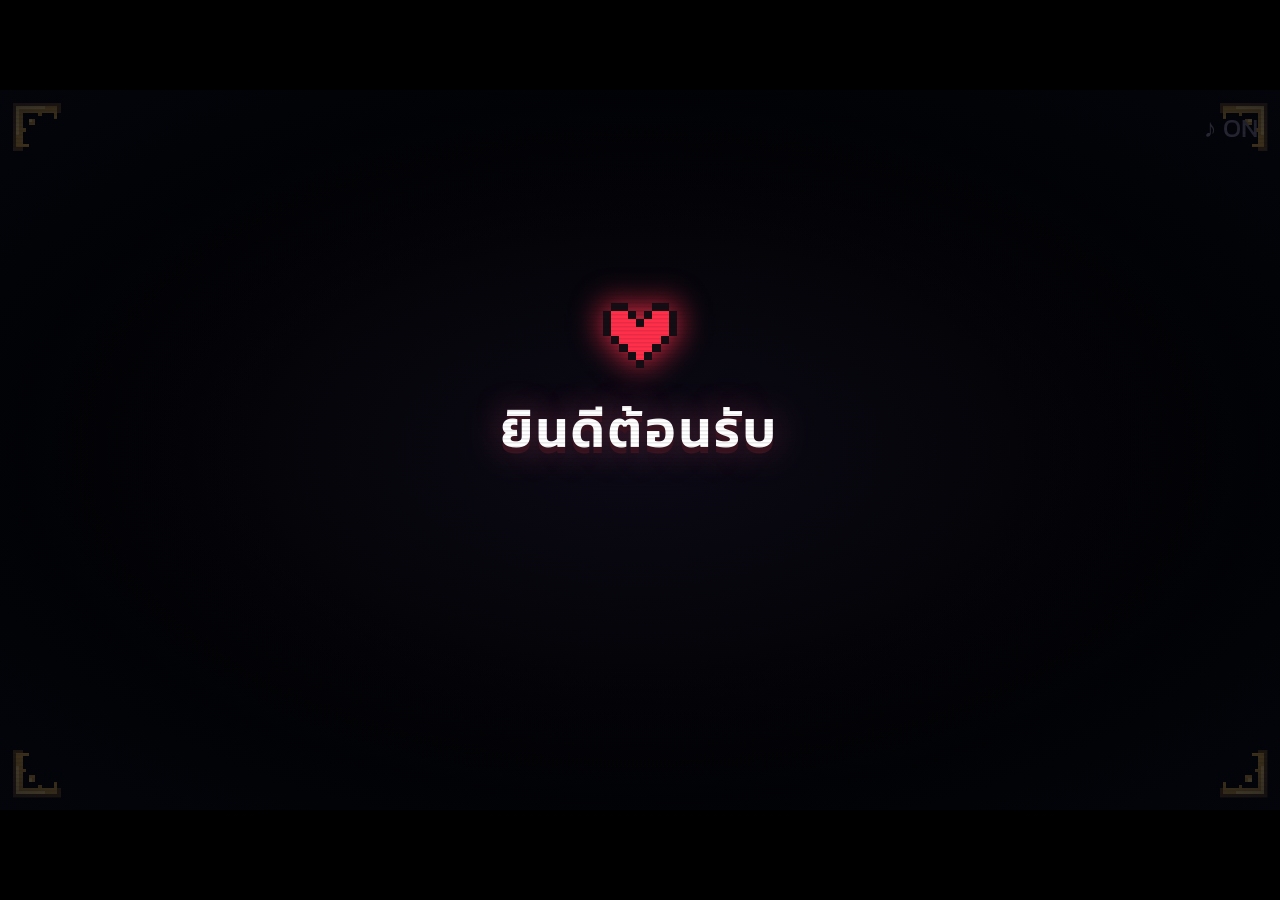
<file: index.html>
<!DOCTYPE html>
<html lang="th">
<head>
<meta charset="utf-8">
<meta name="viewport" content="width=device-width,initial-scale=1,maximum-scale=1,user-scalable=no">
<title>UNDERFALL — ครบรอบ 1 ปี 2 เดือน</title>
<link rel="preconnect" href="https://fonts.googleapis.com">
<link rel="preconnect" href="https://fonts.gstatic.com" crossorigin>
<link href="https://fonts.googleapis.com/css2?family=Kanit:wght@400;500;600&display=swap" rel="stylesheet">
<style>
  *{margin:0;padding:0;box-sizing:border-box}
  html,body{height:100%;background:#000;overflow:hidden;
    font-family:'Kanit','Tahoma','Leelawadee UI',sans-serif;
    -webkit-user-select:none;user-select:none;-webkit-tap-highlight-color:transparent;}
  #stage{position:fixed;inset:0;display:flex;align-items:center;justify-content:center;background:#000}
  #frame{position:relative;overflow:hidden;background:#000}
  #cv{position:absolute;inset:0;width:100%;height:100%;image-rendering:pixelated;image-rendering:crisp-edges}
  #ui{position:absolute;inset:0;pointer-events:none;overflow:hidden}

  /* ---------- crt / vignette ---------- */
  #crt{position:absolute;inset:0;pointer-events:none;z-index:60;
    background:repeating-linear-gradient(to bottom,rgba(0,0,0,.18) 0px,rgba(0,0,0,.18) 1px,rgba(0,0,0,0) 2px,rgba(0,0,0,0) 4px);
    opacity:.5;mix-blend-mode:multiply}
  #vig{position:absolute;inset:0;pointer-events:none;z-index:61;
    background:radial-gradient(ellipse at center,rgba(0,0,0,0) 42%,rgba(4,6,14,.82) 100%)}
  #fade{position:absolute;inset:0;pointer-events:none;z-index:70;background:#000;opacity:0;
    transition:opacity 1.2s linear}

  /* ---------- ornate corners ---------- */
  .corner{position:absolute;z-index:47;width:calc(var(--u)*17px);image-rendering:pixelated;
    opacity:0;transition:opacity 1s ease;pointer-events:none}
  .corner.on{opacity:.9}
  #cTL{left:calc(var(--u)*4px);top:calc(var(--u)*4px)}
  #cTR{right:calc(var(--u)*4px);top:calc(var(--u)*4px);transform:scaleX(-1)}
  #cBL{left:calc(var(--u)*4px);bottom:calc(var(--u)*4px);transform:scaleY(-1)}
  #cBR{right:calc(var(--u)*4px);bottom:calc(var(--u)*4px);transform:scale(-1,-1)}

  /* ---------- title ---------- */
  #title{position:absolute;inset:0;z-index:40;display:flex;flex-direction:column;
    align-items:center;justify-content:center;gap:calc(var(--u)*7px);
    background:radial-gradient(ellipse at center,#0b0a16 0%,#000 70%);transition:opacity .9s ease}
  #title.hide{opacity:0;pointer-events:none}
  #tHeart{width:calc(var(--u)*23px);image-rendering:pixelated;
    filter:drop-shadow(0 0 calc(var(--u)*5px) #ff2f4a);animation:beat 1.15s ease-in-out infinite}
  @keyframes beat{0%,100%{transform:scale(1)}12%{transform:scale(1.22)}26%{transform:scale(1)}38%{transform:scale(1.14)}}
  #tMain{color:#fff;font-size:calc(var(--u)*16px);font-weight:600;letter-spacing:calc(var(--u)*1px);
    text-shadow:0 calc(var(--u)*2px) 0 #3a1420, 0 0 calc(var(--u)*12px) rgba(255,110,150,.45)}
  #tSub{color:#c9c3d6;font-size:calc(var(--u)*8px);text-align:center;line-height:1.7;min-height:calc(var(--u)*14px)}
  #tPress{color:#ffd94a;font-size:calc(var(--u)*8.5px);opacity:0;animation:blink 1.25s steps(1) infinite;
    text-shadow:0 0 calc(var(--u)*7px) rgba(255,217,74,.55)}
  @keyframes blink{0%,49%{opacity:1}50%,100%{opacity:.15}}

  /* ---------- center narration ---------- */
  #center{position:absolute;left:50%;top:50%;transform:translate(-50%,-50%);z-index:35;
    width:86%;text-align:center;color:#fff;font-size:calc(var(--u)*11px);font-weight:500;line-height:1.75;
    opacity:0;transition:opacity .85s ease, letter-spacing .85s ease;letter-spacing:calc(var(--u)*.6px);
    text-shadow:0 calc(var(--u)*1.5px) 0 #000, 0 0 calc(var(--u)*14px) rgba(190,200,255,.4);white-space:pre-line}
  #center.on{opacity:1;letter-spacing:0}

  /* ---------- dialog box ---------- */
  #dlg{position:absolute;left:50%;bottom:calc(var(--u)*11px);transform:translateX(-50%) translateY(calc(var(--u)*8px));
    width:calc(var(--u)*352px);min-height:calc(var(--u)*62px);z-index:45;
    background:linear-gradient(180deg,#05060c 0%,#000 100%);
    border:calc(var(--u)*2.5px) solid #fff;
    padding:calc(var(--u)*7px);display:flex;gap:calc(var(--u)*8px);align-items:flex-start;
    opacity:0;pointer-events:none;transition:opacity .25s ease, transform .25s ease;
    box-shadow:0 0 calc(var(--u)*16px) rgba(120,160,255,.2), inset 0 0 calc(var(--u)*14px) rgba(60,90,160,.12)}
  #dlg.on{opacity:1;transform:translateX(-50%) translateY(0)}
  #dPort{width:calc(var(--u)*46px);height:calc(var(--u)*46px);flex:0 0 auto;
    image-rendering:pixelated;border:calc(var(--u)*1.5px) solid #46608f;
    box-shadow:0 0 calc(var(--u)*8px) rgba(90,150,220,.35)}
  #dBody{flex:1 1 auto;min-width:0;padding-top:calc(var(--u)*2px)}
  #dName{position:absolute;top:calc(var(--u)*-9px);right:calc(var(--u)*8px);
    background:#000;border:calc(var(--u)*2px) solid #ffd94a;color:#ffd94a;
    font-size:calc(var(--u)*8px);font-weight:600;line-height:1;
    padding:calc(var(--u)*2.5px) calc(var(--u)*6px);letter-spacing:calc(var(--u)*1px);
    text-shadow:0 0 calc(var(--u)*7px) rgba(255,217,74,.75)}
  #dText{color:#fff;font-size:calc(var(--u)*9.5px);line-height:1.6;min-height:calc(var(--u)*40px);
    text-shadow:0 calc(var(--u)*1px) 0 #000;white-space:pre-wrap;word-break:break-word}
  #dArrow{position:absolute;right:calc(var(--u)*8px);bottom:calc(var(--u)*4px);color:#fff;
    font-size:calc(var(--u)*8px);opacity:0;animation:blink .8s steps(1) infinite}
  #dArrow.on{opacity:1}

  /* ---------- choices ---------- */
  #choice{position:absolute;left:50%;bottom:calc(var(--u)*88px);transform:translateX(-50%);
    z-index:46;display:none;gap:calc(var(--u)*26px);align-items:center;justify-content:center}
  #choice.on{display:flex}
  .btn{position:relative;pointer-events:auto;cursor:pointer;
    background:#000;border:calc(var(--u)*2.5px) solid #fff;color:#fff;
    font-family:inherit;font-size:calc(var(--u)*11px);font-weight:600;
    padding:calc(var(--u)*7px) calc(var(--u)*24px) calc(var(--u)*7px) calc(var(--u)*30px);
    transition:all .12s linear;text-shadow:0 calc(var(--u)*1px) 0 #000}
  .btn .sel{position:absolute;left:calc(var(--u)*8px);top:50%;transform:translateY(-50%);
    width:calc(var(--u)*11px);image-rendering:pixelated;opacity:0;transition:opacity .1s}
  .btn.act{border-color:#ffd94a;color:#ffd94a;box-shadow:0 0 calc(var(--u)*14px) rgba(255,217,74,.4)}
  .btn.act .sel{opacity:1;animation:nudge .55s ease-in-out infinite alternate}
  @keyframes nudge{from{transform:translateY(-50%) translateX(0)}to{transform:translateY(-50%) translateX(calc(var(--u)*2px))}}

  /* ---------- prompts / hud ---------- */
  #prompt{position:absolute;left:50%;bottom:calc(var(--u)*26px);transform:translateX(-50%);z-index:44;
    color:#bfe6ff;font-size:calc(var(--u)*9px);opacity:0;transition:opacity .25s;
    background:rgba(0,4,12,.72);border:calc(var(--u)*1.5px) solid #6fbfe8;
    padding:calc(var(--u)*4px) calc(var(--u)*10px);text-shadow:0 0 calc(var(--u)*8px) rgba(120,200,255,.85)}
  #prompt.on{opacity:1;animation:blink 1s steps(1) infinite}
  #hud{position:absolute;left:calc(var(--u)*9px);top:calc(var(--u)*8px);z-index:44;color:#8d8aa0;
    font-size:calc(var(--u)*7px);line-height:1.6;opacity:0;transition:opacity .8s}
  #hud.on{opacity:.85}
  #endTip{position:absolute;left:50%;bottom:calc(var(--u)*22px);transform:translateX(-50%);z-index:72;
    color:#2e2e38;font-size:calc(var(--u)*7px);opacity:0;transition:opacity 2s}
  #endTip.on{opacity:1}

  /* ---------- touch pad ---------- */
  #pad{position:absolute;left:calc(var(--u)*10px);bottom:calc(var(--u)*10px);z-index:50;
    display:none;grid-template-columns:repeat(3,calc(var(--u)*26px));grid-template-rows:repeat(3,calc(var(--u)*26px));gap:calc(var(--u)*2px)}
  #pad.on{display:grid}
  .pk{pointer-events:auto;background:rgba(255,255,255,.09);border:calc(var(--u)*1.5px) solid rgba(255,255,255,.35);
    color:#fff;font-size:calc(var(--u)*9px);display:flex;align-items:center;justify-content:center;border-radius:calc(var(--u)*2px)}
  .pk:active{background:rgba(255,217,74,.35)}
  #padZ{position:absolute;right:calc(var(--u)*12px);bottom:calc(var(--u)*16px);z-index:50;display:none;
    pointer-events:auto;width:calc(var(--u)*40px);height:calc(var(--u)*40px);border-radius:50%;
    background:rgba(255,255,255,.09);border:calc(var(--u)*1.5px) solid rgba(255,255,255,.35);
    color:#fff;font-size:calc(var(--u)*10px);align-items:center;justify-content:center}
  #padZ.on{display:flex}
  #snd{position:absolute;right:calc(var(--u)*7px);top:calc(var(--u)*6px);z-index:55;pointer-events:auto;
    cursor:pointer;color:#6c6a7d;font-size:calc(var(--u)*8px);background:none;border:none;font-family:inherit}
  #snd:hover{color:#fff}
</style>
</head>
<body>
<div id="stage">
  <div id="frame">
    <canvas id="cv"></canvas>
    <div id="ui">
      <div id="center"></div>

      <div id="dlg">
        <img id="dPort" alt="">
        <div id="dBody"><div id="dText"></div></div>
        <div id="dName">???</div>
        <div id="dArrow">▼</div>
      </div>

      <div id="choice">
        <button class="btn" id="b0"><img class="sel" alt=""><span>เจ็บ</span></button>
        <button class="btn" id="b1"><img class="sel" alt=""><span>ไม่เจ็บ</span></button>
      </div>

      <div id="prompt">[ Z ] เก็บขวดแก้ว</div>
      <div id="hud"></div>

      <div id="pad">
        <div></div><div class="pk" data-k="w">W</div><div></div>
        <div class="pk" data-k="a">A</div><div></div><div class="pk" data-k="d">D</div>
        <div></div><div class="pk" data-k="s">S</div><div></div>
      </div>
      <div id="padZ">Z</div>

      <button id="snd" title="เปิด/ปิดเสียง (M)">♪ ON</button>

      <img class="corner" id="cTL" alt=""><img class="corner" id="cTR" alt="">
      <img class="corner" id="cBL" alt=""><img class="corner" id="cBR" alt="">

      <div id="title">
        <img id="tHeart" alt="">
        <div id="tMain"></div>
        <div id="tSub"></div>
        <div id="tPress">* กดปุ่มใดก็ได้ เพื่อเริ่ม *</div>
      </div>

      <div id="endTip">กด R เพื่อเริ่มใหม่</div>
      <div id="crt"></div>
      <div id="vig"></div>
      <div id="fade"></div>
    </div>
  </div>
</div>

<script>
(function(){
'use strict';

/* =========================================================
   0. SETUP
   ========================================================= */
const W = 400, H = 225;
const cv  = document.getElementById('cv');
const ctx = cv.getContext('2d');
cv.width = W; cv.height = H; ctx.imageSmoothingEnabled = false;

const lc = document.createElement('canvas'); lc.width = W; lc.height = H;
const lctx = lc.getContext('2d'); lctx.imageSmoothingEnabled = false;

const $ = id => document.getElementById(id);
const frame=$('frame'), centerEl=$('center'), dlg=$('dlg'), dName=$('dName'),
      dText=$('dText'), dArrow=$('dArrow'), dPort=$('dPort'), choiceEl=$('choice'),
      b0=$('b0'), b1=$('b1'), promptEl=$('prompt'), hudEl=$('hud'),
      titleEl=$('title'), tMain=$('tMain'), tSub=$('tSub'), tPress=$('tPress'),
      fadeEl=$('fade'), padEl=$('pad'), padZ=$('padZ'), sndBtn=$('snd'),
      endTip=$('endTip'), tHeart=$('tHeart');

function resize(){
  const s = Math.min(window.innerWidth / W, window.innerHeight / H);
  frame.style.width  = (W*s)+'px';
  frame.style.height = (H*s)+'px';
  document.documentElement.style.setProperty('--u', s);
}
addEventListener('resize', resize); resize();

const wait  = ms => new Promise(r => setTimeout(r, ms));
const clamp = (v,a,b) => v<a?a:(v>b?b:v);
const lerp  = (a,b,t) => a+(b-a)*t;
function mulberry32(a){return function(){a|=0;a=a+0x6D2B79F5|0;let t=Math.imul(a^a>>>15,1|a);t=t+Math.imul(t^t>>>7,61|t)^t;return((t^t>>>14)>>>0)/4294967296}}
const rnd = mulberry32(20240614);
const rr  = (a,b) => a + rnd()*(b-a);

/* ความมืดพื้นฐานของแมพ — ยิ่งเข้าใกล้ 1 ยิ่งมืดสนิท (ปรับตรงนี้ได้ถ้าอยากให้สว่าง/มืดกว่านี้) */
const AMBIENT = 0.952;

/* =========================================================
   1. PIXEL DRAWING HELPERS
   ========================================================= */
function pxEllipse(g, cx, cy, rx, ry, col){
  g.fillStyle = col;
  const R = Math.round(ry);
  for(let y=-R; y<=R; y++){
    const t = 1 - (y*y)/(ry*ry);
    if(t <= 0) continue;
    const w = Math.round(rx*Math.sqrt(t));
    if(w <= 0) continue;
    g.fillRect(Math.round(cx-w), Math.round(cy+y), w*2, 1);
  }
}
function pxPoly(g, pts, col){
  let minY=1e9, maxY=-1e9;
  for(const p of pts){ if(p[1]<minY)minY=p[1]; if(p[1]>maxY)maxY=p[1]; }
  g.fillStyle = col;
  for(let y=Math.floor(minY); y<=Math.ceil(maxY); y++){
    const xs=[];
    for(let i=0;i<pts.length;i++){
      const a=pts[i], b=pts[(i+1)%pts.length];
      if((a[1]<=y && b[1]>y) || (b[1]<=y && a[1]>y))
        xs.push(a[0] + (y-a[1])/(b[1]-a[1])*(b[0]-a[0]));
    }
    xs.sort((p,q)=>p-q);
    for(let i=0;i+1<xs.length;i+=2){
      const x0=Math.round(xs[i]), x1=Math.round(xs[i+1]);
      if(x1>x0) g.fillRect(x0,y,x1-x0,1);
    }
  }
}
function newCv(w,h){ const c=document.createElement('canvas'); c.width=w; c.height=h;
  const g=c.getContext('2d'); g.imageSmoothingEnabled=false; return [c,g]; }

/* ordered-dither tiles (Bayer 4x4) — ใช้ทำแสงแบบพิกเซลจริงๆ ไม่ใช่ gradient เนียน */
const BAYER = [0,8,2,10, 12,4,14,6, 3,11,1,9, 15,7,13,5];
function makeDither(lv, R, G, B){
  const [c,g] = newCv(4,4);
  const d = g.createImageData(4,4);
  for(let i=0;i<16;i++){
    if(BAYER[i] < lv){ d.data[i*4]=R; d.data[i*4+1]=G; d.data[i*4+2]=B; d.data[i*4+3]=255; }
  }
  g.putImageData(d,0,0);
  return c;
}
const DITHER_TILE = [], DITHER_DARK = [];
for(let lv=0; lv<=16; lv++){
  DITHER_TILE.push(makeDither(lv, 255,255,255));   // ใช้เจาะแสง (destination-out)
  DITHER_DARK.push(makeDither(lv, 4,6,12));        // ใช้ทาความมืดจริงๆ
}
const LPAT = DITHER_TILE.map(c => lctx.createPattern(c,'repeat'));
const BPAT = DITHER_TILE.map(c => ctx.createPattern(c,'repeat'));

/* =========================================================
   2. CHARACTER SPRITES
   ========================================================= */
const PAL = {
  k:'#140d14', H:'#eae7ee', h:'#b7b2c4', S:'#f6d2b3', s:'#d9a98c',
  E:'#3fc9b0', B:'#5d3123', b:'#3c1d15', G:'#e5b356',
  D:'#932f2f', d:'#601b1d', L:'#2b2330', O:'#6d4527', R:'#ff2f4a'
};
function buildSprite(rows, pal){
  const w = rows[0].length, h = rows.length;
  const [c,x] = newCv(w,h);
  const img = x.createImageData(w,h);
  for(let j=0;j<h;j++) for(let i=0;i<w;i++){
    const col = pal[rows[j][i]];
    if(!col) continue;
    const o = (j*w+i)*4;
    img.data[o  ] = parseInt(col.slice(1,3),16);
    img.data[o+1] = parseInt(col.slice(3,5),16);
    img.data[o+2] = parseInt(col.slice(5,7),16);
    img.data[o+3] = 255;
  }
  x.putImageData(img,0,0);
  return c;
}
function flipH(src){
  const [c,x] = newCv(src.width, src.height);
  x.translate(src.width,0); x.scale(-1,1); x.drawImage(src,0,0);
  return c;
}

const HAT_F = ['................','.......kkk......','......kBBBk.....','.....kBBBBBk....',
'....kBBBBBBBk...','...kGGGGGGGGGk..','..kBBBBBBBBBBBk.','.kkkkkkkkkkkkkk.'];
const FACE_F = ['....kHHHHHHk....','...kHHHHHHHHk...','...kHSSSSSSHk...',
'...kHSESSEsHk...','...kHSSSSSSHk...','....kHSSSSHk....'];
const FACE_B = ['....kHHHHHHk....','...kHHHHHHHHk...','...kHHHHHHHHk...',
'...kHHHHHHHHk...','...kHHHHHHHHk...','....kHHHHHHk....'];
const BODY_F = ['..kHHkDDDDkHHk..','..kHHkDGGDkHHk..','..kHkDDDDDDkHk..','...kDDDDDDDDk...',
'...kDdDDDDdDk...','...kDDDDDDDDk...','..kDDDDDDDDDDk..','..kddddddddddk..'];
const BODY_B = ['..kHHkDDDDkHHk..','..kHHkDDDDkHHk..','..kHkDDDDDDkHk..','...kDDDDDDDDk...',
'...kDDDDDDDDk...','...kDDDDDDDDk...','..kDDDDDDDDDDk..','..kddddddddddk..'];
const LEGS_F = [
['...kLLkkkkLLk...','...kLLk..kLLk...','...kOOk..kOOk...','...kkkk..kkkk...'],
['...kLLkkkkLLk...','...kLLkkkkLLk...','...kOOkkkkOOk...','...kkkkkkkkkk...']];
const HAT_S = ['................','......kkk.......','.....kBBBk......','....kBBBBBk.....',
'...kBBBBBBBk....','..kGGGGGGGGGk...','.kBBBBBBBBBBBk..','.kkkkkkkkkkkkk..'];
const FACE_S = ['...kHHHHHHk.....','..kHHHHHHHHk....','..kHHHSSSSk.....',
'..kHHHSESSk.....','..kHHHSSSSk.....','...kHHSSSk......'];
const BODY_S = ['..kHHkDDDDk.....','..kHHkDDDDk.....','...kHkDDDDk.....','....kDDDDDk.....',
'....kDdDDDk.....','....kDDDDDk.....','...kDDDDDDDk....','...kdddddddk....'];
const LEGS_S = [
['....kLLLLk......','....kLLkLLk.....','....kOOkOOk.....','....kkkkkkk.....'],
['....kLLLLk......','....kLLLLk......','...kOOkOOOk.....','...kkkkkkkk.....']];

const asm = (a,b,c,d) => a.concat(b,c,d);
const SPR = {
  front: [0,1].map(i => buildSprite(asm(HAT_F, FACE_F, BODY_F, LEGS_F[i]), PAL)),
  back : [0,1].map(i => buildSprite(asm(HAT_F, FACE_B, BODY_B, LEGS_F[i]), PAL)),
  right: [0,1].map(i => buildSprite(asm(HAT_S, FACE_S, BODY_S, LEGS_S[i]), PAL))
};
SPR.left = SPR.right.map(flipH);

/* ---------------------------------------------------------------
   HERO — ใช้สไปรท์ PNG 24x32 จาก assets/sprites/night-witch ถ้าโหลดได้
   ถ้าโหลดไม่ได้ (เปิดแบบ file:// บางเบราว์เซอร์ / ไม่มีโฟลเดอร์ assets)
   จะถอยไปใช้ตัวที่วาดด้วยโค้ด 16x26 อัตโนมัติ เกมไม่พัง
   --------------------------------------------------------------- */
const HERO = {
  w:16, h:26, ready:false,
  seq:[0,1,0,2],                    // idle → ก้าวซ้าย → idle → ก้าวขวา
  img:{
    front:[SPR.front[0], SPR.front[1], SPR.front[1]],
    back :[SPR.back[0],  SPR.back[1],  SPR.back[1]],
    left :[SPR.left[0],  SPR.left[1],  SPR.left[1]],
    right:[SPR.right[0], SPR.right[1], SPR.right[1]]
  }
};
(function loadHeroArt(){
  const DIRS=['front','back','left','right'], POSE=['idle','walk','walk2'];
  const base='assets/sprites/night-witch/night-witch-';
  const next={front:[],back:[],left:[],right:[]};
  let pending=DIRS.length*POSE.length, dead=false;
  DIRS.forEach(d => POSE.forEach((pz,i) => {
    const im=new Image();
    im.onload  = () => { next[d][i]=im; if(--pending===0 && !dead){
      HERO.img=next; HERO.w=24; HERO.h=32; HERO.ready=true; } };
    im.onerror = () => { dead=true; };
    im.src = base + d + '-' + pz + '-24x32.png';
  }));
})();

const HEART = buildSprite(['.kk...kk.','kRRk.kRRk','kRRRkRRRk','kRRRRRRRk',
'.kRRRRRk.','..kRRRk..','...kRk...','....k....'], PAL);
const heartURL = HEART.toDataURL();
tHeart.src = heartURL;
document.querySelectorAll('.sel').forEach(im => im.src = heartURL);

/* ---- ??? portrait : เงาคนในฮู้ดกับดวงตาเรืองแสง ---- */
(function buildPortrait(){
  const [c,g] = newCv(46,46);
  g.fillStyle = '#070a14'; g.fillRect(0,0,46,46);
  for(let i=0;i<70;i++){ g.fillStyle='rgba(60,90,150,0.10)';
    g.fillRect((rnd()*46)|0, (rnd()*46)|0, 1, 1); }
  pxEllipse(g, 23, 44, 20, 14, '#0d1122');
  pxEllipse(g, 23, 26, 15, 16, '#10101f');   // hood outline
  pxEllipse(g, 23, 26, 13, 14, '#191330');   // hood
  pxEllipse(g, 23, 28, 10, 11, '#05060c');   // face void
  pxEllipse(g, 23, 20, 14, 7,  '#1d1638');   // hood brim
  g.fillStyle = '#8fe4ff';
  g.fillRect(17,27,4,2); g.fillRect(25,27,4,2);
  g.fillStyle = '#ffffff';
  g.fillRect(18,27,2,1); g.fillRect(26,27,2,1);
  g.fillStyle = 'rgba(120,200,255,0.16)';
  g.fillRect(14,24,8,8); g.fillRect(24,24,8,8);
  g.fillStyle = 'rgba(150,120,255,0.13)';
  for(let i=0;i<12;i++) g.fillRect((rnd()*46)|0, 30+(rnd()*14)|0, 1+(rnd()*2|0), 1);
  g.strokeStyle='rgba(120,160,230,0.25)'; g.lineWidth=1; g.strokeRect(0.5,0.5,45,45);
  dPort.src = c.toDataURL();
})();

/* ---- ornate corner ornament ---- */
(function buildCorner(){
  const [c,g] = newCv(17,17);
  const G1='#c99a3f', G2='#f0cf7a', DK='#5c3f1c';
  g.fillStyle=DK; g.fillRect(0,0,15,3); g.fillRect(0,0,3,15);
  g.fillStyle=G1; g.fillRect(1,1,13,2); g.fillRect(1,1,2,13);
  g.fillStyle=G2; g.fillRect(1,1,9,1); g.fillRect(1,1,1,9);
  g.fillStyle=G1; g.fillRect(5,5,2,2); g.fillRect(8,3,1,1); g.fillRect(3,8,1,1);
  g.fillStyle=G2; g.fillRect(5,5,1,1);
  g.fillStyle=G1; g.fillRect(13,1,1,4); g.fillRect(1,13,4,1);
  const u=c.toDataURL();
  ['cTL','cTR','cBL','cBR'].forEach(id => $(id).src = u);
})();

/* =========================================================
   3. SCENERY SPRITES (pre-rendered)
   ========================================================= */
const TREE_TONE = [
  {out:'#080f0b', dk:'#13291b', md:'#1b3c25', lt:'#244f2f', hl:'#2f6c3c', tr:'#2a1d13', trl:'#3d2b1c', tro:'#0f0a07'},
  {out:'#06100d', dk:'#102a22', md:'#173a2e', lt:'#1f4d3c', hl:'#2a6f55', tr:'#25201a', trl:'#362d22', tro:'#0b0908'},
  {out:'#0a0d08', dk:'#1a2216', md:'#232e1c', lt:'#2e3b24', hl:'#3d4d2f', tr:'#302418', trl:'#443422', tro:'#100b07'}
];
function buildTree(seed){
  const R = mulberry32(seed*7919+13);
  const TW=46, TH=62, cx=TW/2, base=TH-2;
  const [c,g] = newCv(TW,TH);
  const P = TREE_TONE[seed % 3];
  const tw = 6 + ((R()*3)|0);
  const th = 20 + ((R()*8)|0);
  g.fillStyle=P.tro; g.fillRect(cx-tw/2-1, base-th, tw+2, th);
  g.fillStyle=P.tr;  g.fillRect(cx-tw/2,   base-th, tw,   th-1);
  g.fillStyle=P.trl; g.fillRect(cx-tw/2,   base-th, 2,    th-1);
  g.fillStyle=P.tr;
  g.fillRect(cx-tw/2-3, base-4, 3, 3); g.fillRect(cx+tw/2, base-4, 3, 3);
  g.fillStyle=P.tro;
  g.fillRect(cx-tw/2-4, base-2, 4, 2); g.fillRect(cx+tw/2, base-2, 4, 2);

  const blobs=[], top = base - th - 6, n = 5;
  blobs.push({x:cx, y:top, rx:13+R()*4, ry:10+R()*3});
  for(let i=0;i<n;i++){
    const a = (i/n)*6.283 + R()*0.6;
    const d = 8 + R()*5;
    blobs.push({x:cx+Math.cos(a)*d, y:top+Math.sin(a)*d*0.6, rx:8+R()*4, ry:6+R()*3});
  }
  for(const b of blobs) pxEllipse(g, b.x, b.y, b.rx+1.2, b.ry+1.2, P.out);
  for(const b of blobs) pxEllipse(g, b.x, b.y, b.rx, b.ry, P.dk);
  for(const b of blobs) pxEllipse(g, b.x-1, b.y-2, b.rx*0.76, b.ry*0.68, P.md);
  for(const b of blobs) pxEllipse(g, b.x-2, b.y-3.5, b.rx*0.40, b.ry*0.36, P.lt);
  g.fillStyle = P.hl;
  for(let i=0;i<14;i++){
    const b = blobs[(R()*blobs.length)|0];
    g.fillRect((b.x-b.rx*0.6+R()*b.rx*0.9)|0, (b.y-b.ry*0.7+R()*b.ry*0.8)|0, 1, 1);
  }
  return {cv:c, ax:cx, ay:base};
}
function buildBush(seed){
  const R = mulberry32(seed*104729+7);
  const [c,g] = newCv(26,18);
  const P = TREE_TONE[seed % 3];
  const blobs = [
    {x:13, y:12, rx:10+R()*2, ry:5+R()*2},
    {x: 8, y:13, rx: 6+R()*2, ry:4+R()*1},
    {x:18, y:13, rx: 6+R()*2, ry:4+R()*1}];
  for(const b of blobs) pxEllipse(g,b.x,b.y,b.rx+1,b.ry+1,P.out);
  for(const b of blobs) pxEllipse(g,b.x,b.y,b.rx,b.ry,P.dk);
  for(const b of blobs) pxEllipse(g,b.x-1,b.y-1.5,b.rx*0.7,b.ry*0.6,P.md);
  g.fillStyle=P.hl;
  for(let i=0;i<7;i++) g.fillRect((3+R()*20)|0, (7+R()*6)|0, 1, 1);
  return {cv:c, ax:13, ay:17};
}
function buildRock(seed){
  const R = mulberry32(seed*15485863+3);
  const w = 12+((R()*10)|0), h = 8+((R()*6)|0);
  const [c,g] = newCv(w+4, h+5);
  const cx=(w+4)/2, cy=h+1;
  pxEllipse(g, cx, cy, w/2+1, h/2+1, '#0d1018');
  pxEllipse(g, cx, cy, w/2,   h/2,   '#2b3040');
  pxEllipse(g, cx-1, cy-1.5, w/2*0.7, h/2*0.6, '#3b4256');
  pxEllipse(g, cx-2, cy-2.5, w/2*0.34, h/2*0.3, '#4c556d');
  g.fillStyle='#1d4a2e';
  for(let i=0;i<4;i++) g.fillRect((2+R()*w)|0, (cy+h/2-2+R()*2)|0, 1+(R()*2|0), 1);
  return {cv:c, ax:cx, ay:h+3};
}
function buildCrystal(seed){
  const R = mulberry32(seed*32452843+11);
  const [c,g] = newCv(24,30);
  pxEllipse(g, 12, 27, 10, 4, '#171233');   // rubble base
  pxEllipse(g, 12, 26, 8, 3, '#241b46');
  const hue = R() < 0.5;
  const C = hue
    ? {o:'#123a52', d:'#1d6b8e', m:'#38b6d6', l:'#9df0ff'}
    : {o:'#3a1552', d:'#6b2a9e', m:'#a95ede', l:'#f0c6ff'};
  function shard(x, y, w, hgt){
    const p = [[x,y-hgt],[x+w,y-hgt*0.62],[x+w,y],[x,y+2],[x-w,y],[x-w,y-hgt*0.62]];
    pxPoly(g, p.map(q=>[q[0],q[1]]), C.o);
    pxPoly(g, [[x,y-hgt+1],[x+w-1,y-hgt*0.6],[x+w-1,y-1],[x,y+1],[x-w+1,y-1],[x-w+1,y-hgt*0.6]], C.d);
    pxPoly(g, [[x,y-hgt+2],[x+w-2,y-hgt*0.55],[x,y-1],[x-w+2,y-hgt*0.55]], C.m);
    g.fillStyle = C.l;
    g.fillRect(x-1, y-hgt+3, 1, (hgt*0.55)|0);
    g.fillRect(x, y-hgt+2, 1, 2);
  }
  shard(12, 26, 5, 18);
  shard(6,  27, 3, 10);
  shard(18, 27, 3, 12);
  return {cv:c, ax:12, ay:29, glow:hue?'#6fd8ff':'#c79bff'};
}
function buildDeer(){
  const [c,g] = newCv(34,38);
  const CORE='#eafffb', MID='#86ecd7', EDGE='#2f9e89';
  g.fillStyle=EDGE;
  [[9,22],[13,22],[21,22],[25,22]].forEach(p => g.fillRect(p[0], p[1], 2, 13));
  pxEllipse(g, 17, 20, 9, 5.5, EDGE);
  pxEllipse(g, 17, 19, 8, 4.5, MID);
  pxEllipse(g, 16, 18, 5, 2.5, CORE);
  pxPoly(g, [[23,17],[27,9],[29,10],[25,18]], EDGE);
  pxPoly(g, [[24,16],[27,10],[28,10.5],[25,17]], MID);
  pxEllipse(g, 28, 8, 4, 2.6, EDGE);
  pxEllipse(g, 28, 8, 3, 1.8, MID);
  pxEllipse(g, 29, 7.5, 1.4, 0.9, CORE);
  g.fillStyle = MID;
  const antler = [[27,6,27,1],[27,1,24,0],[27,3,24,2],[29,6,31,1],[31,1,33,1],[30,3,32,2]];
  for(const [x0,y0,x1,y1] of antler){
    const st = Math.max(Math.abs(x1-x0), Math.abs(y1-y0)) || 1;
    for(let i=0;i<=st;i++) g.fillRect(Math.round(lerp(x0,x1,i/st)), Math.round(lerp(y0,y1,i/st)), 1, 1);
  }
  g.fillStyle = CORE;
  for(let i=0;i<10;i++) g.fillRect((8+rnd()*18)|0, (14+rnd()*10)|0, 1, 1);
  return {cv:c, ax:17, ay:35};
}

const TREES_SPR   = [0,1,2,3,4,5].map(buildTree);
const BUSH_SPR    = [0,1,2].map(buildBush);
const ROCK_SPR    = [0,1,2].map(buildRock);
const CRYSTAL_SPR = [0,1,2].map(buildCrystal);
const DEER_SPR    = buildDeer();

/* =========================================================
   4. AUDIO
   ========================================================= */
const A = { ac:null, master:null, musicGain:null, muted:false, noiseBuf:null,
            windSrc:null, windGain:null, musicTimer:null };
function initAudio(){
  if(A.ac) return;
  const AC = window.AudioContext || window.webkitAudioContext;
  if(!AC) return;
  A.ac = new AC();
  A.master = A.ac.createGain(); A.master.gain.value = 0.55; A.master.connect(A.ac.destination);
  A.musicGain = A.ac.createGain(); A.musicGain.gain.value = 0.30; A.musicGain.connect(A.master);
  const len = A.ac.sampleRate * 2;
  A.noiseBuf = A.ac.createBuffer(1, len, A.ac.sampleRate);
  const d = A.noiseBuf.getChannelData(0);
  for(let i=0;i<len;i++) d[i] = Math.random()*2-1;
}
function tone(freq, dur, type, vol, dest, slideTo){
  if(!A.ac || A.muted) return;
  const o=A.ac.createOscillator(), g=A.ac.createGain();
  o.type = type||'square'; o.frequency.value = freq;
  if(slideTo) o.frequency.exponentialRampToValueAtTime(Math.max(20,slideTo), A.ac.currentTime+dur);
  g.gain.setValueAtTime(0.0001, A.ac.currentTime);
  g.gain.exponentialRampToValueAtTime(vol||0.12, A.ac.currentTime+0.012);
  g.gain.exponentialRampToValueAtTime(0.0001, A.ac.currentTime+dur);
  o.connect(g); g.connect(dest||A.master);
  o.start(); o.stop(A.ac.currentTime+dur+0.02);
}
function noise(dur, vol, freq, q){
  if(!A.ac || A.muted) return;
  const s=A.ac.createBufferSource(); s.buffer=A.noiseBuf;
  const f=A.ac.createBiquadFilter(); f.type='bandpass'; f.frequency.value=freq||800; f.Q.value=q||1;
  const g=A.ac.createGain();
  g.gain.setValueAtTime(vol||0.15, A.ac.currentTime);
  g.gain.exponentialRampToValueAtTime(0.0001, A.ac.currentTime+dur);
  s.connect(f); f.connect(g); g.connect(A.master); s.start(); s.stop(A.ac.currentTime+dur);
}
let blipN=0;
function blip(){ tone(560 + (blipN++%3)*70, 0.045, 'square', 0.045); }
function sfxThud(){ tone(150,0.55,'sine',0.35,null,32); noise(0.6,0.30,300,0.7); noise(0.9,0.14,900,0.5); }
function sfxSparkle(){ const b=880+Math.random()*260; tone(b,0.18,'triangle',0.05); setTimeout(()=>tone(b*1.5,0.16,'triangle',0.04),70); }
function sfxHeal(){ [523,659,784,1046].forEach((f,i)=>setTimeout(()=>tone(f,0.5,'sine',0.09),i*160)); }
function sfxPickup(){ [659,784,988,1318,1568].forEach((f,i)=>setTimeout(()=>tone(f,0.45,'triangle',0.11),i*95)); }
function sfxBarrier(){ tone(220,0.22,'sawtooth',0.05,null,150); noise(0.2,0.06,1600,3); }
function sfxSelect(){ tone(680,0.07,'square',0.07); }
function sfxDeer(){ [392,523,659,784].forEach((f,i)=>setTimeout(()=>tone(f,1.6,'sine',0.045),i*260)); }
function windStart(){
  if(!A.ac || A.windSrc) return;
  const s=A.ac.createBufferSource(); s.buffer=A.noiseBuf; s.loop=true;
  const f=A.ac.createBiquadFilter(); f.type='lowpass'; f.frequency.value=520;
  const g=A.ac.createGain(); g.gain.value=0.0001;
  g.gain.exponentialRampToValueAtTime(0.20, A.ac.currentTime+2.2);
  s.connect(f); f.connect(g); g.connect(A.master); s.start();
  A.windSrc=s; A.windGain=g;
}
function windStop(){
  if(!A.windGain) return;
  A.windGain.gain.exponentialRampToValueAtTime(0.0001, A.ac.currentTime+0.5);
  const s=A.windSrc; setTimeout(()=>{try{s.stop()}catch(e){}}, 700);
  A.windSrc=null; A.windGain=null;
}
const MELODY = [0,3,7,10,7,3,5,3, 0,3,7,12,10,7,3,-2];
let mi=0;
function musicTick(){
  if(!A.ac || A.muted) return;
  const root = 196, n = MELODY[mi % MELODY.length], f = root * Math.pow(2, n/12);
  tone(f*2, 1.5, 'triangle', 0.055, A.musicGain);
  if(mi % 8 === 0) tone(f/2, 3.4, 'sine', 0.075, A.musicGain);
  if(mi % 4 === 2) tone(f*3, 0.9, 'sine', 0.02, A.musicGain);
  mi++;
}
function musicStart(){ if(A.musicTimer) return; musicTick(); A.musicTimer=setInterval(musicTick, 760); }
sndBtn.onclick = e => { e.stopPropagation(); toggleMute(); };
function toggleMute(){
  A.muted = !A.muted;
  if(A.master) A.master.gain.value = A.muted ? 0 : 0.55;
  sndBtn.textContent = A.muted ? '♪ OFF' : '♪ ON';
}

/* =========================================================
   5. INPUT
   ========================================================= */
const keys = Object.create(null);
let anyKeyHit = false;
let advanceResolve = null, typing = false, skipTyping = false;
let choiceOpen = false, choiceIdx = 0, choiceResolve = null;

function onAdvance(){
  if(!A.ac) initAudio();
  if(choiceOpen){ pickChoice(choiceIdx); return; }
  if(typing){ skipTyping = true; return; }
  if(state.nearBottle && !state.hasBottle && state.canMove){ doPickup(); return; }
  if(advanceResolve){ const r=advanceResolve; advanceResolve=null; r(); }
}
function waitAdvance(){ return new Promise(r => advanceResolve = r); }
function holdOrSkip(ms){
  return new Promise(r => {
    let done=false;
    const fin = () => { if(done) return; done=true; clearTimeout(t); if(advanceResolve===fin) advanceResolve=null; r(); };
    const t = setTimeout(fin, ms);
    advanceResolve = fin;
  });
}
addEventListener('keydown', e => {
  const k = e.key.toLowerCase();
  keys[k] = true; anyKeyHit = true;
  if(k===' '||k==='arrowup'||k==='arrowdown'||k==='arrowleft'||k==='arrowright') e.preventDefault();
  if(k==='m'){ toggleMute(); return; }
  if(k==='r' && state.scene==='end'){ location.reload(); return; }
  if(choiceOpen){
    if(k==='a'||k==='arrowleft')  moveChoice(-1);
    if(k==='d'||k==='arrowright') moveChoice(1);
  }
  if(k==='z'||k==='x'||k==='e'||k==='enter'||k===' ') onAdvance();
});
addEventListener('keyup', e => { keys[e.key.toLowerCase()] = false; });
addEventListener('blur', () => { for(const k in keys) keys[k]=false; });

$('ui').addEventListener('pointerdown', e => {
  if(e.target.closest('.btn') || e.target.closest('#pad') || e.target.closest('#snd') || e.target.id==='padZ') return;
  anyKeyHit = true; onAdvance();
});
padZ.addEventListener('pointerdown', e => { e.preventDefault(); anyKeyHit=true; onAdvance(); });
padEl.querySelectorAll('.pk').forEach(el => {
  const k = el.dataset.k;
  const on  = e => { e.preventDefault(); keys[k]=true; };
  const off = e => { e.preventDefault(); keys[k]=false; };
  el.addEventListener('pointerdown', on);
  ['pointerup','pointerleave','pointercancel'].forEach(ev => el.addEventListener(ev, off));
});
if(matchMedia('(pointer: coarse)').matches){ padEl.classList.add('on'); padZ.classList.add('on'); }

/* =========================================================
   6. TEXT ENGINE
   ========================================================= */
const COMBINING = /[ัิ-ฺ็-๎̀-ͯ]/;
function graphemes(str){
  const out=[];
  for(const ch of str){
    if(out.length && COMBINING.test(ch)) out[out.length-1] += ch;
    else out.push(ch);
  }
  return out;
}
async function say(text, opt){
  opt = opt || {};
  dlg.classList.add('on');
  dName.textContent = opt.name || '???';
  dArrow.classList.remove('on');
  const g = graphemes('* ' + text);
  let buf = '';
  typing = true; skipTyping = false;
  dText.textContent = '';
  for(let i=0;i<g.length;i++){
    if(skipTyping){ buf = g.join(''); break; }
    buf += g[i];
    dText.textContent = buf;
    if(g[i].trim()) blip();
    await wait(opt.speed || 34);
  }
  dText.textContent = g.join('');
  typing = false; skipTyping = false;
  dArrow.classList.add('on');
  await waitAdvance();
  dArrow.classList.remove('on');
}
function hideDlg(){ dlg.classList.remove('on'); }
async function narrate(text, hold){
  centerEl.textContent = text;
  centerEl.classList.add('on');
  await holdOrSkip(hold || (1400 + graphemes(text).length * 55));
  centerEl.classList.remove('on');
  await wait(760);
}
function renderChoice(){ b0.classList.toggle('act', choiceIdx===0); b1.classList.toggle('act', choiceIdx===1); }
function moveChoice(d){
  const n = clamp(choiceIdx + d, 0, 1);
  if(n!==choiceIdx){ choiceIdx=n; renderChoice(); sfxSelect(); }
}
function pickChoice(i){
  if(!choiceOpen) return;
  choiceOpen = false; choiceEl.classList.remove('on'); sfxSelect();
  const r = choiceResolve; choiceResolve = null;
  if(r) r(i);
}
b0.addEventListener('pointerdown', e=>{e.stopPropagation(); choiceIdx=0; renderChoice(); pickChoice(0);});
b1.addEventListener('pointerdown', e=>{e.stopPropagation(); choiceIdx=1; renderChoice(); pickChoice(1);});
b0.addEventListener('pointerenter', ()=>{ if(choiceOpen && choiceIdx!==0){choiceIdx=0;renderChoice();sfxSelect();} });
b1.addEventListener('pointerenter', ()=>{ if(choiceOpen && choiceIdx!==1){choiceIdx=1;renderChoice();sfxSelect();} });
function askChoice(){
  choiceIdx = 0; renderChoice(); choiceEl.classList.add('on'); choiceOpen = true;
  return new Promise(r => choiceResolve = r);
}

/* =========================================================
   7. WORLD DATA
   ========================================================= */
const MAPR = 430;
const trees=[], bushes=[], rocks=[], crystals=[], flowers=[], fireflies=[], slabs=[];

const bAng = rr(0.4, 1.2);
const BOTTLE = { x: Math.cos(bAng)*312, y: Math.sin(bAng)*298, t:0 };

(function genWorld(){
  function place(arr, x, y, spr){ arr.push({x, y, spr}); }

  // ต้นไม้ล้อมขอบแมพ = กำแพงที่เข้าไปไม่ได้
  for(let i=0;i<130;i++){
    const a = (i/130)*Math.PI*2 + rr(-0.025,0.025);
    const r = MAPR + rr(0, 52);
    place(trees, Math.cos(a)*r, Math.sin(a)*r, (rnd()*6)|0);
  }
  for(let i=0;i<48;i++){
    const a = rnd()*Math.PI*2, r = MAPR - rr(4, 50);
    place(trees, Math.cos(a)*r, Math.sin(a)*r, (rnd()*6)|0);
  }
  for(let i=0;i<34;i++){
    const a=rnd()*Math.PI*2, r=rr(115, MAPR-75);
    const x=Math.cos(a)*r, y=Math.sin(a)*r;
    if(Math.hypot(x-BOTTLE.x, y-BOTTLE.y) < 80) continue;
    place(trees, x, y, (rnd()*6)|0);
  }
  for(let i=0;i<70;i++){
    const a=rnd()*Math.PI*2, r=Math.sqrt(rnd())*(MAPR-20);
    place(bushes, Math.cos(a)*r, Math.sin(a)*r, (rnd()*3)|0);
  }
  for(let i=0;i<42;i++){
    const a=rnd()*Math.PI*2, r=Math.sqrt(rnd())*(MAPR-18);
    place(rocks, Math.cos(a)*r, Math.sin(a)*r, (rnd()*3)|0);
  }
  // ผลึกคริสตัลเกาะตามขอบ — ของแปลกปลอมที่ทำให้ ??? เข้ามาไม่ได้
  for(let i=0;i<26;i++){
    const a=(i/26)*Math.PI*2 + rr(-0.08,0.08), r=MAPR - rr(2,16);
    place(crystals, Math.cos(a)*r, Math.sin(a)*r, (rnd()*3)|0);
  }
  for(let i=0;i<5;i++){
    const a=rnd()*Math.PI*2, r=rr(150, MAPR-90);
    place(crystals, Math.cos(a)*r, Math.sin(a)*r, (rnd()*3)|0);
  }
  // แผ่นหินเก่าๆ กระจายเป็นทาง
  for(let i=0;i<64;i++){
    const a=rnd()*Math.PI*2, r=Math.sqrt(rnd())*(MAPR-30);
    slabs.push({x:Math.cos(a)*r, y:Math.sin(a)*r, w:7+((rnd()*9)|0), h:5+((rnd()*5)|0)});
  }
  // ดอกไม้เรืองแสง
  function cluster(cx, cy, n, spread){
    for(let i=0;i<n;i++){
      const a=rnd()*Math.PI*2, r=Math.sqrt(rnd())*spread;
      flowers.push({x:cx+Math.cos(a)*r, y:cy+Math.sin(a)*r,
        glow:0, cd:0, ph:rnd()*6.28, kind:(rnd()*3)|0, h:7+((rnd()*7)|0)});
    }
  }
  for(let i=0;i<18;i++){
    const a=rnd()*Math.PI*2, r=rr(60, MAPR-70);
    const cx=Math.cos(a)*r, cy=Math.sin(a)*r;
    if(Math.hypot(cx-BOTTLE.x, cy-BOTTLE.y) < 92) continue;
    cluster(cx, cy, 7+((rnd()*9)|0), rr(16,34));
  }
  cluster(30, 46, 10, 22);
  for(let i=0;i<28;i++){
    const a=(i/28)*Math.PI*2, r=rr(28,46);
    flowers.push({x:BOTTLE.x+Math.cos(a)*r, y:BOTTLE.y+Math.sin(a)*r,
      glow:0, cd:0, ph:rnd()*6.28, kind:(rnd()*3)|0, h:8+((rnd()*6)|0)});
  }
  cluster(BOTTLE.x, BOTTLE.y, 10, 18);

  for(let i=0;i<30;i++){
    const a=rnd()*Math.PI*2, r=Math.sqrt(rnd())*(MAPR-40);
    fireflies.push({x:Math.cos(a)*r, y:Math.sin(a)*r, a:rnd()*6.28,
      sp:rr(6,16), ph:rnd()*6.28, z:rr(6,20)});
  }
})();

/* ---- pre-render พื้นทั้งแมพครั้งเดียว ---- */
const GPAD = 90, GS = (MAPR+GPAD)*2;
const [groundCv, gg] = newCv(GS, GS);
(function paintGround(){
  const R = mulberry32(777);
  const O = GS/2;
  gg.fillStyle = '#04050b'; gg.fillRect(0,0,GS,GS);

  pxEllipse(gg, O, O, MAPR+16, MAPR+16, '#0a1410');
  pxEllipse(gg, O, O, MAPR+4,  MAPR+4,  '#0f2017');
  pxEllipse(gg, O, O, MAPR,    MAPR,    '#1a3624');

  // ดินเป็นหย่อมๆ
  for(let i=0;i<26;i++){
    const a=R()*6.283, r=Math.sqrt(R())*(MAPR-40);
    pxEllipse(gg, O+Math.cos(a)*r, O+Math.sin(a)*r, 26+R()*55, 18+R()*38,
      R()<0.5 ? '#182a1c' : '#1b2a1a');
  }
  for(let i=0;i<14;i++){
    const a=R()*6.283, r=Math.sqrt(R())*(MAPR-60);
    pxEllipse(gg, O+Math.cos(a)*r, O+Math.sin(a)*r, 20+R()*40, 13+R()*26, '#221d14');
  }
  // แผ่นหินเก่า
  for(const s of slabs){
    gg.fillStyle='#101a18'; gg.fillRect(O+s.x-1, O+s.y-1, s.w+2, s.h+2);
    gg.fillStyle='#2a3038'; gg.fillRect(O+s.x, O+s.y, s.w, s.h);
    gg.fillStyle='#343c46'; gg.fillRect(O+s.x, O+s.y, s.w, 1);
    gg.fillStyle='#1d3a27';
    for(let i=0;i<3;i++) gg.fillRect(O+s.x+((R()*s.w)|0), O+s.y+((R()*s.h)|0), 1, 1);
  }
  // texture หญ้า
  const GRASS = ['#1f3c28','#24492e','#1a3122','#2a5134','#172c1e'];
  for(let i=0;i<26000;i++){
    const a=R()*6.283, r=Math.sqrt(R())*MAPR;
    const x=(O+Math.cos(a)*r)|0, y=(O+Math.sin(a)*r)|0;
    gg.fillStyle = GRASS[(R()*GRASS.length)|0];
    gg.fillRect(x, y, 1, 1);
  }
  // กอหญ้า
  for(let i=0;i<3400;i++){
    const a=R()*6.283, r=Math.sqrt(R())*(MAPR-6);
    const x=(O+Math.cos(a)*r)|0, y=(O+Math.sin(a)*r)|0;
    const c = R()<0.4 ? '#2c5b38' : '#20452b';
    const h = 2+((R()*3)|0);
    gg.fillStyle=c; gg.fillRect(x, y-h, 1, h);
    gg.fillRect(x+2, y-h+1, 1, Math.max(1,h-1));
  }
  // ใบไม้ร่วง
  const LEAF = ['#4a2f1c','#553520','#3f2a18','#5c3a1e'];
  for(let i=0;i<900;i++){
    const a=R()*6.283, r=Math.sqrt(R())*(MAPR-8);
    gg.fillStyle = LEAF[(R()*LEAF.length)|0];
    gg.fillRect((O+Math.cos(a)*r)|0, (O+Math.sin(a)*r)|0, 1+((R()*2)|0), 1);
  }
  // ขอบแมพค่อยๆจมลงความมืด (dither สีเข้ม ไล่จากในออกนอก)
  for(let step=0; step<8; step++){
    const rIn = MAPR - 46 + step*8;
    gg.save();
    gg.beginPath();
    gg.moveTo(O + MAPR + GPAD, O);
    gg.arc(O, O, MAPR + GPAD, 0, Math.PI*2);
    gg.closePath();
    gg.moveTo(O + rIn, O);
    gg.arc(O, O, rIn, 0, Math.PI*2);
    gg.closePath();
    gg.fillStyle = gg.createPattern(DITHER_DARK[2 + step*2], 'repeat');
    gg.fill('evenodd');
    gg.restore();
  }
  gg.globalAlpha = 1;
})();

/* =========================================================
   8. STATE
   ========================================================= */
const state = {
  scene:'title', canMove:false,
  hasBottle:false, bottleSpawned:false, nearBottle:false, pickupBusy:false,
  distWalked:0,
  darkness:1.0, playerLightR:0, playerLightA:0,
  healFx:0, healSpin:0, dustT:0, flash:0, shake:0,
  fallBg:0, fallLock:false, barrierCd:0,
  deer:null
};
const player = { x:0, y:0, face:'front', frame:0, animT:0, rot:0, bob:0, hop:0, idle:0 };
const parts = [], ripples = [];

function spawnSpark(x,y,n,col){
  for(let i=0;i<n;i++) parts.push({
    x:x+rr(-4,4), y:y+rr(-2,2), vx:rr(-9,9), vy:rr(-24,-8),
    life:0, max:rr(1.8,3.4), s:(rnd()<0.35?2:(rnd()<0.6?1:0)),
    col: col||'#a9e6ff', core:'#ffffff', kind:'spark', tw:rnd()*6.28 });
}
function spawnDust(x,y,n){
  for(let i=0;i<n;i++){
    const a=rnd()*Math.PI*2, sp=rr(18,92);
    parts.push({ x, y:y+rr(-2,2), vx:Math.cos(a)*sp, vy:Math.sin(a)*sp*0.35 - rr(2,16),
      life:0, max:rr(0.9,2.2), r:rr(1.4,4.4), col:'#6a5a4a', kind:'dust' });
  }
}
function spawnSmoke(x,y,n,col){
  for(let i=0;i<n;i++) parts.push({
    x:x+rr(-12,12), y:y-rr(0,18), vx:rr(-8,8), vy:rr(-14,-3),
    life:0, max:rr(1.4,2.9), r:rr(2,4.6), col: col||'#3d5a49', kind:'smoke' });
}
function spawnHeal(x,y,n){
  for(let i=0;i<n;i++){
    const a=rnd()*Math.PI*2;
    parts.push({ x:x+Math.cos(a)*rr(9,20), y:y-rr(0,24),
      a, rad:rr(12,22), spin:rr(2.2,4.6), ox:x, oy:y,
      life:0, max:rr(0.9,1.8), s:(rnd()<0.4?1:0),
      col: rnd()<.5?'#7dffb0':'#39e08a', core:'#e8fff2', kind:'heal' });
  }
}
function spawnPetal(x,y,n){
  for(let i=0;i<n;i++) parts.push({
    x, y, vx:rr(-16,16), vy:rr(30,90), life:0, max:rr(1.2,2.6),
    r:2, col: rnd()<0.5?'#f2b9d6':'#e7e2f5', kind:'petal', ph:rnd()*6.28 });
}

/* =========================================================
   9. RENDER HELPERS
   ========================================================= */
let camX=0, camY=0;
function px(x,y,w,h,c){ ctx.fillStyle=c; ctx.fillRect(Math.round(x),Math.round(y),w,h); }
const sx = wx => Math.round(wx - camX);
const sy = wy => Math.round(wy - camY);

function drawStar(x,y,s,col,core){
  x=Math.round(x); y=Math.round(y);
  if(s<=0){ px(x,y,1,1,core||col); return; }
  ctx.fillStyle=col;
  ctx.fillRect(x-s-1, y, s*2+3, 1);
  ctx.fillRect(x, y-s-1, 1, s*2+3);
  if(s>=1){ ctx.fillRect(x-1,y-1,3,3); }
  if(s>=2){ ctx.fillRect(x-2,y-1,1,3); ctx.fillRect(x+2,y-1,1,3);
            ctx.fillRect(x-1,y-2,3,1); ctx.fillRect(x-1,y+2,3,1); }
  ctx.fillStyle = core||'#fff';
  ctx.fillRect(x, y, 1, 1);
}
function blitSpr(spr, wx, wy){
  const X = sx(wx) - spr.ax, Y = sy(wy) - spr.ay;
  if(X < -spr.cv.width || X > W || Y < -spr.cv.height || Y > H) return;
  ctx.drawImage(spr.cv, X, Y);
}

/* ---- dithered lighting ---- */
/* แสง = ไล่เฉดเนียนเป็นแกน + โปรยดิเทอร์ทับบางๆ ให้ขอบเป็นพิกเซลจริง */
function holeD(x,y,r,s,fringe){
  if(r<=1 || s<=0) return;
  const g = lctx.createRadialGradient(x,y,0,x,y,r);
  g.addColorStop(0,    `rgba(255,255,255,${s})`);
  g.addColorStop(0.46, `rgba(255,255,255,${s*0.80})`);
  g.addColorStop(0.78, `rgba(255,255,255,${s*0.30})`);
  g.addColorStop(1,    'rgba(255,255,255,0)');
  lctx.fillStyle = g;
  lctx.beginPath(); lctx.arc(x,y,r,0,6.283); lctx.fill();
  const F = fringe === undefined ? 2 : fringe;
  for(let i=0;i<F;i++){
    lctx.globalAlpha = clamp(s*0.13, 0, 1);
    lctx.fillStyle = LPAT[6 + i*4];
    lctx.beginPath(); lctx.arc(x, y, r*(1 - i*0.13), 0, 6.283); lctx.fill();
  }
  lctx.globalAlpha = 1;
}
function bloomD(x,y,r,rgb,a){
  if(r<=1 || a<=0) return;
  const g = ctx.createRadialGradient(x,y,0,x,y,r);
  g.addColorStop(0,    `rgba(${rgb},${a})`);
  g.addColorStop(0.42, `rgba(${rgb},${a*0.48})`);
  g.addColorStop(1,    `rgba(${rgb},0)`);
  ctx.fillStyle = g;
  ctx.beginPath(); ctx.arc(x,y,r,0,6.283); ctx.fill();
}

/* ---- flowers (อ้างอิงดอกไม้เรืองแสงกลางคืน) ---- */
function drawFlower(f, time){
  const X = sx(f.x), Y = sy(f.y);
  if(X<-14 || X>W+14 || Y<-22 || Y>H+14) return;
  const g = f.glow;
  const sway = Math.sin(time*1.5 + f.ph) * (1 + g*1.6);
  const hgt  = f.h * (0.72 + g*0.34);
  const bx   = X + Math.round(sway);
  const by   = Y - hgt;

  const stem = g>0.15 ? '#2c5f52' : '#17332c';
  for(let i=0;i<hgt;i++){
    const t=i/hgt;
    ctx.fillStyle = stem;
    ctx.fillRect(Math.round(X + sway*t), Y-i, 1, 1);
  }
  ctx.fillStyle = g>0.15 ? '#2f6b57' : '#16302a';
  ctx.fillRect(bx-3, by+Math.round(hgt*0.45), 3, 1);
  ctx.fillRect(bx+1, by+Math.round(hgt*0.62), 3, 1);
  if(f.kind===2){
    ctx.fillStyle = g>0.15 ? '#9c3d55' : '#3d2029';
    ctx.fillRect(bx+2, by-2, 1, 1); ctx.fillRect(bx+3, by-3, 1, 1);
    ctx.fillRect(bx+3, by-4, 1, 1); ctx.fillRect(bx+2, by-5, 1, 1);
  }
  // กลีบ
  const petal = g>0.1 ? '#1f4f6b' : '#14313f';
  ctx.fillStyle = petal;
  ctx.fillRect(bx-3, by, 2, 2); ctx.fillRect(bx+2, by, 2, 2);
  ctx.fillRect(bx-1, by+1, 3, 1);
  // ดวงไฟ
  const b = 0.24 + g*0.76;
  const cA = `rgb(${Math.round(lerp(60,190,b))},${Math.round(lerp(140,245,b))},${Math.round(lerp(170,255,b))})`;
  const cB = `rgb(${Math.round(lerp(90,235,b))},${Math.round(lerp(180,255,b))},${Math.round(lerp(200,255,b))})`;
  const rr_ = f.kind===0 ? 2 : 2.4;
  pxEllipse(ctx, bx, by-1, rr_, rr_, cA);
  pxEllipse(ctx, bx, by-1.5, rr_*0.5, rr_*0.5, cB);
  if(g > 0.45 && ((time*4 + f.ph)|0) % 3 === 0)
    drawStar(bx + (Math.sin(time*3+f.ph)*4|0), by-6, 0, cB, '#fff');
}

/* ---- bottle ---- */
function drawBottleSprite(X, Y, fl, held){
  const bob = held ? 0 : Math.round(Math.sin(BOTTLE.t*1.7)*1.5);
  Y += bob;
  if(!held){  // เงาสะท้อนบนพื้น
    ctx.globalAlpha = 0.22;
    pxEllipse(ctx, X, Y+3, 7, 2.5, '#3a6fa8');
    ctx.globalAlpha = 1;
  }
  const G_O='#16304a', G_B='#20455f', G_L='#7fb6cf';
  pxEllipse(ctx, X, Y-5, 6, 7, G_O);
  pxEllipse(ctx, X, Y-5, 5, 6, G_B);
  px(X-2, Y-13, 4, 3, G_O);
  px(X-1, Y-13, 3, 3, G_B);
  px(X-3, Y-15, 6, 2, '#3d2a1a');
  px(X-3, Y-16, 6, 1, '#5c4128');
  px(X-2, Y-16, 2, 1, '#7a5a3a');
  // ribbon
  px(X-5, Y-12, 10, 1, '#7d3a55');
  px(X-6, Y-12, 2, 2, '#9c4a6a'); px(X+4, Y-12, 2, 2, '#9c4a6a');
  // soul flame
  const f1 = `rgb(${Math.round(lerp(96,168,fl))},${Math.round(lerp(150,220,fl))},255)`;
  const f2 = `rgb(${Math.round(lerp(140,196,fl))},${Math.round(lerp(96,130,fl))},255)`;
  pxEllipse(ctx, X, Y-5, 3, 3.4, f2);
  pxEllipse(ctx, X, Y-6, 1.8, 2.2, f1);
  px(X, Y-9+Math.round(fl*1.5), 1, 2, f1);
  px(X-1, Y-8+Math.round(fl), 1, 1, f2);
  // sparkles inside
  for(let i=0;i<3;i++){
    const a = BOTTLE.t*1.4 + i*2.1;
    px(X+Math.round(Math.cos(a)*3), Y-5+Math.round(Math.sin(a)*4), 1, 1, '#dff0ff');
  }
  // glass highlight
  px(X-4, Y-9, 1, 4, G_L);
  px(X-3, Y-10, 1, 1, G_L);
}
function drawBottle(){
  if(!state.bottleSpawned || state.hasBottle) return;
  const X=sx(BOTTLE.x), Y=sy(BOTTLE.y);
  if(X<-24||X>W+24||Y<-28||Y>H+24) return;
  drawBottleSprite(X, Y, Math.sin(BOTTLE.t*4.4)*0.5+0.5, false);
}
function drawHeldBottle(){
  if(!state.hasBottle) return;
  const X = sx(player.x) + (player.face==='left' ? -10 : 10);
  const Y = sy(player.y) - 7 + Math.round(Math.sin(BOTTLE.t*2.2));
  drawBottleSprite(X, Y, Math.sin(BOTTLE.t*4.4)*0.5+0.5, true);
}

function heroFrame(){
  const set = HERO.img[player.face] || HERO.img.front;
  return set[HERO.seq[player.frame & 3]] || set[0];
}
function drawPlayer(){
  const X = sx(player.x), Y = sy(player.y) + player.bob - player.hop;
  ctx.save();
  ctx.translate(X, Y);
  if(player.rot) ctx.rotate(player.rot * Math.PI/180);
  ctx.drawImage(heroFrame(), -(HERO.w>>1), -HERO.h - (player.idle|0));
  ctx.restore();
}
function drawShadow(){
  const X=sx(player.x), Y=sy(player.y);
  ctx.globalAlpha = 0.5;
  pxEllipse(ctx, X, Y, HERO.w*0.33, 2.8, '#03050a');
  ctx.globalAlpha = 1;
}

/* =========================================================
   10. FALL SCENE
   ========================================================= */
const fallStreaks = [];
for(let i=0;i<70;i++) fallStreaks.push({x:rnd()*W, y:rnd()*H, l:rr(5,26), sp:rr(180,520), w:rnd()<.2?2:1});
const fallDebris = [];
for(let i=0;i<34;i++) fallDebris.push({x:rnd()*W, y:rnd()*H, sp:rr(60,180), r:rr(1,3), k:rnd()});
const fallStars = [];
for(let i=0;i<40;i++) fallStars.push({x:rnd()*W, y:rnd()*H, s:(rnd()*3)|0, ph:rnd()*6.28, sp:rr(20,60)});

function drawFall(dt, t){
  const p = state.fallBg;
  const top = `rgb(${Math.round(lerp(48,3,p))},${Math.round(lerp(38,4,p))},${Math.round(lerp(78,12,p))})`;
  const bot = `rgb(${Math.round(lerp(12,0,p))},${Math.round(lerp(8,0,p))},${Math.round(lerp(24,0,p))})`;
  const g = ctx.createLinearGradient(0,0,0,H);
  g.addColorStop(0, top); g.addColorStop(1, bot);
  ctx.fillStyle=g; ctx.fillRect(0,0,W,H);

  // ปากหลุมที่ตกลงมา — ค่อยๆหุบจนหาย
  const hr = lerp(58, 0, clamp(p*1.2,0,1));
  if(hr > 1){
    ctx.globalCompositeOperation='lighter';
    bloomD(W/2, -14 - p*40, hr, '175,190,255', 0.34*(1-p));
    ctx.globalCompositeOperation='source-over';
    ctx.globalAlpha = (1-p)*0.9;
    pxEllipse(ctx, W/2, -14 - p*40, hr*0.42, hr*0.34, '#c9d2ff');
    ctx.globalAlpha = 1;
  }
  // ดาวระยิบ
  for(const s of fallStars){
    s.y -= s.sp*dt; if(s.y < -4){ s.y = H+rnd()*30; s.x = rnd()*W; }
    const tw = 0.4 + 0.6*Math.abs(Math.sin(t*2.2 + s.ph));
    ctx.globalAlpha = tw * (1-p*0.75);
    drawStar(s.x, s.y, s.s, '#9fb0e8', '#ffffff');
  }
  ctx.globalAlpha = 1;
  // เส้นความเร็ว
  ctx.globalAlpha = 0.45;
  for(const s of fallStreaks){
    s.y -= s.sp*dt*(0.5+p*0.9);
    if(s.y < -s.l){ s.y = H + rnd()*40; s.x = rnd()*W; }
    px(s.x, s.y, s.w, s.l, p>0.6?'#241f38':'#544d72');
  }
  ctx.globalAlpha = 1;
  // เศษใบไม้/กลีบดอก
  for(const d of fallDebris){
    d.y -= d.sp*dt;
    if(d.y < -6){ d.y = H+rr(0,50); d.x = rnd()*W; d.k = rnd(); }
    const col = p>0.62 ? '#302b48' : (d.k<0.4 ? '#c98fb0' : (d.k<0.75 ? '#8a80b8' : '#6f6890'));
    const sw = Math.round(Math.sin(t*2+d.x)*1.5);
    px(d.x+sw, d.y, d.r, Math.max(1,d.r-1), col);
  }

  // ตัวละคร
  const cxp = W/2 + Math.sin(t*0.9)*20;
  const cyp = H/2 + Math.sin(t*1.7)*9;
  ctx.save();
  ctx.translate(cxp, cyp);
  ctx.rotate(Math.sin(t*1.15)*0.30 + 0.12);
  ctx.globalAlpha = lerp(1, 0.32, clamp((p-0.55)/0.45,0,1));
  ctx.drawImage(HERO.img.front[(t*7|0)%2], -(HERO.w>>1), -(HERO.h>>1));
  ctx.restore();
  ctx.globalAlpha = 1;

  if(rnd()<0.4) parts.push({x:cxp+rr(-7,7), y:cyp+rr(-7,7), vx:rr(-6,6), vy:rr(40,95),
    life:0, max:rr(0.5,1.2), s:(rnd()<0.3?1:0), col:'#c9b6ff', core:'#fff', kind:'trail'});
  for(let i=parts.length-1;i>=0;i--){
    const q=parts[i]; q.life+=dt;
    if(q.kind!=='trail'){ parts.splice(i,1); continue; }
    q.x+=q.vx*dt; q.y+=q.vy*dt;
    if(q.life>q.max){ parts.splice(i,1); continue; }
    ctx.globalAlpha = 1 - q.life/q.max;
    drawStar(q.x, q.y, q.s, q.col, q.core);
  }
  ctx.globalAlpha = 1;

  ctx.fillStyle = `rgba(0,0,0,${clamp(p*0.9,0,0.93)})`;
  ctx.fillRect(0,0,W,H);
}

/* =========================================================
   11. WORLD RENDER
   ========================================================= */
function drawWorld(dt, t){
  const tx = player.x - W/2, ty = player.y - H/2;
  camX = lerp(camX, tx, 1 - Math.pow(0.0008, dt));
  camY = lerp(camY, ty, 1 - Math.pow(0.0008, dt));
  if(state.shake>0){
    camX += rr(-1,1)*state.shake; camY += rr(-1,1)*state.shake;
    state.shake = Math.max(0, state.shake - dt*14);
  }

  // พื้น (pre-rendered)
  ctx.fillStyle = '#04050b'; ctx.fillRect(0,0,W,H);
  const gx = Math.round(camX + GS/2), gy = Math.round(camY + GS/2);
  const sxs = clamp(gx, 0, GS), sys = clamp(gy, 0, GS);
  const sw  = clamp(gx+W, 0, GS) - sxs, sh = clamp(gy+H, 0, GS) - sys;
  if(sw>0 && sh>0) ctx.drawImage(groundCv, sxs, sys, sw, sh, sxs-gx, sys-gy, sw, sh);

  // ดอกไม้ (อยู่ใต้ทุกอย่าง)
  for(const f of flowers) drawFlower(f, t);

  // ของที่ต้องเรียงตามความลึก
  const list = [];
  for(const o of rocks)    list.push({y:o.y, s:ROCK_SPR[o.spr],    x:o.x});
  for(const o of bushes)   list.push({y:o.y, s:BUSH_SPR[o.spr],    x:o.x});
  for(const o of crystals) list.push({y:o.y, s:CRYSTAL_SPR[o.spr], x:o.x, c:1});
  for(const o of trees)    list.push({y:o.y, s:TREES_SPR[o.spr],   x:o.x});
  if(state.bottleSpawned && !state.hasBottle) list.push({y:BOTTLE.y, fn:drawBottle});
  if(state.deer && state.deer.a > 0.02) list.push({y:state.deer.y, fn:drawDeer});
  list.push({y:player.y, fn:()=>{ drawShadow(); drawPlayer(); drawHeldBottle(); }});
  list.sort((a,b)=>a.y-b.y);
  for(const d of list){ if(d.fn) d.fn(); else blitSpr(d.s, d.x, d.y); }

  // เกลียวแสงเขียวตอนรักษา
  if(state.healFx > 0){
    const PX = sx(player.x), PY = sy(player.y);
    ctx.lineWidth = 1;
    for(let i=0;i<5;i++){
      const ph = state.healSpin + i*1.25;
      const yy = PY - 2 - ((state.healSpin*11 + i*6.5) % 28);
      const ry = 1.6 + Math.abs(Math.sin(ph))*3.4;
      const rx = 9 + Math.abs(Math.sin(ph*0.7))*7;
      const a  = state.healFx * (0.16 + 0.32*Math.abs(Math.sin(ph)));
      ctx.strokeStyle = `rgba(105,255,168,${a.toFixed(3)})`;
      ctx.beginPath(); ctx.ellipse(PX, yy, rx, ry, 0, 0, 6.283); ctx.stroke();
    }
    for(let i=0;i<4;i++){
      const ph = state.healSpin*1.7 + i*1.57;
      px(PX + Math.cos(ph)*13, PY - 13 + Math.sin(ph)*4.6, 1, 1, '#e2ffee');
    }
  }

  // อนุภาค
  for(const q of parts){
    const X=sx(q.x), Y=sy(q.y), k=1-q.life/q.max;
    if(q.kind==='spark' || q.kind==='heal'){
      ctx.globalAlpha = clamp(k,0,1) * (0.55 + 0.45*Math.abs(Math.sin(t*6 + (q.tw||0))));
      drawStar(X, Y, q.s, q.col, q.core);
    } else {
      ctx.globalAlpha = clamp(k,0,1) * (q.kind==='dust'?0.72 : q.kind==='smoke'?0.34 : 0.85);
      px(X, Y, Math.max(1, q.r|0), Math.max(1, q.r|0), q.col);
    }
  }
  ctx.globalAlpha = 1;

  // หิ่งห้อย
  for(const ff of fireflies){
    const X=sx(ff.x), Y=sy(ff.y-ff.z);
    if(X<-4||X>W+4||Y<-4||Y>H+4) continue;
    const tw = 0.25 + 0.75*Math.abs(Math.sin(t*1.8 + ff.ph));
    ctx.globalAlpha = tw*0.85;
    px(X, Y, 1, 1, '#ffe9a0');
    ctx.globalAlpha = 1;
  }

  // คลื่นกำแพงกั้น
  for(const rp of ripples){
    const k = 1 - rp.life/rp.max;
    ctx.strokeStyle = `rgba(168,120,255,${(k*0.7).toFixed(3)})`;
    ctx.lineWidth = 1;
    ctx.beginPath(); ctx.arc(sx(rp.x), sy(rp.y), rp.r0 + (1-k)*22, 0, 6.283); ctx.stroke();
    ctx.strokeStyle = `rgba(220,190,255,${(k*0.32).toFixed(3)})`;
    ctx.beginPath(); ctx.arc(sx(rp.x), sy(rp.y), rp.r0 + (1-k)*13, 0, 6.283); ctx.stroke();
  }

  /* ---------- LIGHT PASS (dithered) ---------- */
  lctx.globalCompositeOperation = 'source-over';
  lctx.clearRect(0,0,W,H);
  lctx.fillStyle = `rgba(3,4,12,${state.darkness})`;
  lctx.fillRect(0,0,W,H);
  lctx.globalCompositeOperation = 'destination-out';

  holeD(sx(player.x), sy(player.y)-Math.round(HERO.h*0.38), state.playerLightR, state.playerLightA, 3);
  for(const f of flowers){
    if(f.glow > 0.03) holeD(sx(f.x), sy(f.y)-4, 30 + f.glow*34, f.glow*0.88, 2);
  }
  let lit=0;
  for(const q of parts){
    if(lit > 22) break;
    const k = 1-q.life/q.max;
    if(q.kind==='spark'){ holeD(sx(q.x), sy(q.y), 22*k+8, 0.55*k, 1); lit++; }
    else if(q.kind==='heal'){ holeD(sx(q.x), sy(q.y), 13, 0.20*k, 0); lit++; }
  }
  for(const o of crystals){
    const X=sx(o.x), Y=sy(o.y);
    if(X>-30 && X<W+30 && Y>-30 && Y<H+30) holeD(X, Y-12, 24, 0.24, 1);
  }
  for(const ff of fireflies){
    const X=sx(ff.x), Y=sy(ff.y-ff.z);
    if(X>-8&&X<W+8&&Y>-8&&Y<H+8) holeD(X, Y, 12, 0.34, 0);
  }
  if(state.bottleSpawned && !state.hasBottle) holeD(sx(BOTTLE.x), sy(BOTTLE.y)-6, 80, 0.62, 2);
  if(state.healFx>0) holeD(sx(player.x), sy(player.y)-12, 62, 0.34*state.healFx, 2);
  if(state.dustT>0)  holeD(sx(player.x), sy(player.y)-6, 76*state.dustT, 0.55*state.dustT, 2);
  if(state.deer && state.deer.a>0.02)
    holeD(sx(state.deer.x), sy(state.deer.y)-16, 58, 0.66*state.deer.a, 2);

  lctx.globalCompositeOperation = 'source-over';
  ctx.drawImage(lc, 0, 0);

  /* ---------- BLOOM ---------- */
  ctx.globalCompositeOperation = 'lighter';
  for(const f of flowers){
    if(f.glow > 0.03) bloomD(sx(f.x), sy(f.y)-5, 15+f.glow*11, '96,190,255', f.glow*0.10);
  }
  for(const o of crystals){
    const X=sx(o.x), Y=sy(o.y);
    if(X>-30 && X<W+30 && Y>-30 && Y<H+30)
      bloomD(X, Y-13, 14, '130,165,255', 0.085);
  }
  for(const ff of fireflies){
    const X=sx(ff.x), Y=sy(ff.y-ff.z);
    if(X>-8&&X<W+8&&Y>-8&&Y<H+8)
      bloomD(X, Y, 7, '255,220,120', 0.13*(0.3+0.7*Math.abs(Math.sin(t*1.8+ff.ph))));
  }
  if(state.bottleSpawned && !state.hasBottle) bloomD(sx(BOTTLE.x), sy(BOTTLE.y)-7, 28, '140,150,255', 0.26);
  if(state.hasBottle)
    bloomD(sx(player.x)+(player.face==='left'?-10:10), sy(player.y)-12, 32, '140,155,255', 0.26);
  if(state.healFx>0) bloomD(sx(player.x), sy(player.y)-13, 42, '90,255,160', 0.13*state.healFx);
  if(state.deer && state.deer.a>0.02)
    bloomD(sx(state.deer.x), sy(state.deer.y)-16, 32, '110,240,215', 0.24*state.deer.a);
  ctx.globalCompositeOperation = 'source-over';

  if(state.healFx > 0.02){ ctx.globalAlpha = 0.9; drawPlayer(); ctx.globalAlpha = 1; }

  if(state.flash > 0){
    ctx.fillStyle = `rgba(255,255,255,${clamp(state.flash,0,1)})`;
    ctx.fillRect(0,0,W,H);
    state.flash -= dt*2.2;
  }
}

function drawDeer(){
  const d = state.deer;
  ctx.globalAlpha = clamp(d.a,0,1);
  blitSpr(DEER_SPR, d.x, d.y);
  ctx.globalAlpha = 1;
}

/* =========================================================
   12. UPDATE
   ========================================================= */
function updateWorld(dt, t){
  BOTTLE.t += dt;
  player.idle = (Math.sin(t*2.2) > 0.6 && !state.canMove) ? 0 : 0;

  let dx=0, dy=0;
  if(state.canMove){
    if(keys['w']||keys['arrowup'])    dy -= 1;
    if(keys['s']||keys['arrowdown'])  dy += 1;
    if(keys['a']||keys['arrowleft'])  dx -= 1;
    if(keys['d']||keys['arrowright']) dx += 1;
  }
  if(dx||dy){
    const l = Math.hypot(dx,dy) || 1, sp = 64;
    player.x += dx/l*sp*dt;
    player.y += dy/l*sp*dt;
    state.distWalked += sp*dt;
    if(Math.abs(dx) > Math.abs(dy)) player.face = dx>0 ? 'right' : 'left';
    else                            player.face = dy>0 ? 'front' : 'back';
    player.animT += dt;
    if(player.animT > 0.15){ player.animT = 0; player.frame = (player.frame + 1) & 3; }
    player.bob = (player.frame & 1) ? 0 : -1;
  } else {
    player.frame = 0; player.animT = 0;
    player.bob = Math.sin(t*2.4) > 0.55 ? -1 : 0;   // หายใจเบาๆ ตอนยืนนิ่ง
  }

  const d = Math.hypot(player.x, player.y);
  if(d > MAPR){
    const a = Math.atan2(player.y, player.x);
    player.x = Math.cos(a)*MAPR; player.y = Math.sin(a)*MAPR;
    if(t - state.barrierCd > 0.45){
      state.barrierCd = t;
      ripples.push({x:player.x, y:player.y, r0:6, life:0, max:0.8});
      sfxBarrier();
    }
  }
  for(let i=ripples.length-1;i>=0;i--){
    ripples[i].life += dt;
    if(ripples[i].life > ripples[i].max) ripples.splice(i,1);
  }

  for(const f of flowers){
    if(f.cd > 0) f.cd -= dt;
    if(Math.hypot(f.x-player.x, f.y-player.y) < 12 && f.cd <= 0){
      f.cd = 3.4; f.glow = 1;
      spawnSpark(f.x, f.y-f.h, 4 + ((rnd()*4)|0));
      sfxSparkle();
    }
    if(f.glow > 0) f.glow = Math.max(0, f.glow - dt*0.11);
  }

  for(let i=parts.length-1;i>=0;i--){
    const q = parts[i];
    q.life += dt;
    if(q.life > q.max){ parts.splice(i,1); continue; }
    if(q.kind === 'heal'){
      q.a += q.spin*dt; q.oy -= 15*dt;
      q.x = q.ox + Math.cos(q.a)*q.rad;
      q.y = q.oy + Math.sin(q.a)*q.rad*0.35;
    } else {
      q.x += q.vx*dt; q.y += q.vy*dt;
      if(q.kind === 'spark'){ q.vy += 5*dt; q.vx *= (1 - dt*0.9); }
      if(q.kind === 'dust'){ q.vx *= (1-dt*2.1); q.vy *= (1-dt*1.8); q.vy += 8*dt; }
      if(q.kind === 'smoke'){ q.vx *= (1-dt*1.2); q.vy *= (1-dt*0.55); }
    }
  }

  for(const ff of fireflies){
    ff.a += rr(-1.6,1.6)*dt;
    ff.x += Math.cos(ff.a)*ff.sp*dt;
    ff.y += Math.sin(ff.a)*ff.sp*dt;
    ff.z += Math.sin(t*1.3 + ff.ph)*6*dt;
    const dd = Math.hypot(ff.x, ff.y);
    if(dd > MAPR-30) ff.a += Math.PI;
  }

  state.healSpin += dt*2.7;
  if(state.healFx > 0) state.healFx = Math.max(0, state.healFx - dt*0.55);
  if(state.dustT  > 0) state.dustT  = Math.max(0, state.dustT  - dt*0.5);

  if(state.deer){
    const D = state.deer;
    D.t += dt;
    D.a = D.t < 1.6 ? D.t/1.6 : (D.t > 5.2 ? Math.max(0, 1-(D.t-5.2)/2.2) : 1);
    if(D.t > 7.6) state.deer = null;
  }

  if(state.bottleSpawned && !state.hasBottle){
    const near = Math.hypot(player.x-BOTTLE.x, player.y-BOTTLE.y) < 24 && state.canMove;
    if(near !== state.nearBottle){
      state.nearBottle = near;
      promptEl.classList.toggle('on', near);
    }
  }
}

/* =========================================================
   13. LOOP
   ========================================================= */
let last = performance.now(), T = 0;
function loop(now){
  let dt = Math.min((now - last)/1000, 0.05); last = now;
  T += dt;
  ctx.clearRect(0,0,W,H);
  if(state.scene === 'fall') drawFall(dt, T);
  else if(state.scene === 'title' || state.scene === 'end'){ ctx.fillStyle='#000'; ctx.fillRect(0,0,W,H); }
  else { updateWorld(dt, T); drawWorld(dt, T); }
  requestAnimationFrame(loop);
}
requestAnimationFrame(loop);

/* =========================================================
   14. CINEMATICS
   ========================================================= */
function tween(ms, fn, ease){
  return new Promise(res => {
    const t0 = performance.now();
    (function step(now){
      const k = clamp((now - t0)/ms, 0, 1);
      fn(ease ? ease(k) : k);
      if(k < 1) requestAnimationFrame(step); else res();
    })(t0);
  });
}
const easeOut = k => 1 - Math.pow(1-k, 3);
const easeIO  = k => k<0.5 ? 2*k*k : 1 - Math.pow(-2*k+2,2)/2;

/* =========================================================
   15. STORY  (ข้อความและลำดับฉากเหมือนเดิมทั้งหมด)
   ========================================================= */
const INTRO_LINES = [
  'ยินดีต้องรับคุณแฟนอิอิ',
  '. . .',
  'เข้ามาถึงที่นี่แล้วหรอเนี่ยไวจัง',
  'เข้าคบกันมา 1 ปีกับอีก 2 เดือนแล้วน้าา',
  'เธอชอบถามเค้าบ่อยๆเยยว่าเค้ารักเธอมั้ย',
  '. . .',
  '. . .',
  'เค้ารักจิ -///-  ทำไมจะไม่รัก',
  'เค้าแค่พูดไม่เก่ง',
  'เอาหละอาจจะไม่ได้มีอะไรมาก. . . แต่ว่า',
  '. . .',
  'เดี๋ยวมารอดูนะครับ คิคิ'
];
const TALK1 = [
  'หื้ออ บีบี๋เธอมาที่นี่แล้วหรอ. . .',
  'ตะไมมาช้าจางง',
  'เธอเจ็บขามั้ยตกมาซะสูงเลย',
  'เดี๋ยวเราจะเดินไปที่ของเค้ากัน. . . ที่เดิม',
  'ที่เราค่อยอยู่',
  '. . .',
  '555555',
  'เธออาจจะนึกภาพมันไม่ออกหรอก ผ่านมานานมากแล้ว',
  'อื่มม. . . .',
  'นานแล้วแหละ',
  'แต่เธอเจ็บขามั้ยนะเค้าถามแล้วก็ลืมเลย'
];
const TALK2 = [
  'เธอมองเห็นทางมั้ย',
  '. . .',
  'เหมือนตรงนั้นมีอะไรซักอย่างทำให้เค้าเข้าไปไม่ได้เลย',
  '. . .',
  'เธอเอ่อ. . .',
  'เค้าจะลองใช้พลังสร้างอะไรซักอย่างดู',
  'ให้เธอลองเดินไปรอบๆ',
  'เธอจะเห็นขวดแก้วนึงที่มีไฟวิญญาณสีฟ้าม่วงลอยอยู่',
  'เก็บมันขึ้นมาเลย แล้วแสงมันจะสว่างพอที่จะนำทางเธอได้อยู่นิดหน่อย'
];
const FINALE = [
  'อิอิ',
  '. . .',
  'เธอคงเจอขวดแก้วของเค้าแย้วใช่มั้ย',
  'เก่งมากค้าบ',
  '. . .',
  'งื่มๆๆ. . . เธอคงสงสัย',
  'แต่ว่า เจอกันรอบหน้านะครับ'
];

async function typeInto(el, text, speed){
  const g = graphemes(text); el.textContent='';
  for(let i=0;i<g.length;i++){ el.textContent += g[i]; if(g[i].trim()) blip(); await wait(speed); }
}
function showCorners(on){ ['cTL','cTR','cBL','cBR'].forEach(id => $(id).classList.toggle('on', on)); }

async function titleScreen(){
  state.scene = 'title';
  showCorners(true);
  await wait(700);
  await typeInto(tMain, 'ยินดีต้อนรับ', 95);
  await wait(450);
  await typeInto(tSub, 'เรื่องเล่าเล็กๆ ของเรา\nฉากที่ 1 : การร่วงหล่น', 38);
  await wait(300);
  tPress.style.opacity = 1;
  anyKeyHit = false;
  await new Promise(r => { const t=setInterval(()=>{ if(anyKeyHit){ clearInterval(t); r(); } },60); });
  initAudio();
  if(A.ac && A.ac.state === 'suspended') A.ac.resume();
  titleEl.classList.add('hide');
  showCorners(false);
  await wait(950);
}

async function fallScene(){
  state.scene = 'fall'; state.fallBg = 0;
  windStart(); musicStart();
  tween(46000, k => { if(!state.fallLock) state.fallBg = k; }, easeIO);
  await wait(1400);
  for(const line of INTRO_LINES){
    const hold = line.trim()==='. . .' ? 1100 : 1500 + graphemes(line).length*62;
    await narrate(line, hold);
  }
  state.fallLock = true;
  const from = state.fallBg;
  await tween(1800, k => { state.fallBg = lerp(from, 1, easeIO(k)); });
  state.fallBg = 1;
  await wait(500);
}

async function landScene(){
  windStop();
  state.scene = 'land';
  state.darkness = 1.0;
  state.playerLightR = 0; state.playerLightA = 0;
  player.x = 0; player.y = 0; player.rot = 90; player.face = 'front';
  camX = player.x - W/2; camY = player.y - H/2;
  await wait(500);

  sfxThud();
  state.flash = 0.85; state.shake = 6; state.dustT = 1;
  spawnDust(player.x, player.y, 90);
  setTimeout(()=>spawnDust(player.x, player.y, 45), 140);
  state.darkness = AMBIENT;
  await tween(1500, k => { state.playerLightR = 54*k; state.playerLightA = 0.87*k; });
  await wait(1400);
  await tween(3400, k => { player.rot = lerp(90, 42, easeOut(k)); });
  await wait(900);
}
async function standUp(){
  await tween(1700, k => { player.rot = lerp(42, 0, easeOut(k)); });
  player.rot = 0;
  await tween(280, k => { player.hop = Math.sin(k*Math.PI)*3; });
  player.hop = 0;
  tone(420, 0.12, 'sine', 0.06);
  await wait(350);
}
async function healScene(){
  sfxHeal();
  state.healFx = 1;
  spawnSmoke(player.x, player.y-4, 16, '#3f6b52');
  const iv = setInterval(() => {
    spawnHeal(player.x, player.y-6, 3);
    if(rnd() < 0.45) spawnSmoke(player.x, player.y-3, 2, '#3f6b52');
    state.healFx = 1;
  }, 110);
  await wait(3600);
  clearInterval(iv);
  await wait(900);
}
async function pickupSequence(){
  promptEl.classList.remove('on');
  state.canMove = false; state.hasBottle = true; state.nearBottle = false;
  sfxPickup();
  state.flash = 0.55;
  spawnSpark(BOTTLE.x, BOTTLE.y-6, 30, '#c2b3ff');
  await tween(1400, k => {
    state.playerLightR = lerp(54, 152, easeOut(k));
    state.playerLightA = lerp(0.87, 0.99, easeOut(k));
    state.darkness     = lerp(AMBIENT, AMBIENT-0.055, easeOut(k));
  });
  await wait(1200);
}
let onPickup = () => {};
function doPickup(){ if(state.pickupBusy) return; state.pickupBusy = true; onPickup(); }

/* กวางวิญญาณ — เป็นแค่บรรยากาศ ไม่เกี่ยวกับเนื้อเรื่อง ลบทั้งฟังก์ชันได้เลยถ้าไม่ชอบ */
function summonDeer(){
  const a = rr(0, Math.PI*2), d = rr(66, 96);
  let x = player.x + Math.cos(a)*d, y = player.y + Math.sin(a)*d;
  if(Math.hypot(x,y) > MAPR-30){
    const b = Math.atan2(y,x);
    x = Math.cos(b)*(MAPR-30); y = Math.sin(b)*(MAPR-30);
  }
  state.deer = { x, y, t:0, a:0 };
  sfxDeer();
}

async function endScene(){
  fadeEl.style.transition = 'opacity 2.4s linear';
  fadeEl.style.opacity = 1;
  await wait(2600);
  state.scene = 'end';
  fadeEl.style.opacity = 0;
  showCorners(true);
  await wait(400);
  for(const line of FINALE){
    const hold = line.trim()==='. . .' ? 1100 : 1500 + graphemes(line).length*62;
    await narrate(line, hold);
  }
  await wait(600);
  if(A.musicTimer){ clearInterval(A.musicTimer); A.musicTimer = null; }
  if(A.musicGain) A.musicGain.gain.exponentialRampToValueAtTime(0.0001, A.ac.currentTime + 3);
  showCorners(false);
  fadeEl.style.transition = 'opacity 3.4s linear';
  fadeEl.style.opacity = 1;
  $('crt').style.opacity = 0;
  await wait(4200);
  endTip.classList.add('on');
}

async function story(){
  // index.html#skip = ข้ามฉากตกลงมา (ไว้เทสต์)
  if(/skip/i.test(location.hash)){
    titleEl.classList.add('hide');
    initAudio(); if(A.ac && A.ac.state==='suspended') A.ac.resume();
    musicStart(); await wait(400);
  } else {
    await titleScreen();
    await fallScene();
  }
  await landScene();

  await wait(400);
  for(const line of TALK1) await say(line);

  const pick = await askChoice();
  if(pick === 0){
    await say('โอเคงั้นอยู่นิ่งๆนะ');
    hideDlg();
    await healScene();
    await say('โอเคน่าจะดีขึ้นแล้วนะ');
    hideDlg();
    await standUp();
  } else {
    await say('โอเค งั้นเธอค่อยๆเดินมานะ');
    hideDlg();
    await standUp();
  }

  await say('เอ้า เค้าจะบอกวิธีเดินให้นะ');
  await say('w  คือเดินหน้า');
  await say('a  คือไปทางซ้าย');
  await say('s  คือถอยหลัง');
  await say('d  คือไปทางขวา');
  await say('ค่อยๆเดินมานะ อย่ารีบ. . . เค้ารอเธออยู่');
  hideDlg();

  hudEl.innerHTML = 'W A S D — เดิน<br>Z / คลิก — พูดคุย · เก็บของ<br>M — เสียง';
  hudEl.classList.add('on');
  setTimeout(()=>hudEl.classList.remove('on'), 11000);

  state.scene = 'explore';
  state.canMove = true;
  let deerDone = false;
  await new Promise(r => {
    const iv = setInterval(() => {
      if(!deerDone && state.distWalked > 270){ deerDone = true; summonDeer(); }
      if(state.distWalked > 620){ clearInterval(iv); r(); }
    }, 120);
  });
  state.canMove = false;

  for(const line of TALK2) await say(line);
  hideDlg();

  state.bottleSpawned = true;
  tone(300, 0.9, 'sine', 0.09, null, 700);
  spawnSpark(BOTTLE.x, BOTTLE.y-6, 16, '#b7c8ff');
  state.canMove = true;

  await new Promise(r => { onPickup = async () => { await pickupSequence(); r(); }; });

  await say('เก่งมากเลยย เห็นมั้ยสว่างขึ้นตั้งเยอะ');
  await say('เอาหละ. . . ตามเค้ามานะ');
  hideDlg();
  await wait(900);

  await endScene();
}

window.__G = { state, player, flowers, trees, parts, fireflies, crystals, groundCv, HERO,
               BOTTLE, spawnHeal, spawnSmoke, spawnSpark, summonDeer };
story();

})();
</script>
</body>
</html>
</file>
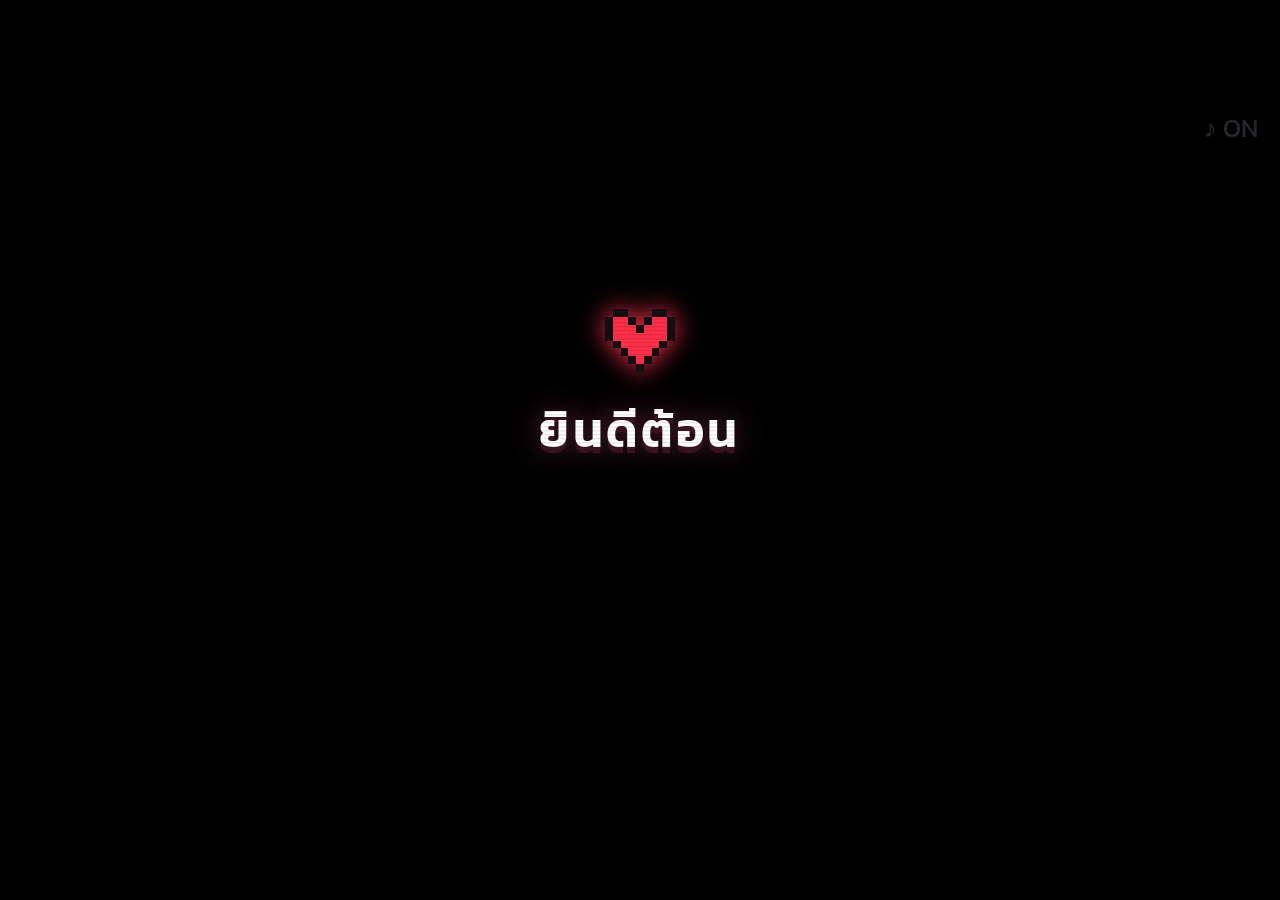
<file: index_v1_backup.html>
<!DOCTYPE html>
<html lang="th">
<head>
<meta charset="utf-8">
<meta name="viewport" content="width=device-width,initial-scale=1,maximum-scale=1,user-scalable=no">
<title>UNDERFALL — ครบรอบ 1 ปี 2 เดือน</title>
<link rel="preconnect" href="https://fonts.googleapis.com">
<link rel="preconnect" href="https://fonts.gstatic.com" crossorigin>
<link href="https://fonts.googleapis.com/css2?family=Kanit:wght@400;500;600&display=swap" rel="stylesheet">
<style>
  *{margin:0;padding:0;box-sizing:border-box}
  html,body{height:100%;background:#000;overflow:hidden;
    font-family:'Kanit','Tahoma','Leelawadee UI',sans-serif;
    -webkit-user-select:none;user-select:none;-webkit-tap-highlight-color:transparent;}
  #stage{position:fixed;inset:0;display:flex;align-items:center;justify-content:center;background:#000}
  #frame{position:relative;overflow:hidden;background:#000}
  #cv{position:absolute;inset:0;width:100%;height:100%;image-rendering:pixelated;image-rendering:crisp-edges}
  #ui{position:absolute;inset:0;pointer-events:none;overflow:hidden}

  /* ---------- scanline / vignette ---------- */
  #crt{position:absolute;inset:0;pointer-events:none;z-index:60;
    background:repeating-linear-gradient(to bottom,rgba(0,0,0,.16) 0px,rgba(0,0,0,.16) 1px,rgba(0,0,0,0) 2px,rgba(0,0,0,0) 4px);
    opacity:.55;mix-blend-mode:multiply}
  #vig{position:absolute;inset:0;pointer-events:none;z-index:61;
    background:radial-gradient(ellipse at center,rgba(0,0,0,0) 45%,rgba(0,0,0,.75) 100%)}
  #fade{position:absolute;inset:0;pointer-events:none;z-index:70;background:#000;opacity:0;
    transition:opacity 1.2s linear}

  /* ---------- title ---------- */
  #title{position:absolute;inset:0;z-index:40;display:flex;flex-direction:column;
    align-items:center;justify-content:center;gap:calc(var(--u)*7px);
    background:#000;transition:opacity .9s ease}
  #title.hide{opacity:0;pointer-events:none}
  #tHeart{width:calc(var(--u)*22px);image-rendering:pixelated;
    filter:drop-shadow(0 0 calc(var(--u)*4px) #ff2f4a);animation:beat 1.15s ease-in-out infinite}
  @keyframes beat{0%,100%{transform:scale(1)}12%{transform:scale(1.22)}26%{transform:scale(1)}38%{transform:scale(1.14)}}
  #tMain{color:#fff;font-size:calc(var(--u)*15px);font-weight:600;letter-spacing:calc(var(--u)*1px);
    text-shadow:0 calc(var(--u)*2px) 0 #3a1420, 0 0 calc(var(--u)*10px) rgba(255,110,150,.45)}
  #tSub{color:#c9c3d6;font-size:calc(var(--u)*7.5px);text-align:center;line-height:1.7;min-height:calc(var(--u)*13px)}
  #tPress{color:#ffd94a;font-size:calc(var(--u)*8px);opacity:0;animation:blink 1.25s steps(1) infinite;
    text-shadow:0 0 calc(var(--u)*6px) rgba(255,217,74,.55)}
  @keyframes blink{0%,49%{opacity:1}50%,100%{opacity:.15}}

  /* ---------- center narration ---------- */
  #center{position:absolute;left:50%;top:50%;transform:translate(-50%,-50%);z-index:35;
    width:86%;text-align:center;color:#fff;font-size:calc(var(--u)*11px);font-weight:500;line-height:1.75;
    opacity:0;transition:opacity .85s ease, letter-spacing .85s ease;letter-spacing:calc(var(--u)*.6px);
    text-shadow:0 calc(var(--u)*1.5px) 0 #000, 0 0 calc(var(--u)*12px) rgba(190,200,255,.35);white-space:pre-line}
  #center.on{opacity:1;letter-spacing:0}

  /* ---------- dialog box (undertale style) ---------- */
  #dlg{position:absolute;left:50%;bottom:calc(var(--u)*12px);transform:translateX(-50%) translateY(calc(var(--u)*8px));
    width:calc(var(--u)*344px);min-height:calc(var(--u)*70px);z-index:45;
    background:#000;border:calc(var(--u)*2.5px) solid #fff;border-radius:calc(var(--u)*1px);
    padding:calc(var(--u)*11px) calc(var(--u)*12px) calc(var(--u)*12px);
    opacity:0;pointer-events:none;transition:opacity .25s ease, transform .25s ease;
    box-shadow:0 0 calc(var(--u)*14px) rgba(120,160,255,.18)}
  #dlg.on{opacity:1;transform:translateX(-50%) translateY(0)}
  #dName{position:absolute;top:calc(var(--u)*-9px);right:calc(var(--u)*8px);
    background:#000;border:calc(var(--u)*2px) solid #ffd94a;color:#ffd94a;
    font-size:calc(var(--u)*8px);font-weight:600;line-height:1;
    padding:calc(var(--u)*2.5px) calc(var(--u)*6px);letter-spacing:calc(var(--u)*1px);
    text-shadow:0 0 calc(var(--u)*6px) rgba(255,217,74,.7)}
  #dText{color:#fff;font-size:calc(var(--u)*9.5px);line-height:1.65;min-height:calc(var(--u)*34px);
    text-shadow:0 calc(var(--u)*1px) 0 #000;white-space:pre-wrap;word-break:break-word}
  #dArrow{position:absolute;right:calc(var(--u)*9px);bottom:calc(var(--u)*5px);color:#fff;
    font-size:calc(var(--u)*8px);opacity:0;animation:blink .8s steps(1) infinite}
  #dArrow.on{opacity:1}

  /* ---------- choices ---------- */
  #choice{position:absolute;left:50%;bottom:calc(var(--u)*94px);transform:translateX(-50%);
    z-index:46;display:none;gap:calc(var(--u)*26px);align-items:center;justify-content:center}
  #choice.on{display:flex}
  .btn{position:relative;pointer-events:auto;cursor:pointer;
    background:#000;border:calc(var(--u)*2.5px) solid #fff;color:#fff;
    font-family:inherit;font-size:calc(var(--u)*11px);font-weight:600;
    padding:calc(var(--u)*7px) calc(var(--u)*24px) calc(var(--u)*7px) calc(var(--u)*30px);
    transition:all .12s linear;text-shadow:0 calc(var(--u)*1px) 0 #000}
  .btn .sel{position:absolute;left:calc(var(--u)*8px);top:50%;transform:translateY(-50%);
    width:calc(var(--u)*11px);image-rendering:pixelated;opacity:0;transition:opacity .1s}
  .btn.act{border-color:#ffd94a;color:#ffd94a;box-shadow:0 0 calc(var(--u)*12px) rgba(255,217,74,.35)}
  .btn.act .sel{opacity:1;animation:nudge .55s ease-in-out infinite alternate}
  @keyframes nudge{from{transform:translateY(-50%) translateX(0)}to{transform:translateY(-50%) translateX(calc(var(--u)*2px))}}

  /* ---------- prompts / hud ---------- */
  #prompt{position:absolute;left:50%;bottom:calc(var(--u)*30px);transform:translateX(-50%);z-index:44;
    color:#bfe6ff;font-size:calc(var(--u)*9px);opacity:0;transition:opacity .25s;
    background:rgba(0,0,0,.65);border:calc(var(--u)*1.5px) solid #6fbfe8;
    padding:calc(var(--u)*4px) calc(var(--u)*10px);text-shadow:0 0 calc(var(--u)*7px) rgba(120,200,255,.8)}
  #prompt.on{opacity:1;animation:blink 1s steps(1) infinite}
  #hud{position:absolute;left:calc(var(--u)*9px);top:calc(var(--u)*8px);z-index:44;color:#8d8aa0;
    font-size:calc(var(--u)*7px);line-height:1.6;opacity:0;transition:opacity .8s}
  #hud.on{opacity:.85}
  #endTip{position:absolute;left:50%;bottom:calc(var(--u)*22px);transform:translateX(-50%);z-index:72;
    color:#2e2e38;font-size:calc(var(--u)*7px);opacity:0;transition:opacity 2s}
  #endTip.on{opacity:1}

  /* ---------- touch dpad ---------- */
  #pad{position:absolute;left:calc(var(--u)*10px);bottom:calc(var(--u)*10px);z-index:50;
    display:none;grid-template-columns:repeat(3,calc(var(--u)*26px));grid-template-rows:repeat(3,calc(var(--u)*26px));gap:calc(var(--u)*2px)}
  #pad.on{display:grid}
  .pk{pointer-events:auto;background:rgba(255,255,255,.09);border:calc(var(--u)*1.5px) solid rgba(255,255,255,.35);
    color:#fff;font-size:calc(var(--u)*9px);display:flex;align-items:center;justify-content:center;border-radius:calc(var(--u)*2px)}
  .pk:active{background:rgba(255,217,74,.35)}
  #padZ{position:absolute;right:calc(var(--u)*12px);bottom:calc(var(--u)*16px);z-index:50;display:none;
    pointer-events:auto;width:calc(var(--u)*40px);height:calc(var(--u)*40px);border-radius:50%;
    background:rgba(255,255,255,.09);border:calc(var(--u)*1.5px) solid rgba(255,255,255,.35);
    color:#fff;font-size:calc(var(--u)*10px);align-items:center;justify-content:center}
  #padZ.on{display:flex}
  #snd{position:absolute;right:calc(var(--u)*7px);top:calc(var(--u)*6px);z-index:55;pointer-events:auto;
    cursor:pointer;color:#6c6a7d;font-size:calc(var(--u)*8px);background:none;border:none;font-family:inherit}
  #snd:hover{color:#fff}
</style>
</head>
<body>
<div id="stage">
  <div id="frame">
    <canvas id="cv"></canvas>
    <div id="ui">
      <div id="center"></div>

      <div id="dlg">
        <div id="dName">???</div>
        <div id="dText"></div>
        <div id="dArrow">▼</div>
      </div>

      <div id="choice">
        <button class="btn" id="b0"><img class="sel" alt=""><span>เจ็บ</span></button>
        <button class="btn" id="b1"><img class="sel" alt=""><span>ไม่เจ็บ</span></button>
      </div>

      <div id="prompt">[ Z ] เก็บขวดแก้ว</div>
      <div id="hud"></div>

      <div id="pad">
        <div></div><div class="pk" data-k="w">W</div><div></div>
        <div class="pk" data-k="a">A</div><div></div><div class="pk" data-k="d">D</div>
        <div></div><div class="pk" data-k="s">S</div><div></div>
      </div>
      <div id="padZ">Z</div>

      <button id="snd" title="เปิด/ปิดเสียง (M)">♪ ON</button>

      <div id="title">
        <img id="tHeart" alt="">
        <div id="tMain"></div>
        <div id="tSub"></div>
        <div id="tPress">* กดปุ่มใดก็ได้ เพื่อเริ่ม *</div>
      </div>

      <div id="endTip">กด R เพื่อเริ่มใหม่</div>
      <div id="crt"></div>
      <div id="vig"></div>
      <div id="fade"></div>
    </div>
  </div>
</div>

<script>
(function(){
'use strict';

/* =========================================================
   0. SETUP
   ========================================================= */
const W = 400, H = 225;
const cv    = document.getElementById('cv');
const ctx   = cv.getContext('2d');
cv.width = W; cv.height = H; ctx.imageSmoothingEnabled = false;

const lc = document.createElement('canvas'); lc.width = W; lc.height = H;
const lctx = lc.getContext('2d');

const $ = id => document.getElementById(id);
const frame=$('frame'), centerEl=$('center'), dlg=$('dlg'), dName=$('dName'),
      dText=$('dText'), dArrow=$('dArrow'), choiceEl=$('choice'),
      b0=$('b0'), b1=$('b1'), promptEl=$('prompt'), hudEl=$('hud'),
      titleEl=$('title'), tMain=$('tMain'), tSub=$('tSub'), tPress=$('tPress'),
      fadeEl=$('fade'), padEl=$('pad'), padZ=$('padZ'), sndBtn=$('snd'),
      endTip=$('endTip'), tHeart=$('tHeart');

function resize(){
  const s = Math.min(window.innerWidth / W, window.innerHeight / H);
  frame.style.width  = (W*s)+'px';
  frame.style.height = (H*s)+'px';
  document.documentElement.style.setProperty('--u', s);
}
addEventListener('resize', resize); resize();

const wait = ms => new Promise(r => setTimeout(r, ms));
const clamp = (v,a,b) => v<a?a:(v>b?b:v);
const lerp = (a,b,t) => a+(b-a)*t;
function mulberry32(a){return function(){a|=0;a=a+0x6D2B79F5|0;let t=Math.imul(a^a>>>15,1|a);t=t+Math.imul(t^t>>>7,61|t)^t;return((t^t>>>14)>>>0)/4294967296}}
const rnd = mulberry32(20240614);
const rr  = (a,b) => a + rnd()*(b-a);

/* =========================================================
   1. PIXEL SPRITES
   ========================================================= */
const PAL = {
  k:'#140d14', H:'#eae7ee', h:'#b7b2c4', S:'#f6d2b3', s:'#d9a98c',
  E:'#3fc9b0', B:'#5d3123', b:'#3c1d15', G:'#e5b356',
  D:'#932f2f', d:'#601b1d', L:'#2b2330', O:'#6d4527', R:'#ff2f4a'
};

function buildSprite(rows, pal){
  const w = rows[0].length, h = rows.length;
  const c = document.createElement('canvas'); c.width=w; c.height=h;
  const x = c.getContext('2d');
  const img = x.createImageData(w,h);
  for(let j=0;j<h;j++){
    for(let i=0;i<w;i++){
      const col = pal[rows[j][i]];
      if(!col) continue;
      const o = (j*w+i)*4;
      img.data[o  ] = parseInt(col.slice(1,3),16);
      img.data[o+1] = parseInt(col.slice(3,5),16);
      img.data[o+2] = parseInt(col.slice(5,7),16);
      img.data[o+3] = 255;
    }
  }
  x.putImageData(img,0,0);
  return c;
}
function flipH(src){
  const c=document.createElement('canvas'); c.width=src.width; c.height=src.height;
  const x=c.getContext('2d'); x.imageSmoothingEnabled=false;
  x.translate(src.width,0); x.scale(-1,1); x.drawImage(src,0,0);
  return c;
}

// --- head/torso blocks (rows 0..21) --------------------------------
const HAT_F = [
'................',
'.......kkk......',
'......kBBBk.....',
'.....kBBBBBk....',
'....kBBBBBBBk...',
'...kGGGGGGGGGk..',
'..kBBBBBBBBBBBk.',
'.kkkkkkkkkkkkkk.'];
const FACE_F = [
'....kHHHHHHk....',
'...kHHHHHHHHk...',
'...kHSSSSSSHk...',
'...kHSESSEsHk...',
'...kHSSSSSSHk...',
'....kHSSSSHk....'];
const FACE_B = [
'....kHHHHHHk....',
'...kHHHHHHHHk...',
'...kHHHHHHHHk...',
'...kHHHHHHHHk...',
'...kHHHHHHHHk...',
'....kHHHHHHk....'];
const BODY_F = [
'..kHHkDDDDkHHk..',
'..kHHkDGGDkHHk..',
'..kHkDDDDDDkHk..',
'...kDDDDDDDDk...',
'...kDdDDDDdDk...',
'...kDDDDDDDDk...',
'..kDDDDDDDDDDk..',
'..kddddddddddk..'];
const BODY_B = [
'..kHHkDDDDkHHk..',
'..kHHkDDDDkHHk..',
'..kHkDDDDDDkHk..',
'...kDDDDDDDDk...',
'...kDDDDDDDDk...',
'...kDDDDDDDDk...',
'..kDDDDDDDDDDk..',
'..kddddddddddk..'];
const LEGS_F = [
['...kLLkkkkLLk...','...kLLk..kLLk...','...kOOk..kOOk...','...kkkk..kkkk...'],
['...kLLkkkkLLk...','...kLLkkkkLLk...','...kOOkkkkOOk...','...kkkkkkkkkk...']
];

const HAT_S = [
'................',
'......kkk.......',
'.....kBBBk......',
'....kBBBBBk.....',
'...kBBBBBBBk....',
'..kGGGGGGGGGk...',
'.kBBBBBBBBBBBk..',
'.kkkkkkkkkkkkk..'];
const FACE_S = [
'...kHHHHHHk.....',
'..kHHHHHHHHk....',
'..kHHHSSSSk.....',
'..kHHHSESSk.....',
'..kHHHSSSSk.....',
'...kHHSSSk......'];
const BODY_S = [
'..kHHkDDDDk.....',
'..kHHkDDDDk.....',
'...kHkDDDDk.....',
'....kDDDDDk.....',
'....kDdDDDk.....',
'....kDDDDDk.....',
'...kDDDDDDDk....',
'...kdddddddk....'];
const LEGS_S = [
['....kLLLLk......','....kLLkLLk.....','....kOOkOOk.....','....kkkkkkk.....'],
['....kLLLLk......','....kLLLLk......','...kOOkOOOk.....','...kkkkkkkk.....']
];

function assemble(hat, face, body, legs){ return hat.concat(face, body, legs); }
const SPR = {
  front: [0,1].map(i => buildSprite(assemble(HAT_F, FACE_F, BODY_F, LEGS_F[i]), PAL)),
  back : [0,1].map(i => buildSprite(assemble(HAT_F, FACE_B, BODY_B, LEGS_F[i]), PAL)),
  right: [0,1].map(i => buildSprite(assemble(HAT_S, FACE_S, BODY_S, LEGS_S[i]), PAL))
};
SPR.left = SPR.right.map(flipH);
const SPR_W = 16, SPR_H = 26;

const HEART = buildSprite([
'.kk...kk.',
'kRRk.kRRk',
'kRRRkRRRk',
'kRRRRRRRk',
'.kRRRRRk.',
'..kRRRk..',
'...kRk...',
'....k....'], PAL);
const heartURL = HEART.toDataURL();
tHeart.src = heartURL;
document.querySelectorAll('.sel').forEach(im => im.src = heartURL);

/* =========================================================
   2. AUDIO (pure WebAudio, no files)
   ========================================================= */
const A = {
  ac:null, master:null, musicGain:null, muted:false, noiseBuf:null,
  windSrc:null, windGain:null, musicTimer:null
};
function initAudio(){
  if(A.ac) return;
  const AC = window.AudioContext || window.webkitAudioContext;
  if(!AC) return;
  A.ac = new AC();
  A.master = A.ac.createGain(); A.master.gain.value = 0.55; A.master.connect(A.ac.destination);
  A.musicGain = A.ac.createGain(); A.musicGain.gain.value = 0.30; A.musicGain.connect(A.master);
  const len = A.ac.sampleRate * 2;
  A.noiseBuf = A.ac.createBuffer(1, len, A.ac.sampleRate);
  const d = A.noiseBuf.getChannelData(0);
  for(let i=0;i<len;i++) d[i] = Math.random()*2-1;
}
function tone(freq, dur, type, vol, dest, slideTo){
  if(!A.ac || A.muted) return;
  const o=A.ac.createOscillator(), g=A.ac.createGain();
  o.type = type||'square'; o.frequency.value = freq;
  if(slideTo) o.frequency.exponentialRampToValueAtTime(Math.max(20,slideTo), A.ac.currentTime+dur);
  g.gain.setValueAtTime(0.0001, A.ac.currentTime);
  g.gain.exponentialRampToValueAtTime(vol||0.12, A.ac.currentTime+0.012);
  g.gain.exponentialRampToValueAtTime(0.0001, A.ac.currentTime+dur);
  o.connect(g); g.connect(dest||A.master);
  o.start(); o.stop(A.ac.currentTime+dur+0.02);
}
function noise(dur, vol, freq, q){
  if(!A.ac || A.muted) return;
  const s=A.ac.createBufferSource(); s.buffer=A.noiseBuf;
  const f=A.ac.createBiquadFilter(); f.type='bandpass'; f.frequency.value=freq||800; f.Q.value=q||1;
  const g=A.ac.createGain();
  g.gain.setValueAtTime(vol||0.15, A.ac.currentTime);
  g.gain.exponentialRampToValueAtTime(0.0001, A.ac.currentTime+dur);
  s.connect(f); f.connect(g); g.connect(A.master); s.start(); s.stop(A.ac.currentTime+dur);
}
let blipN=0;
function blip(){ tone(560 + (blipN++%3)*70, 0.045, 'square', 0.045); }
function sfxThud(){ tone(150,0.55,'sine',0.35,null,32); noise(0.6,0.30,300,0.7); noise(0.9,0.14,900,0.5); }
function sfxSparkle(){ const b=880+Math.random()*260; tone(b,0.18,'triangle',0.05); setTimeout(()=>tone(b*1.5,0.16,'triangle',0.04),70); }
function sfxHeal(){ [523,659,784,1046].forEach((f,i)=>setTimeout(()=>tone(f,0.5,'sine',0.09),i*160)); }
function sfxPickup(){ [659,784,988,1318,1568].forEach((f,i)=>setTimeout(()=>tone(f,0.45,'triangle',0.11),i*95)); }
function sfxBarrier(){ tone(220,0.22,'sawtooth',0.05,null,150); noise(0.2,0.06,1600,3); }
function sfxSelect(){ tone(680,0.07,'square',0.07); }
function windStart(){
  if(!A.ac || A.windSrc) return;
  const s=A.ac.createBufferSource(); s.buffer=A.noiseBuf; s.loop=true;
  const f=A.ac.createBiquadFilter(); f.type='lowpass'; f.frequency.value=520;
  const g=A.ac.createGain(); g.gain.value=0.0001;
  g.gain.exponentialRampToValueAtTime(0.20, A.ac.currentTime+2.2);
  s.connect(f); f.connect(g); g.connect(A.master); s.start();
  A.windSrc=s; A.windGain=g;
}
function windStop(){
  if(!A.windGain) return;
  A.windGain.gain.exponentialRampToValueAtTime(0.0001, A.ac.currentTime+0.5);
  const s=A.windSrc; setTimeout(()=>{try{s.stop()}catch(e){}}, 700);
  A.windSrc=null; A.windGain=null;
}
// gentle ambient loop
const MELODY = [0,3,7,10,7,3,5,3, 0,3,7,12,10,7,3,-2];
let mi=0;
function musicTick(){
  if(!A.ac || A.muted) return;
  const root = 196; // G3
  const n = MELODY[mi % MELODY.length];
  const f = root * Math.pow(2, n/12);
  tone(f*2, 1.5, 'triangle', 0.055, A.musicGain);
  if(mi % 8 === 0) tone(f/2, 3.4, 'sine', 0.075, A.musicGain);
  if(mi % 4 === 2) tone(f*3, 0.9, 'sine', 0.02, A.musicGain);
  mi++;
}
function musicStart(){ if(A.musicTimer) return; musicTick(); A.musicTimer=setInterval(musicTick, 760); }
sndBtn.onclick = e => { e.stopPropagation(); toggleMute(); };
function toggleMute(){
  A.muted = !A.muted;
  if(A.master) A.master.gain.value = A.muted ? 0 : 0.55;
  sndBtn.textContent = A.muted ? '♪ OFF' : '♪ ON';
}

/* =========================================================
   3. INPUT
   ========================================================= */
const keys = Object.create(null);
let anyKeyHit = false;
let advanceResolve = null, typing = false, skipTyping = false;
let choiceOpen = false, choiceIdx = 0, choiceResolve = null;

function onAdvance(){
  if(!A.ac) initAudio();
  if(choiceOpen){ pickChoice(choiceIdx); return; }
  if(typing){ skipTyping = true; return; }
  if(state.nearBottle && !state.hasBottle && state.canMove){ doPickup(); return; }
  if(advanceResolve){ const r=advanceResolve; advanceResolve=null; r(); }
}
function waitAdvance(){ return new Promise(r => advanceResolve = r); }
function holdOrSkip(ms){
  return new Promise(r => {
    let done=false;
    const fin = () => { if(done) return; done=true; clearTimeout(t); if(advanceResolve===fin) advanceResolve=null; r(); };
    const t = setTimeout(fin, ms);
    advanceResolve = fin;
  });
}

addEventListener('keydown', e => {
  const k = e.key.length===1 ? e.key.toLowerCase() : e.key.toLowerCase();
  keys[k] = true;
  anyKeyHit = true;
  if(k===' '||k==='arrowup'||k==='arrowdown'||k==='arrowleft'||k==='arrowright') e.preventDefault();
  if(k==='m'){ toggleMute(); return; }
  if(k==='r' && state.scene==='end'){ location.reload(); return; }
  if(choiceOpen){
    if(k==='a'||k==='arrowleft')  moveChoice(-1);
    if(k==='d'||k==='arrowright') moveChoice(1);
  }
  if(k==='z'||k==='x'||k==='e'||k==='enter'||k===' ') onAdvance();
});
addEventListener('keyup', e => { keys[e.key.toLowerCase()] = false; });
addEventListener('blur', () => { for(const k in keys) keys[k]=false; });

// pointer = advance (except on buttons)
$('ui').addEventListener('pointerdown', e => {
  if(e.target.closest('.btn') || e.target.closest('#pad') || e.target.closest('#snd') || e.target.id==='padZ') return;
  anyKeyHit = true; onAdvance();
});
padZ.addEventListener('pointerdown', e => { e.preventDefault(); anyKeyHit=true; onAdvance(); });

const touchDir = {x:0,y:0};
padEl.querySelectorAll('.pk').forEach(el => {
  const k = el.dataset.k;
  const on  = e => { e.preventDefault(); keys[k]=true; };
  const off = e => { e.preventDefault(); keys[k]=false; };
  el.addEventListener('pointerdown', on);
  el.addEventListener('pointerup', off);
  el.addEventListener('pointerleave', off);
  el.addEventListener('pointercancel', off);
});
if(matchMedia('(pointer: coarse)').matches){ padEl.classList.add('on'); padZ.classList.add('on'); }

/* =========================================================
   4. TEXT ENGINE (Thai-safe typewriter)
   ========================================================= */
const COMBINING = /[ัิ-ฺ็-๎̀-ͯ]/;
function graphemes(str){
  const out=[];
  for(const ch of str){
    if(out.length && COMBINING.test(ch)) out[out.length-1] += ch;
    else out.push(ch);
  }
  return out;
}
async function say(text, opt){
  opt = opt || {};
  dlg.classList.add('on');
  dName.textContent = opt.name || '???';
  dArrow.classList.remove('on');
  const g = graphemes('* ' + text);
  let buf = '';
  typing = true; skipTyping = false;
  dText.textContent = '';
  for(let i=0;i<g.length;i++){
    if(skipTyping){ buf = g.join(''); break; }
    buf += g[i];
    dText.textContent = buf;
    if(g[i].trim()) blip();
    await wait(opt.speed || 34);
  }
  dText.textContent = g.join('');
  typing = false; skipTyping = false;
  dArrow.classList.add('on');
  await waitAdvance();
  dArrow.classList.remove('on');
}
function hideDlg(){ dlg.classList.remove('on'); }

async function narrate(text, hold){
  centerEl.textContent = text;
  centerEl.classList.add('on');
  await holdOrSkip(hold || (1400 + graphemes(text).length * 55));
  centerEl.classList.remove('on');
  await wait(760);
}

/* choices */
function renderChoice(){
  b0.classList.toggle('act', choiceIdx===0);
  b1.classList.toggle('act', choiceIdx===1);
}
function moveChoice(d){
  const n = clamp(choiceIdx + d, 0, 1);
  if(n!==choiceIdx){ choiceIdx=n; renderChoice(); sfxSelect(); }
}
function pickChoice(i){
  if(!choiceOpen) return;
  choiceOpen = false;
  choiceEl.classList.remove('on');
  sfxSelect();
  const r = choiceResolve; choiceResolve = null;
  if(r) r(i);
}
b0.addEventListener('pointerdown', e=>{e.stopPropagation(); choiceIdx=0; renderChoice(); pickChoice(0);});
b1.addEventListener('pointerdown', e=>{e.stopPropagation(); choiceIdx=1; renderChoice(); pickChoice(1);});
b0.addEventListener('pointerenter', ()=>{ if(choiceOpen && choiceIdx!==0){choiceIdx=0;renderChoice();sfxSelect();} });
b1.addEventListener('pointerenter', ()=>{ if(choiceOpen && choiceIdx!==1){choiceIdx=1;renderChoice();sfxSelect();} });

function askChoice(){
  choiceIdx = 0; renderChoice();
  choiceEl.classList.add('on');
  choiceOpen = true;
  return new Promise(r => choiceResolve = r);
}

/* =========================================================
   5. WORLD
   ========================================================= */
const MAPR = 430;
const trees=[], flowers=[], tufts=[], stones=[];

// bottle inside a ring of flowers, far from spawn
const bAng = rr(0.4, 1.2);
const BOTTLE = { x: Math.cos(bAng)*312, y: Math.sin(bAng)*298, t:0 };

(function genWorld(){
  // grass tufts
  for(let i=0;i<520;i++){
    const a=rnd()*Math.PI*2, r=Math.sqrt(rnd())*(MAPR-6);
    tufts.push({x:Math.cos(a)*r, y:Math.sin(a)*r, h:1+Math.floor(rnd()*3), c: rnd()<.35?'#1d3a26':'#162c1d'});
  }
  // stones
  for(let i=0;i<26;i++){
    const a=rnd()*Math.PI*2, r=Math.sqrt(rnd())*(MAPR-30);
    stones.push({x:Math.cos(a)*r, y:Math.sin(a)*r, w:3+Math.floor(rnd()*5)});
  }
  // dense tree wall on the border
  for(let i=0;i<120;i++){
    const a = (i/120)*Math.PI*2 + rr(-0.02,0.02);
    const r = MAPR + rr(0, 46);
    trees.push({x:Math.cos(a)*r, y:Math.sin(a)*r, s: rr(0.85,1.25), tone: rnd()});
  }
  for(let i=0;i<46;i++){
    const a = rnd()*Math.PI*2, r = MAPR - rr(6, 46);
    trees.push({x:Math.cos(a)*r, y:Math.sin(a)*r, s: rr(0.8,1.15), tone: rnd()});
  }
  // scattered inner trees (keep spawn clear)
  for(let i=0;i<40;i++){
    const a=rnd()*Math.PI*2, r=rr(110, MAPR-70);
    const x=Math.cos(a)*r, y=Math.sin(a)*r;
    if(Math.hypot(x-BOTTLE.x, y-BOTTLE.y) < 78) continue;
    trees.push({x, y, s: rr(0.75,1.1), tone: rnd()});
  }
  trees.sort((p,q)=>p.y-q.y);

  // flower clusters
  function cluster(cx, cy, n, spread){
    for(let i=0;i<n;i++){
      const a=rnd()*Math.PI*2, r=Math.sqrt(rnd())*spread;
      flowers.push({x:cx+Math.cos(a)*r, y:cy+Math.sin(a)*r, glow:0, cd:0, ph:rnd()*6.28});
    }
  }
  for(let i=0;i<17;i++){
    const a=rnd()*Math.PI*2, r=rr(60, MAPR-70);
    const cx=Math.cos(a)*r, cy=Math.sin(a)*r;
    if(Math.hypot(cx-BOTTLE.x, cy-BOTTLE.y) < 90) continue;
    cluster(cx, cy, 7+Math.floor(rnd()*9), rr(16,34));
  }
  cluster(30, 46, 9, 22);          // a patch near spawn so the hint reads early
  // ring around the bottle
  for(let i=0;i<26;i++){
    const a=(i/26)*Math.PI*2;
    const r=rr(30,46);
    flowers.push({x:BOTTLE.x+Math.cos(a)*r, y:BOTTLE.y+Math.sin(a)*r, glow:0, cd:0, ph:rnd()*6.28});
  }
  cluster(BOTTLE.x, BOTTLE.y, 10, 18);
})();

/* =========================================================
   6. STATE
   ========================================================= */
const state = {
  scene:'title',        // title | fall | land | talk | explore | end
  canMove:false,
  hasBottle:false, bottleSpawned:false, nearBottle:false,
  distWalked:0,
  darkness:1.0,         // 0 = fully lit, 1 = pitch black
  playerLightR:0, playerLightA:0,
  healFx:0, healSpin:0, dustT:0, flash:0, shake:0,
  fallT:0, fallBg:0, fallLock:false
};
const player = { x:0, y:0, face:'front', frame:0, animT:0, rot:0, bob:0, hop:0 };

const parts = [];   // {x,y,vx,vy,life,max,r,col,kind}
const lights = [];  // rebuilt each frame

function spawnSpark(x,y,n,col){
  for(let i=0;i<n;i++){
    parts.push({
      x:x+rr(-4,4), y:y+rr(-2,2),
      vx:rr(-9,9), vy:rr(-22,-7),
      life:0, max:rr(1.6,3.2), r:rr(0.8,1.9),
      col: col||'#a9e6ff', kind:'spark'
    });
  }
}
function spawnDust(x,y,n){
  for(let i=0;i<n;i++){
    const a=rnd()*Math.PI*2, sp=rr(18,86);
    parts.push({
      x, y:y+rr(-2,2),
      vx:Math.cos(a)*sp, vy:Math.sin(a)*sp*0.35 - rr(2,16),
      life:0, max:rr(0.9,2.1), r:rr(1.4,4.2),
      col:'#6a5a4a', kind:'dust'
    });
  }
}
function spawnHeal(x,y,n){
  for(let i=0;i<n;i++){
    const a=rnd()*Math.PI*2;
    parts.push({
      x:x+Math.cos(a)*rr(9,20), y:y-rr(0,24),
      vx:0, vy:rr(-26,-9), a, rad:rr(12,22), spin:rr(2.2,4.6),
      life:0, max:rr(0.9,1.8), r:rr(0.9,1.8),
      col: rnd()<.5?'#7dffb0':'#39e08a', kind:'heal', ox:x, oy:y
    });
  }
}
function spawnSmoke(x,y,n,col){
  for(let i=0;i<n;i++){
    parts.push({
      x:x+rr(-12,12), y:y-rr(0,18),
      vx:rr(-8,8), vy:rr(-14,-3),
      life:0, max:rr(1.4,2.9), r:rr(2,4.6),
      col: col||'#3d5a49', kind:'smoke'
    });
  }
}
const ripples = []; // barrier hits

/* =========================================================
   7. DRAW HELPERS
   ========================================================= */
let camX=0, camY=0;
function px(x,y,w,h,c){ ctx.fillStyle=c; ctx.fillRect(Math.round(x),Math.round(y),w,h); }
const sx = wx => Math.round(wx - camX);
const sy = wy => Math.round(wy - camY);

function drawTree(t){
  const X = sx(t.x), Y = sy(t.y);
  if(X < -40 || X > W+40 || Y < -70 || Y > H+40) return;
  const s = t.s;
  const trunkH = Math.round(16*s), trunkW = Math.max(3, Math.round(5*s));
  px(X-trunkW/2, Y-trunkH, trunkW, trunkH, '#2a1c14');
  px(X-trunkW/2, Y-trunkH, 1, trunkH, '#3d2a1e');
  const g1 = t.tone<.5 ? '#16301f' : '#12291b';
  const g2 = t.tone<.5 ? '#1e3f28' : '#193523';
  const base = Y - trunkH;
  const layers = [
    {w:Math.round(30*s), h:Math.round(9*s),  dy:0},
    {w:Math.round(25*s), h:Math.round(9*s),  dy:Math.round(-7*s)},
    {w:Math.round(18*s), h:Math.round(9*s),  dy:Math.round(-14*s)},
    {w:Math.round(10*s), h:Math.round(7*s),  dy:Math.round(-20*s)}
  ];
  layers.forEach((L,i) => {
    px(X-L.w/2, base+L.dy-L.h, L.w, L.h, i%2 ? g1 : g2);
    px(X-L.w/2, base+L.dy-L.h, L.w, 1, '#26502f');
  });
}
function drawTuft(t){
  const X=sx(t.x), Y=sy(t.y);
  if(X<-6||X>W+6||Y<-6||Y>H+6) return;
  px(X, Y-t.h, 1, t.h, t.c);
  px(X+2, Y-t.h+1, 1, t.h-1, t.c);
}
function drawFlower(f, time){
  const X=sx(f.x), Y=sy(f.y);
  if(X<-8||X>W+8||Y<-8||Y>H+8) return;
  const bright = f.glow;
  const sway = Math.sin(time*1.6 + f.ph) * (bright>0.1?1:0.4);
  const bx = X + Math.round(sway);
  px(X, Y-3, 1, 3, bright>0.1 ? '#2f6b4d' : '#1c3a29');
  const petal = bright>0.05
      ? `rgba(${Math.round(lerp(150,235,bright))},${Math.round(lerp(210,250,bright))},255,1)`
      : '#5f7f96';
  const core  = bright>0.05 ? '#ffffff' : '#8a9aa6';
  px(bx-1, Y-5, 1, 1, petal);
  px(bx+1, Y-5, 1, 1, petal);
  px(bx-2, Y-4, 1, 1, petal);
  px(bx+2, Y-4, 1, 1, petal);
  px(bx,   Y-6, 1, 1, petal);
  px(bx,   Y-4, 1, 1, core);
}
function drawBottle(){
  if(!state.bottleSpawned || state.hasBottle) return;
  const X=sx(BOTTLE.x), Y=sy(BOTTLE.y);
  if(X<-20||X>W+20||Y<-24||Y>H+20) return;
  const fl = Math.sin(BOTTLE.t*4.4)*0.5+0.5;
  const yo = Math.round(Math.sin(BOTTLE.t*1.7)*1.5);
  drawBottleSprite(X, Y+yo, fl);
}
function drawBottleSprite(X, Y, fl){
  // glass
  px(X-3, Y-13, 6, 1, '#2b3a4a');
  px(X-2, Y-14, 4, 1, '#6b4a2c');   // cork
  px(X-4, Y-12, 8, 11, 'rgba(120,170,200,0.20)');
  px(X-4, Y-12, 1, 11, '#3c586e');
  px(X+3, Y-12, 1, 11, '#3c586e');
  px(X-4, Y-2,  8, 1,  '#3c586e');
  // soul flame
  const c1 = `rgba(${Math.round(lerp(110,180,fl))},${Math.round(lerp(150,215,fl))},255,1)`;
  const c2 = `rgba(${Math.round(lerp(150,200,fl))},110,255,1)`;
  px(X-1, Y-5, 2, 3, c1);
  px(X-2, Y-4, 1, 2, c2);
  px(X+1, Y-4, 1, 2, c2);
  px(X-1, Y-8+Math.round(fl), 2, 3, c2);
  px(X,   Y-9+Math.round(fl*2), 1, 2, c1);
}
function drawHeldBottle(){
  if(!state.hasBottle) return;
  const fl = Math.sin(BOTTLE.t*4.4)*0.5+0.5;
  const X = sx(player.x) + (player.face==='left' ? -9 : 9);
  const Y = sy(player.y) - 8 + Math.round(Math.sin(BOTTLE.t*2.2));
  drawBottleSprite(X, Y, fl);
}
function drawPlayer(){
  const set = SPR[player.face] || SPR.front;
  const img = set[player.frame|0];
  const X = sx(player.x), Y = sy(player.y) + player.bob - player.hop;
  ctx.save();
  ctx.translate(X, Y);
  if(player.rot) ctx.rotate(player.rot * Math.PI/180);
  ctx.drawImage(img, -SPR_W/2 | 0, -SPR_H);
  ctx.restore();
}
function drawShadow(){
  const X=sx(player.x), Y=sy(player.y);
  ctx.fillStyle='rgba(0,0,0,0.45)';
  ctx.beginPath(); ctx.ellipse(X, Y, 7, 2.6, 0, 0, 6.283); ctx.fill();
}

function hole(x,y,r,a){
  if(r<=0||a<=0) return;
  const g = lctx.createRadialGradient(x,y,0,x,y,r);
  g.addColorStop(0,   `rgba(255,255,255,${a})`);
  g.addColorStop(0.45,`rgba(255,255,255,${a*0.55})`);
  g.addColorStop(1,   'rgba(255,255,255,0)');
  lctx.fillStyle=g;
  lctx.beginPath(); lctx.arc(x,y,r,0,6.283); lctx.fill();
}
function bloom(x,y,r,col,a){
  const g = ctx.createRadialGradient(x,y,0,x,y,r);
  g.addColorStop(0, col.replace('ALPHA', a));
  g.addColorStop(1, col.replace('ALPHA', 0));
  ctx.fillStyle=g;
  ctx.beginPath(); ctx.arc(x,y,r,0,6.283); ctx.fill();
}

/* =========================================================
   8. SCENE RENDERERS
   ========================================================= */
const fallStreaks = [];
for(let i=0;i<90;i++) fallStreaks.push({x:rnd()*W, y:rnd()*H, l:rr(5,26), sp:rr(180,520), w:rnd()<.2?2:1});
const fallDebris = [];
for(let i=0;i<26;i++) fallDebris.push({x:rnd()*W, y:rnd()*H, sp:rr(60,170), r:rr(1,3), rot:rnd()*6.28});

function drawFall(dt, t){
  const p = state.fallBg; // 0 -> 1 darkening
  const top = `rgb(${Math.round(lerp(58,4,p))},${Math.round(lerp(44,4,p))},${Math.round(lerp(84,10,p))})`;
  const bot = `rgb(${Math.round(lerp(14,0,p))},${Math.round(lerp(10,0,p))},${Math.round(lerp(26,0,p))})`;
  const g = ctx.createLinearGradient(0,0,0,H);
  g.addColorStop(0, top); g.addColorStop(1, bot);
  ctx.fillStyle=g; ctx.fillRect(0,0,W,H);

  // shrinking light hole above (where she fell from)
  const hr = lerp(70, 0, clamp(p*1.25,0,1));
  if(hr > 1){
    bloom(W/2, -20 - p*40, hr, 'rgba(190,200,255,ALPHA)', 0.35*(1-p));
  }

  // speed lines
  ctx.globalAlpha = 0.5;
  for(const s of fallStreaks){
    s.y -= s.sp*dt*(0.5+p*0.9);
    if(s.y < -s.l){ s.y = H + rnd()*40; s.x = rnd()*W; }
    px(s.x, s.y, s.w, s.l, p>0.6?'#2a2740':'#5b5478');
  }
  ctx.globalAlpha = 1;

  // debris
  for(const d of fallDebris){
    d.y -= d.sp*dt; d.rot += dt*3;
    if(d.y < -6){ d.y = H+rr(0,50); d.x = rnd()*W; }
    px(d.x, d.y, d.r, d.r, p>0.6?'#3a3550':'#7a7396');
  }

  // character, tumbling
  const cxp = W/2 + Math.sin(t*0.9)*22;
  const cyp = H/2 + Math.sin(t*1.7)*10;
  const set = SPR.front;
  ctx.save();
  ctx.translate(cxp, cyp);
  ctx.rotate(Math.sin(t*1.15)*0.30 + 0.12);
  ctx.globalAlpha = lerp(1, 0.35, clamp((p-0.55)/0.45,0,1));
  ctx.drawImage(set[(t*7|0)%2], -8, -13);
  ctx.restore();
  ctx.globalAlpha = 1;

  // trailing sparkles from her dress
  if(rnd()<0.35) parts.push({x:cxp+rr(-6,6), y:cyp+rr(-6,6), vx:rr(-6,6), vy:rr(40,90), life:0, max:rr(0.5,1.1), r:rr(0.8,1.6), col:'#c9b6ff', kind:'trail'});
  for(let i=parts.length-1;i>=0;i--){
    const q=parts[i]; q.life+=dt;
    if(q.kind!=='trail'){ parts.splice(i,1); continue; }
    q.x+=q.vx*dt; q.y+=q.vy*dt;
    if(q.life>q.max){ parts.splice(i,1); continue; }
    ctx.globalAlpha = 1 - q.life/q.max;
    px(q.x, q.y, q.r, q.r, q.col);
  }
  ctx.globalAlpha = 1;

  // darkening veil
  ctx.fillStyle = `rgba(0,0,0,${clamp(p*0.9,0,0.92)})`;
  ctx.fillRect(0,0,W,H);
}

function drawWorld(dt, t){
  // camera
  const tx = player.x - W/2, ty = player.y - H/2;
  camX = lerp(camX, tx, 1 - Math.pow(0.0008, dt));
  camY = lerp(camY, ty, 1 - Math.pow(0.0008, dt));
  let shX=0, shY=0;
  if(state.shake>0){ shX = rr(-1,1)*state.shake; shY = rr(-1,1)*state.shake; state.shake = Math.max(0, state.shake - dt*14); }
  camX += shX; camY += shY;

  // ground
  ctx.fillStyle = '#04050a'; ctx.fillRect(0,0,W,H);
  ctx.save();
  ctx.beginPath();
  ctx.arc(sx(0), sy(0), MAPR, 0, 6.283);
  ctx.fillStyle = '#10201a'; ctx.fill();
  ctx.clip();
  // soft dirt patches
  ctx.fillStyle = '#0d1a15';
  for(let i=0;i<10;i++){
    const a=(i/10)*6.283, r=MAPR*0.55;
    ctx.beginPath(); ctx.arc(sx(Math.cos(a)*r), sy(Math.sin(a)*r), 90, 0, 6.283); ctx.fill();
  }
  for(const g of tufts) drawTuft(g);
  for(const s of stones) px(sx(s.x), sy(s.y)-1, s.w, 2, '#20242c');
  ctx.restore();

  // ring hint at the barrier
  ctx.strokeStyle = 'rgba(120,90,190,0.10)';
  ctx.lineWidth = 2;
  ctx.beginPath(); ctx.arc(sx(0), sy(0), MAPR, 0, 6.283); ctx.stroke();

  for(const f of flowers) drawFlower(f, t);

  // depth-sorted: trees + player + bottle
  const drawList = [];
  for(const tr of trees) drawList.push({y:tr.y, fn:()=>drawTree(tr)});
  drawList.push({y:player.y, fn:()=>{ drawShadow(); drawPlayer(); drawHeldBottle(); }});
  if(state.bottleSpawned && !state.hasBottle) drawList.push({y:BOTTLE.y, fn:drawBottle});
  drawList.sort((a,b)=>a.y-b.y);
  for(const d of drawList) d.fn();

  // healing spiral — green light lines winding around her
  if(state.healFx > 0){
    const PX = sx(player.x), PY = sy(player.y);
    ctx.lineWidth = 1;
    for(let i=0;i<5;i++){
      const ph = state.healSpin + i*1.25;
      const yy = PY - 2 - ((state.healSpin*11 + i*6.5) % 28);
      const ry = 1.6 + Math.abs(Math.sin(ph))*3.4;
      const rx = 9 + Math.abs(Math.sin(ph*0.7))*7;
      const a  = state.healFx * (0.14 + 0.30*Math.abs(Math.sin(ph)));
      ctx.strokeStyle = `rgba(105,255,168,${a.toFixed(3)})`;
      ctx.beginPath(); ctx.ellipse(PX, yy, rx, ry, 0, 0, 6.283); ctx.stroke();
    }
    for(let i=0;i<4;i++){
      const ph = state.healSpin*1.7 + i*1.57;
      px(PX + Math.cos(ph)*13, PY - 13 + Math.sin(ph)*4.6, 1, 1, '#e2ffee');
    }
  }

  // particles (world space)
  for(const q of parts){
    const X=sx(q.x), Y=sy(q.y);
    const k = 1 - q.life/q.max;
    ctx.globalAlpha = clamp(k,0,1) * (q.kind==='dust'?0.75 : q.kind==='smoke'?0.38 : 1);
    px(X, Y, Math.max(1, q.r|0), Math.max(1, q.r|0), q.col);
  }
  ctx.globalAlpha = 1;

  // barrier ripples
  for(const rp of ripples){
    const k = 1 - rp.life/rp.max;
    ctx.strokeStyle = `rgba(168,120,255,${k*0.75})`;
    ctx.lineWidth = 1;
    ctx.beginPath(); ctx.arc(sx(rp.x), sy(rp.y), rp.r0 + (1-k)*22, 0, 6.283); ctx.stroke();
    ctx.strokeStyle = `rgba(220,190,255,${k*0.35})`;
    ctx.beginPath(); ctx.arc(sx(rp.x), sy(rp.y), rp.r0 + (1-k)*13, 0, 6.283); ctx.stroke();
  }

  /* ---- lighting pass ---- */
  lctx.globalCompositeOperation = 'source-over';
  lctx.clearRect(0,0,W,H);
  lctx.fillStyle = `rgba(2,3,9,${state.darkness})`;
  lctx.fillRect(0,0,W,H);
  lctx.globalCompositeOperation = 'destination-out';

  hole(sx(player.x), sy(player.y)-10, state.playerLightR, state.playerLightA);
  for(const f of flowers){
    if(f.glow > 0.02) hole(sx(f.x), sy(f.y)-3, 34 + f.glow*30, f.glow*0.78);
  }
  for(const q of parts){
    if(q.kind==='spark') hole(sx(q.x), sy(q.y), 26*(1-q.life/q.max)+9, 0.46*(1-q.life/q.max));
    if(q.kind==='heal')  hole(sx(q.x), sy(q.y), 13, 0.17*(1-q.life/q.max));
  }
  if(state.bottleSpawned && !state.hasBottle) hole(sx(BOTTLE.x), sy(BOTTLE.y)-6, 74, 0.5);
  if(state.healFx>0)  hole(sx(player.x), sy(player.y)-12, 62, 0.30*state.healFx);
  if(state.dustT>0)   hole(sx(player.x), sy(player.y)-6, 70*state.dustT, 0.5*state.dustT);
  lctx.globalCompositeOperation = 'source-over';
  ctx.drawImage(lc, 0, 0);

  /* ---- additive bloom ---- */
  ctx.globalCompositeOperation = 'lighter';
  for(const f of flowers){
    if(f.glow > 0.02) bloom(sx(f.x), sy(f.y)-3, 22+f.glow*14, 'rgba(120,205,255,ALPHA)', f.glow*0.20);
  }
  for(const q of parts){
    const k = 1-q.life/q.max;
    if(q.kind==='spark') bloom(sx(q.x), sy(q.y), 12, 'rgba(150,220,255,ALPHA)', 0.28*k);
    if(q.kind==='heal')  bloom(sx(q.x), sy(q.y), 9, 'rgba(110,255,170,ALPHA)', 0.09*k);
  }
  if(state.bottleSpawned && !state.hasBottle)
    bloom(sx(BOTTLE.x), sy(BOTTLE.y)-6, 30, 'rgba(150,150,255,ALPHA)', 0.30);
  if(state.hasBottle)
    bloom(sx(player.x)+(player.face==='left'?-9:9), sy(player.y)-12, 34, 'rgba(150,160,255,ALPHA)', 0.28);
  if(state.healFx>0)
    bloom(sx(player.x), sy(player.y)-13, 46, 'rgba(90,255,160,ALPHA)', 0.10*state.healFx);
  ctx.globalCompositeOperation = 'source-over';

  // keep her readable through the healing glow
  if(state.healFx > 0.02){ ctx.globalAlpha = 0.9; drawPlayer(); ctx.globalAlpha = 1; }

  // white flash
  if(state.flash > 0){
    ctx.fillStyle = `rgba(255,255,255,${clamp(state.flash,0,1)})`;
    ctx.fillRect(0,0,W,H);
    state.flash -= dt*2.2;
  }
}

/* =========================================================
   9. UPDATE
   ========================================================= */
function updateWorld(dt, t){
  BOTTLE.t += dt;

  // movement
  let dx=0, dy=0;
  if(state.canMove){
    if(keys['w']||keys['arrowup'])    dy -= 1;
    if(keys['s']||keys['arrowdown'])  dy += 1;
    if(keys['a']||keys['arrowleft'])  dx -= 1;
    if(keys['d']||keys['arrowright']) dx += 1;
  }
  const moving = (dx||dy);
  if(moving){
    const l = Math.hypot(dx,dy) || 1;
    const sp = 64;
    const nx = player.x + dx/l*sp*dt;
    const ny = player.y + dy/l*sp*dt;
    player.x = nx; player.y = ny;
    state.distWalked += sp*dt;
    if(Math.abs(dx) > Math.abs(dy)) player.face = dx>0 ? 'right' : 'left';
    else                            player.face = dy>0 ? 'front' : 'back';
    player.animT += dt;
    if(player.animT > 0.16){ player.animT = 0; player.frame ^= 1; }
    player.bob = (player.frame ? -1 : 0);
  } else {
    player.frame = 0; player.bob = 0; player.animT = 0;
  }

  // barrier
  const d = Math.hypot(player.x, player.y);
  if(d > MAPR){
    const a = Math.atan2(player.y, player.x);
    player.x = Math.cos(a)*MAPR; player.y = Math.sin(a)*MAPR;
    if(!state.barrierCd || t - state.barrierCd > 0.45){
      state.barrierCd = t;
      ripples.push({x:player.x, y:player.y, r0:6, life:0, max:0.8});
      sfxBarrier();
    }
  }
  for(let i=ripples.length-1;i>=0;i--){
    ripples[i].life += dt;
    if(ripples[i].life > ripples[i].max) ripples.splice(i,1);
  }

  // flowers
  for(const f of flowers){
    if(f.cd > 0) f.cd -= dt;
    const dd = Math.hypot(f.x-player.x, f.y-player.y);
    if(dd < 11 && f.cd <= 0){
      f.cd = 3.4; f.glow = 1;
      spawnSpark(f.x, f.y-4, 5 + (rnd()*4|0));
      sfxSparkle();
    }
    if(f.glow > 0) f.glow = Math.max(0, f.glow - dt*0.14);
  }

  // particles
  for(let i=parts.length-1;i>=0;i--){
    const q = parts[i];
    q.life += dt;
    if(q.life > q.max){ parts.splice(i,1); continue; }
    if(q.kind === 'heal'){
      q.a += q.spin*dt;
      q.oy -= 15*dt;
      q.x = q.ox + Math.cos(q.a)*q.rad;
      q.y = q.oy + Math.sin(q.a)*q.rad*0.35;
    } else {
      q.x += q.vx*dt;
      q.y += q.vy*dt;
      if(q.kind === 'spark'){ q.vy += 5*dt; q.vx *= (1 - dt*0.9); }
      if(q.kind === 'dust'){ q.vx *= (1-dt*2.1); q.vy *= (1-dt*1.8); q.vy += 8*dt; }
      if(q.kind === 'smoke'){ q.vx *= (1-dt*1.2); q.vy *= (1-dt*0.55); }
    }
  }

  state.healSpin += dt*2.7;
  if(state.healFx > 0) state.healFx = Math.max(0, state.healFx - dt*0.55);
  if(state.dustT  > 0) state.dustT  = Math.max(0, state.dustT  - dt*0.5);

  // bottle proximity
  if(state.bottleSpawned && !state.hasBottle){
    const near = Math.hypot(player.x-BOTTLE.x, player.y-BOTTLE.y) < 22 && state.canMove;
    if(near !== state.nearBottle){
      state.nearBottle = near;
      promptEl.classList.toggle('on', near);
    }
  }
}

/* =========================================================
   10. MAIN LOOP
   ========================================================= */
let last = performance.now(), T = 0;
function loop(now){
  let dt = (now - last)/1000; last = now;
  dt = Math.min(dt, 0.05);
  T += dt;

  ctx.clearRect(0,0,W,H);
  if(state.scene === 'fall'){
    drawFall(dt, T);
  } else if(state.scene === 'title' || state.scene === 'end'){
    ctx.fillStyle = '#000'; ctx.fillRect(0,0,W,H);
  } else {
    updateWorld(dt, T);
    drawWorld(dt, T);
  }
  requestAnimationFrame(loop);
}
requestAnimationFrame(loop);

/* =========================================================
   11. CINEMATIC HELPERS
   ========================================================= */
function tween(ms, fn, ease){
  return new Promise(res => {
    const t0 = performance.now();
    (function step(now){
      let k = clamp((now - t0)/ms, 0, 1);
      fn(ease ? ease(k) : k);
      if(k < 1) requestAnimationFrame(step); else res();
    })(t0);
  });
}
const easeOut = k => 1 - Math.pow(1-k, 3);
const easeIO  = k => k<0.5 ? 2*k*k : 1 - Math.pow(-2*k+2,2)/2;

/* =========================================================
   12. STORY
   ========================================================= */
const INTRO_LINES = [
  'ยินดีต้องรับคุณแฟนอิอิ',
  '. . .',
  'เข้ามาถึงที่นี่แล้วหรอเนี่ยไวจัง',
  'เข้าคบกันมา 1 ปีกับอีก 2 เดือนแล้วน้าา',
  'เธอชอบถามเค้าบ่อยๆเยยว่าเค้ารักเธอมั้ย',
  '. . .',
  '. . .',
  'เค้ารักจิ -///-  ทำไมจะไม่รัก',
  'เค้าแค่พูดไม่เก่ง',
  'เอาหละอาจจะไม่ได้มีอะไรมาก. . . แต่ว่า',
  '. . .',
  'เดี๋ยวมารอดูนะครับ คิคิ'
];

const TALK1 = [
  'หื้ออ บีบี๋เธอมาที่นี่แล้วหรอ. . .',
  'ตะไมมาช้าจางง',
  'เธอเจ็บขามั้ยตกมาซะสูงเลย',
  'เดี๋ยวเราจะเดินไปที่ของเค้ากัน. . . ที่เดิม',
  'ที่เราค่อยอยู่',
  '. . .',
  '555555',
  'เธออาจจะนึกภาพมันไม่ออกหรอก ผ่านมานานมากแล้ว',
  'อื่มม. . . .',
  'นานแล้วแหละ',
  'แต่เธอเจ็บขามั้ยนะเค้าถามแล้วก็ลืมเลย'
];

const TALK2 = [
  'เธอมองเห็นทางมั้ย',
  '. . .',
  'เหมือนตรงนั้นมีอะไรซักอย่างทำให้เค้าเข้าไปไม่ได้เลย',
  '. . .',
  'เธอเอ่อ. . .',
  'เค้าจะลองใช้พลังสร้างอะไรซักอย่างดู',
  'ให้เธอลองเดินไปรอบๆ',
  'เธอจะเห็นขวดแก้วนึงที่มีไฟวิญญาณสีฟ้าม่วงลอยอยู่',
  'เก็บมันขึ้นมาเลย แล้วแสงมันจะสว่างพอที่จะนำทางเธอได้อยู่นิดหน่อย'
];

const FINALE = [
  'อิอิ',
  '. . .',
  'เธอคงเจอขวดแก้วของเค้าแย้วใช่มั้ย',
  'เก่งมากค้าบ',
  '. . .',
  'งื่มๆๆ. . . เธอคงสงสัย',
  'แต่ว่า เจอกันรอบหน้านะครับ'
];

async function typeInto(el, text, speed){
  const g = graphemes(text); el.textContent='';
  for(let i=0;i<g.length;i++){ el.textContent += g[i]; if(g[i].trim()) blip(); await wait(speed); }
}

async function titleScreen(){
  state.scene = 'title';
  await wait(700);
  await typeInto(tMain, 'ยินดีต้อนรับ', 95);
  await wait(450);
  await typeInto(tSub, 'เรื่องเล่าเล็กๆ ของเรา\nฉากที่ 1 : การร่วงหล่น', 38);
  await wait(300);
  tPress.style.opacity = 1;
  anyKeyHit = false;
  await new Promise(r => {
    const t = setInterval(() => { if(anyKeyHit){ clearInterval(t); r(); } }, 60);
  });
  initAudio();
  if(A.ac && A.ac.state === 'suspended') A.ac.resume();
  titleEl.classList.add('hide');
  await wait(950);
}

async function fallScene(){
  state.scene = 'fall';
  state.fallBg = 0;
  windStart();
  musicStart();
  // darken over the whole narration
  const totalLines = INTRO_LINES.length;
  tween(46000, k => { if(!state.fallLock) state.fallBg = k; }, easeIO);

  await wait(1400);
  for(let i=0;i<totalLines;i++){
    const line = INTRO_LINES[i];
    const hold = line.trim()==='. . .' ? 1100 : 1500 + graphemes(line).length*62;
    await narrate(line, hold);
  }
  // make sure it's fully dark before landing
  state.fallLock = true;
  const from = state.fallBg;
  await tween(1800, k => { state.fallBg = lerp(from, 1, easeIO(k)); });
  state.fallBg = 1;
  await wait(500);
}

async function landScene(){
  windStop();
  // switch to world, pitch black
  state.scene = 'land';
  state.darkness = 1.0;
  state.playerLightR = 0; state.playerLightA = 0;
  player.x = 0; player.y = 0; player.rot = 90; player.face = 'front';
  camX = player.x - W/2; camY = player.y - H/2;
  await wait(500);

  // impact
  sfxThud();
  state.flash = 0.85;
  state.shake = 6;
  state.dustT = 1;
  spawnDust(player.x, player.y, 90);
  setTimeout(()=>spawnDust(player.x, player.y, 45), 140);
  state.darkness = 0.978;
  await tween(1500, k => { state.playerLightR = 48*k; state.playerLightA = 0.64*k; });
  await wait(1400);

  // slowly push herself up to sitting
  await tween(3400, k => { player.rot = lerp(90, 42, easeOut(k)); }, null);
  await wait(900);
}

async function standUp(){
  await tween(1700, k => { player.rot = lerp(42, 0, easeOut(k)); });
  player.rot = 0;
  await tween(280, k => { player.hop = Math.sin(k*Math.PI)*3; });
  player.hop = 0;
  tone(420, 0.12, 'sine', 0.06);
  await wait(350);
}

async function healScene(){
  sfxHeal();
  state.healFx = 1;
  const t0 = performance.now();
  spawnSmoke(player.x, player.y-4, 16, '#3f6b52');
  const iv = setInterval(() => {
    spawnHeal(player.x, player.y-6, 3);
    if(rnd() < 0.45) spawnSmoke(player.x, player.y-3, 2, '#3f6b52');
    state.healFx = 1;
  }, 110);
  await wait(3600);
  clearInterval(iv);
  await wait(900);
}

async function pickupSequence(){
  promptEl.classList.remove('on');
  state.canMove = false;
  state.hasBottle = true;
  state.nearBottle = false;
  sfxPickup();
  state.flash = 0.55;
  spawnSpark(BOTTLE.x, BOTTLE.y-6, 34, '#c2b3ff');
  await tween(1400, k => {
    state.playerLightR = lerp(48, 145, easeOut(k));
    state.playerLightA = lerp(0.64, 0.97, easeOut(k));
    state.darkness = lerp(0.978, 0.925, easeOut(k));
  });
  await wait(1200);
}
function doPickup(){ if(state.pickupBusy) return; state.pickupBusy = true; onPickup(); }
let onPickup = () => {};

async function endScene(){
  // fade the world out, then the letter
  fadeEl.style.transition = 'opacity 2.4s linear';
  fadeEl.style.opacity = 1;
  await wait(2600);
  state.scene = 'end';
  fadeEl.style.opacity = 0;
  await wait(400);

  for(const line of FINALE){
    const hold = line.trim()==='. . .' ? 1100 : 1500 + graphemes(line).length*62;
    await narrate(line, hold);
  }
  await wait(600);
  // everything goes black
  if(A.musicTimer){ clearInterval(A.musicTimer); A.musicTimer = null; }
  if(A.musicGain) A.musicGain.gain.exponentialRampToValueAtTime(0.0001, A.ac.currentTime + 3);
  fadeEl.style.transition = 'opacity 3.4s linear';
  fadeEl.style.opacity = 1;
  document.getElementById('crt').style.opacity = 0;
  await wait(4200);
  endTip.classList.add('on');
}

async function story(){
  // เปิดด้วย  index.html#skip  = ข้ามฉากตกลงมา (ไว้เทสต์)
  if(/skip/i.test(location.hash)){
    titleEl.classList.add('hide');
    initAudio(); if(A.ac && A.ac.state==='suspended') A.ac.resume();
    musicStart();
    await wait(400);
  } else {
    await titleScreen();
    await fallScene();
  }
  await landScene();

  /* ---- ??? appears ---- */
  await wait(400);
  for(const line of TALK1) await say(line);

  const pick = await askChoice();
  if(pick === 0){
    await say('โอเคงั้นอยู่นิ่งๆนะ');
    hideDlg();
    await healScene();
    await say('โอเคน่าจะดีขึ้นแล้วนะ');
    hideDlg();
    await standUp();
  } else {
    await say('โอเค งั้นเธอค่อยๆเดินมานะ');
    hideDlg();
    await standUp();
  }

  /* ---- tutorial ---- */
  await say('เอ้า เค้าจะบอกวิธีเดินให้นะ');
  await say('w  คือเดินหน้า');
  await say('a  คือไปทางซ้าย');
  await say('s  คือถอยหลัง');
  await say('d  คือไปทางขวา');
  await say('ค่อยๆเดินมานะ อย่ารีบ. . . เค้ารอเธออยู่');
  hideDlg();

  hudEl.innerHTML = 'W A S D — เดิน<br>Z / คลิก — พูดคุย · เก็บของ<br>M — เสียง';
  hudEl.classList.add('on');
  setTimeout(()=>hudEl.classList.remove('on'), 11000);

  /* ---- free roam #1 ---- */
  state.scene = 'explore';
  state.canMove = true;
  await new Promise(r => {
    const iv = setInterval(() => { if(state.distWalked > 620){ clearInterval(iv); r(); } }, 120);
  });
  state.canMove = false;

  for(const line of TALK2) await say(line);
  hideDlg();

  /* ---- bottle appears ---- */
  state.bottleSpawned = true;
  tone(300, 0.9, 'sine', 0.09, null, 700);
  spawnSpark(BOTTLE.x, BOTTLE.y-6, 18, '#b7c8ff');
  state.canMove = true;

  await new Promise(r => { onPickup = async () => { await pickupSequence(); r(); }; });

  await say('เก่งมากเลยย เห็นมั้ยสว่างขึ้นตั้งเยอะ');
  await say('เอาหละ. . . ตามเค้ามานะ');
  hideDlg();
  await wait(900);

  await endScene();
}

window.__G = { state, player, flowers, trees, parts, BOTTLE, spawnHeal, spawnSmoke, spawnSpark };
story();

})();
</script>
</body>
</html>
</file>
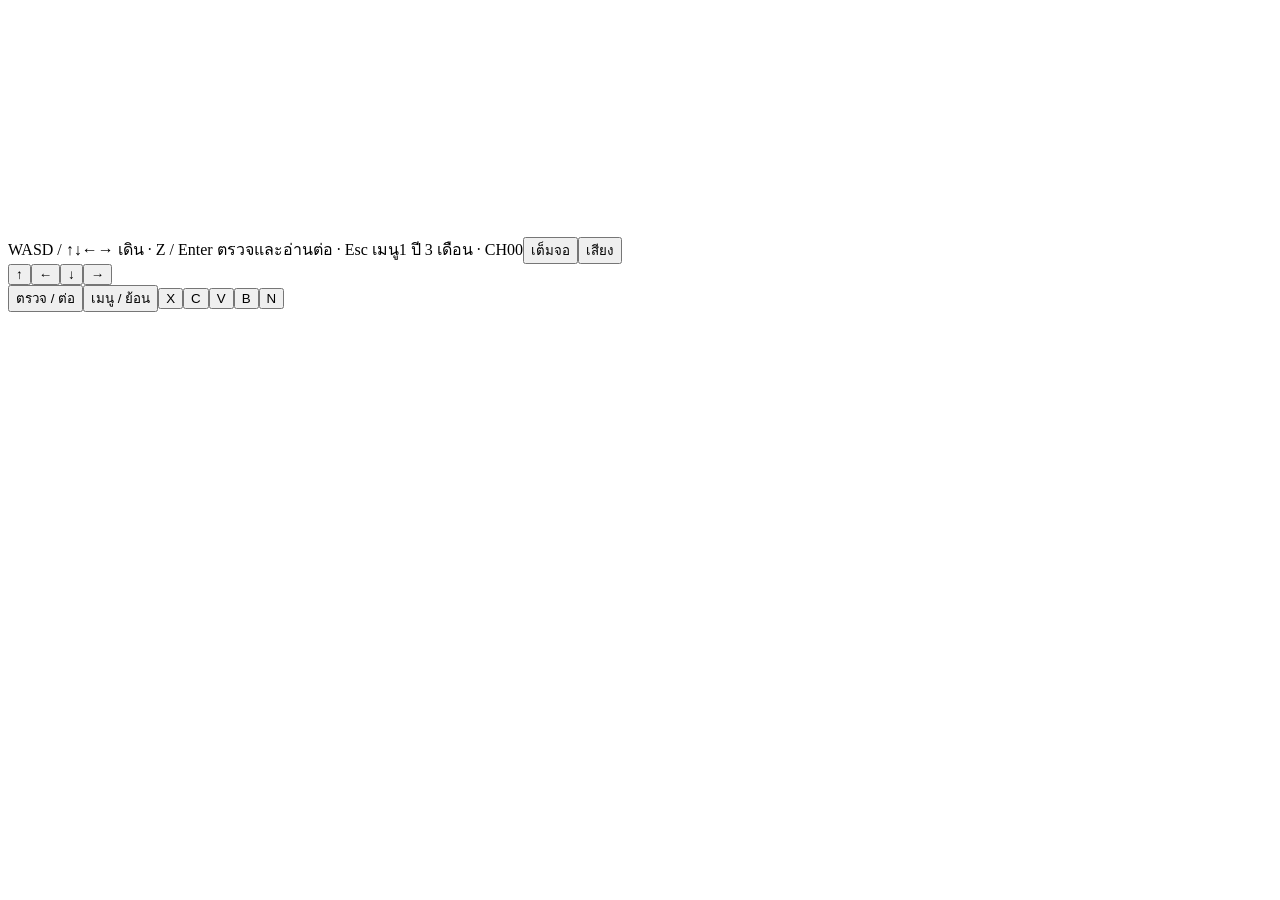
<file: src/ch00/shell.html>
<!doctype html>
<html lang="th">
<head><meta charset="utf-8"><meta name="viewport" content="width=device-width,initial-scale=1,viewport-fit=cover"><meta name="theme-color" content="#0d111d"><link rel="icon" href="data:image/svg+xml,%3Csvg xmlns='http://www.w3.org/2000/svg' viewBox='0 0 10 9'%3E%3Cpath fill='%23f16c81' d='M0 0h4v2h2V0h4v5L5 9 0 5z'/%3E%3C/svg%3E"><title>UNDERFALL · 1 ปี 3 เดือน</title><style>/* CH00_CSS */</style></head>
<body>
<main id="stage" aria-label="UNDERFALL"><div id="game"><canvas id="world" width="400" height="225" aria-label="ป่าแห่งความทรงจำ"></canvas><div id="screen"></div><div id="dialogue" hidden></div><div id="center-text" hidden></div><div id="curtain"></div><div id="toast" role="status"></div></div></main>
<footer id="controls"><span>WASD / ↑↓←→ เดิน · Z / Enter ตรวจและอ่านต่อ · Esc เมนู</span><span>1 ปี 3 เดือน · CH00</span><button id="fullscreen" type="button">เต็มจอ</button><button id="sound" type="button">เสียง</button></footer>
<div id="touch-controls" aria-label="ปุ่มเล่นบนจอสัมผัส"><div class="touch-dpad"><button data-hold="arrowup" aria-label="เดินขึ้น">↑</button><button data-hold="arrowleft" aria-label="เดินซ้าย">←</button><button data-hold="arrowdown" aria-label="เดินลง">↓</button><button data-hold="arrowright" aria-label="เดินขวา">→</button></div><div class="touch-actions"><button data-key="enter">ตรวจ / ต่อ</button><button data-key="escape">เมนู / ย้อน</button><button data-key="x">X</button><button data-key="c">C</button><button data-key="v">V</button><button data-key="b">B</button><button data-key="n">N</button></div></div>
<noscript>กรุณาเปิด JavaScript เพื่อเล่น UNDERFALL</noscript>
<script>/* CH00_PAYLOAD */</script><script>/* CH00_RENDERER */</script><script>/* CH00_RUNTIME */</script>
</body></html>
</file>
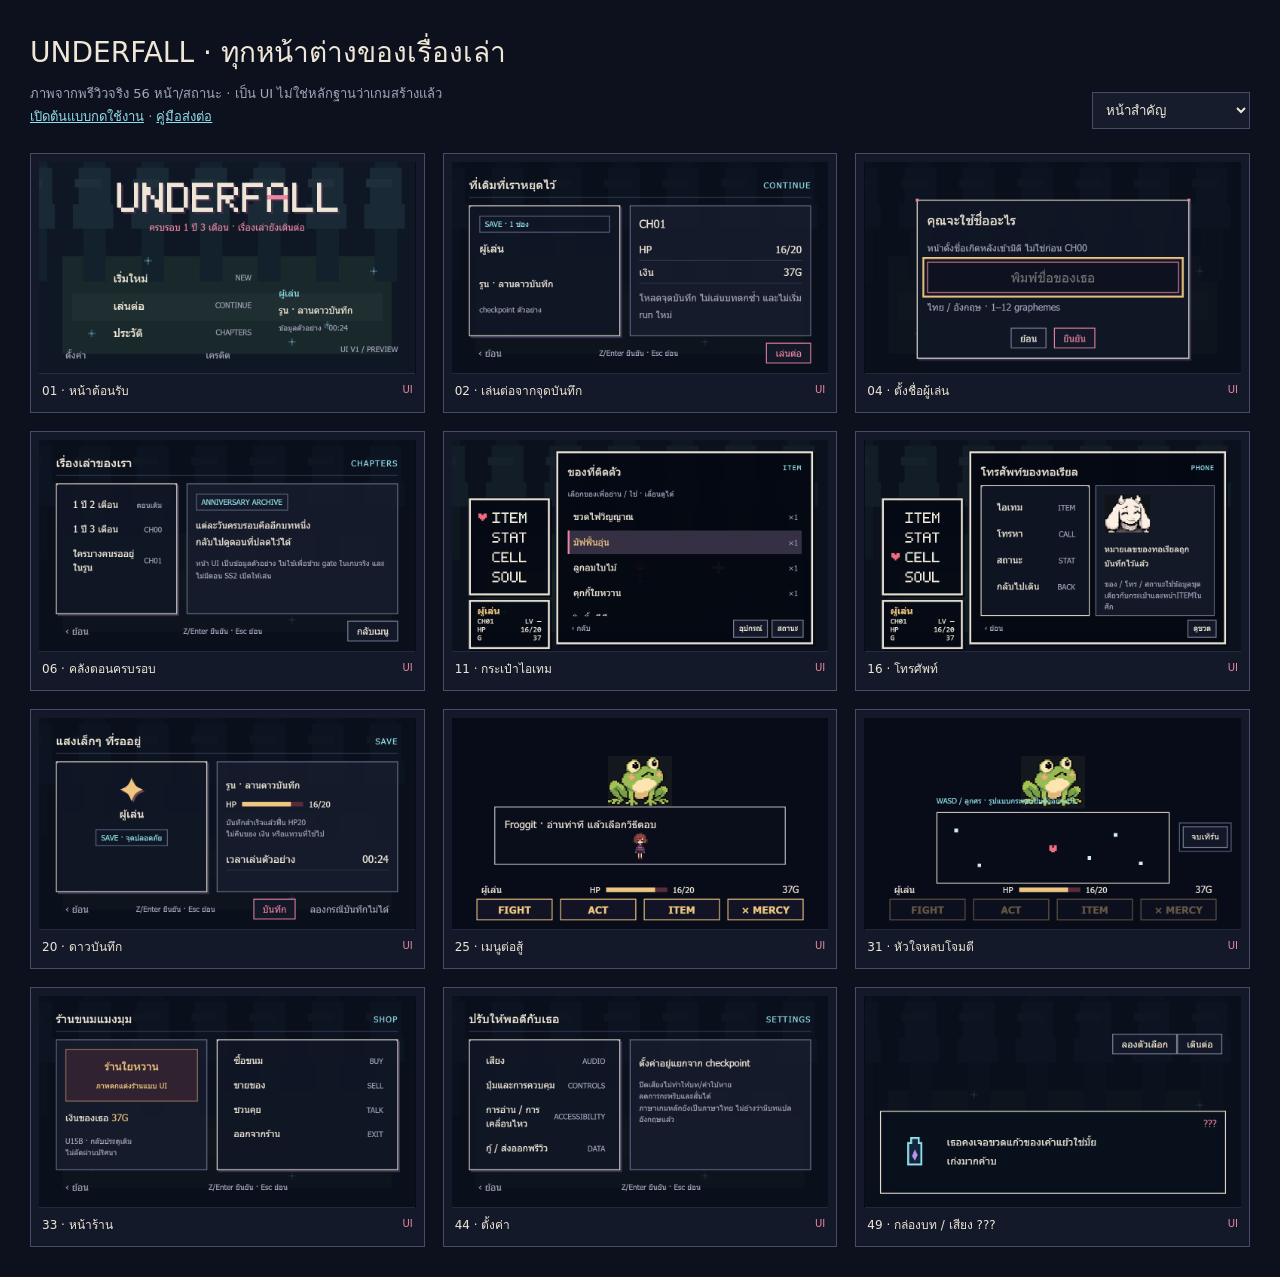
<file: design/interface/v1/gallery.html>
<!doctype html><html lang="th"><head><meta charset="utf-8"><meta name="viewport" content="width=device-width,initial-scale=1"><title>UNDERFALL — Interface Contact Sheet</title><link rel="icon" href="data:,"><style>
*{box-sizing:border-box}body{margin:0;background:#0d111d;color:#eee6d6;font-family:Tahoma,system-ui,sans-serif;padding:30px}header{display:flex;align-items:end;justify-content:space-between;gap:20px;margin-bottom:24px}h1{font-size:28px;font-weight:500;margin:0 0 8px}p{color:#a5a6bd;font-size:13px;line-height:1.8;margin:0}a{color:#91dfea}select{padding:9px;background:#171c2c;color:#eee6d6;border:1px solid #444c68}.grid{display:grid;grid-template-columns:repeat(3,minmax(0,1fr));gap:18px}figure{margin:0;border:1px solid #444c68;background:#131928;padding:8px}img{width:100%;display:block;aspect-ratio:16/9;object-fit:contain;background:#080c17}figcaption{font-size:12px;line-height:1.6;margin:8px 3px 3px;display:flex;justify-content:space-between;gap:8px}.scope{font-size:10px;color:#ed86a2}@media(max-width:850px){.grid{grid-template-columns:repeat(2,minmax(0,1fr))}header{align-items:start;flex-direction:column}}@media(max-width:500px){body{padding:18px}.grid{grid-template-columns:1fr}}
</style></head><body><header><div><h1>UNDERFALL · ทุกหน้าต่างของเรื่องเล่า</h1><p>ภาพจากพรีวิวจริง 56 หน้า/สถานะ · เป็น UI ไม่ใช่หลักฐานว่าเกมสร้างแล้ว<br><a href="preview.html">เปิดต้นแบบกดใช้งาน</a> · <a href="interface-handoff.md">คู่มือส่งต่อ</a></p></div><select id="filter" aria-label="เลือกหมวดภาพ"><option value="featured">หน้าสำคัญ</option><option value="all">ทั้งหมด56หน้า</option></select></header><main class="grid" id="gallery"></main><script>
(async()=>{const catalog=await(await fetch('screen-catalog.json')).json();const featured=['title','continue','history','inventory','phone','save','battle','dodge','shop','name','dialogue','settings'];const select=document.getElementById('filter');[...new Set(catalog.screens.map(s=>s.group))].forEach(group=>{const option=document.createElement('option');option.value=group;option.textContent=group;select.append(option);});function render(){const value=select.value;const screens=catalog.screens.filter(s=>value==='all'||value==='featured'&&featured.includes(s.id)||s.group===value);document.getElementById('gallery').innerHTML=screens.map(s=>`<figure><a href="preview.html#${s.id}"><img src="../../../output/playwright/interface/screens/${s.id}.png" alt="${s.title}" loading="eager"></a><figcaption><span>${String(s.number).padStart(2,'0')} · ${s.title}</span><span class="scope">${s.scope==='future-ui'?'ระบบอนาคต':'UI'}</span></figcaption></figure>`).join('');}select.addEventListener('change',render);render();})();
</script></body></html>
</file>
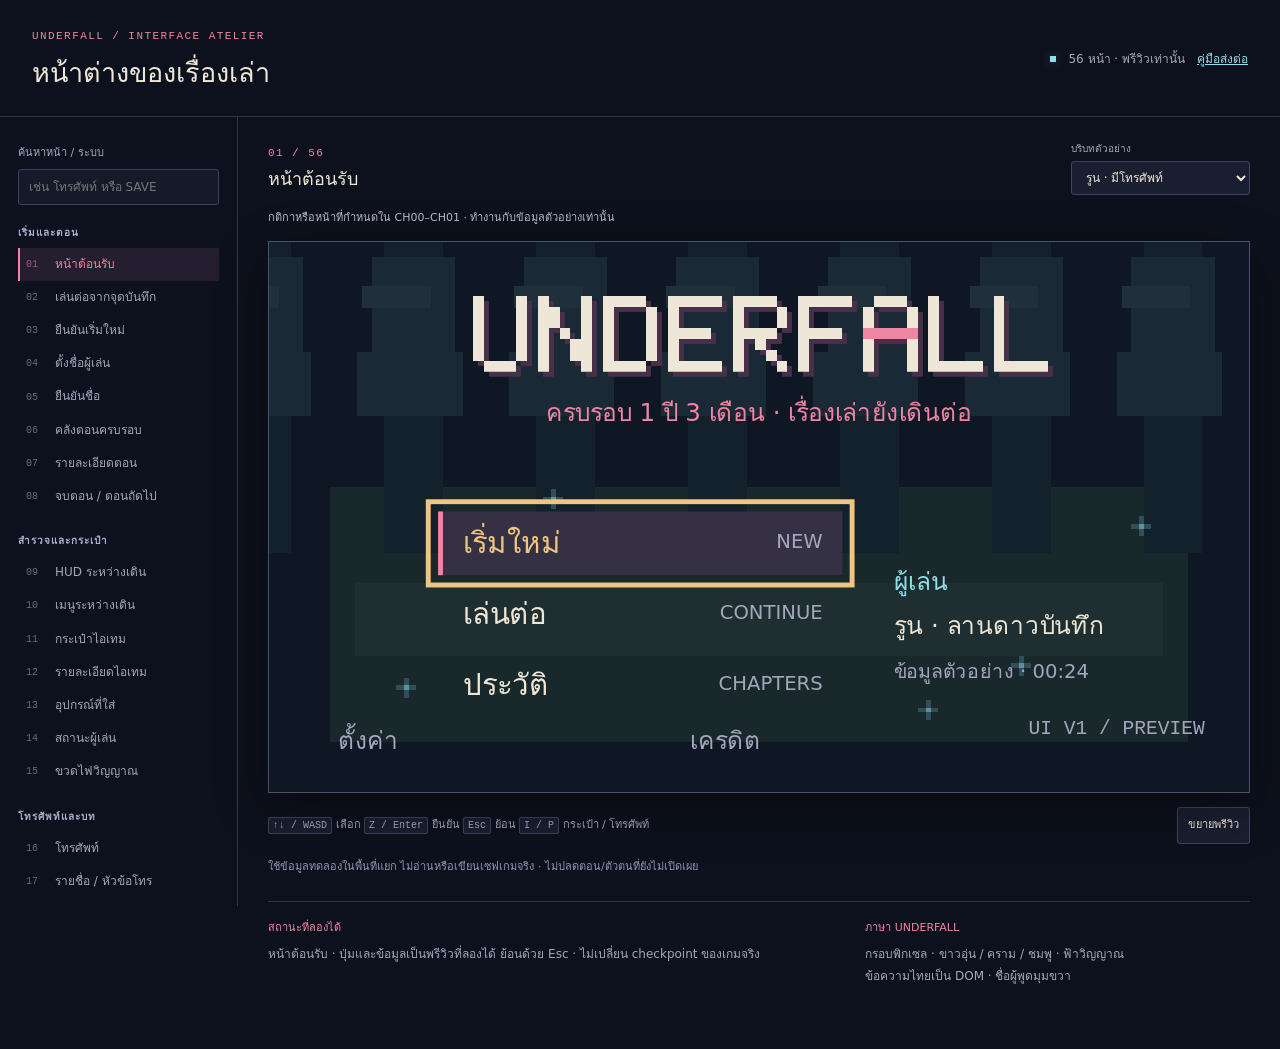
<file: design/interface/v1/preview.html>
<!doctype html>
<html lang="th">
<head>
  <meta charset="utf-8"><meta name="viewport" content="width=device-width,initial-scale=1">
  <title>UNDERFALL — Interface Atelier</title><link rel="icon" href="data:,">
  <link rel="stylesheet" href="interface.css">
  <link rel="stylesheet" href="interface-refinements.css">
  <link rel="stylesheet" href="overworld-menu.css">
</head>
<body>
  <header class="studio-header">
    <div><span class="eyebrow">UNDERFALL / INTERFACE ATELIER</span><h1>หน้าต่างของเรื่องเล่า</h1></div>
    <div class="studio-status"><span class="live-dot"></span> 56 หน้า · พรีวิวเท่านั้น <a href="interface-handoff.md">คู่มือส่งต่อ</a></div>
  </header>
  <div class="studio-layout">
    <aside class="catalog-panel" aria-label="เลือกหน้าอินเทอร์เฟซ">
      <label class="search-label" for="screen-search">ค้นหาหน้า / ระบบ</label><input id="screen-search" type="search" placeholder="เช่น โทรศัพท์ หรือ SAVE">
      <nav id="screen-nav"></nav>
    </aside>
    <main>
      <div class="workbar">
        <div><span class="eyebrow" id="screen-number">01 / 56</span><h2 id="screen-title">หน้าต้อนรับ</h2></div>
        <div><label for="preset">บริบทตัวอย่าง</label><select id="preset"><option value="ruins">รูน · มีโทรศัพท์</option><option value="forest">ป่า · ยังไม่มีโทรศัพท์</option><option value="no-save">ไม่มีเซฟ</option><option value="empty">กระเป๋าว่าง</option><option value="poor">เงินไม่พอ</option><option value="toriel">ศึกทอเรียล · ไว้ชีวิตเท่านั้น</option></select></div>
      </div>
      <div class="scope-note" id="scope-note"></div>
      <div class="viewport-wrap" id="viewport-wrap"><div id="game" tabindex="-1" aria-label="พรีวิวอินเทอร์เฟซเกม"><canvas id="world-bg" width="400" height="225" aria-hidden="true"></canvas><div id="screen"></div></div></div>
      <div class="preview-foot"><span><kbd>↑↓ / WASD</kbd> เลือก <kbd>Z / Enter</kbd> ยืนยัน <kbd>Esc</kbd> ย้อน <kbd>I / P</kbd> กระเป๋า / โทรศัพท์</span><button id="fullscreen" type="button">ขยายพรีวิว</button></div>
      <div class="prototype-note">ใช้ข้อมูลทดลองในพื้นที่แยก ไม่อ่านหรือเขียนเซฟเกมจริง · ไม่ปลดตอน/ตัวตนที่ยังไม่เปิดเผย</div>
      <section class="inspector" aria-label="ข้อมูลหน้าปัจจุบัน"><div><h3>สถานะที่ลองได้</h3><p id="interaction-note">กำลังโหลด…</p></div><div><h3>ภาษา UNDERFALL</h3><p>กรอบพิกเซล · ขาวอุ่น / คราม / ชมพู · ฟ้าวิญญาณ<br>ข้อความไทยเป็น DOM · ชื่อผู้พูดมุมขวา</p></div></section>
      <div id="studio-error" role="alert"></div>
    </main>
  </div>
  <div id="toast" role="status" aria-live="polite"></div>
  <script src="interface.js"></script>
</body>
</html>
</file>
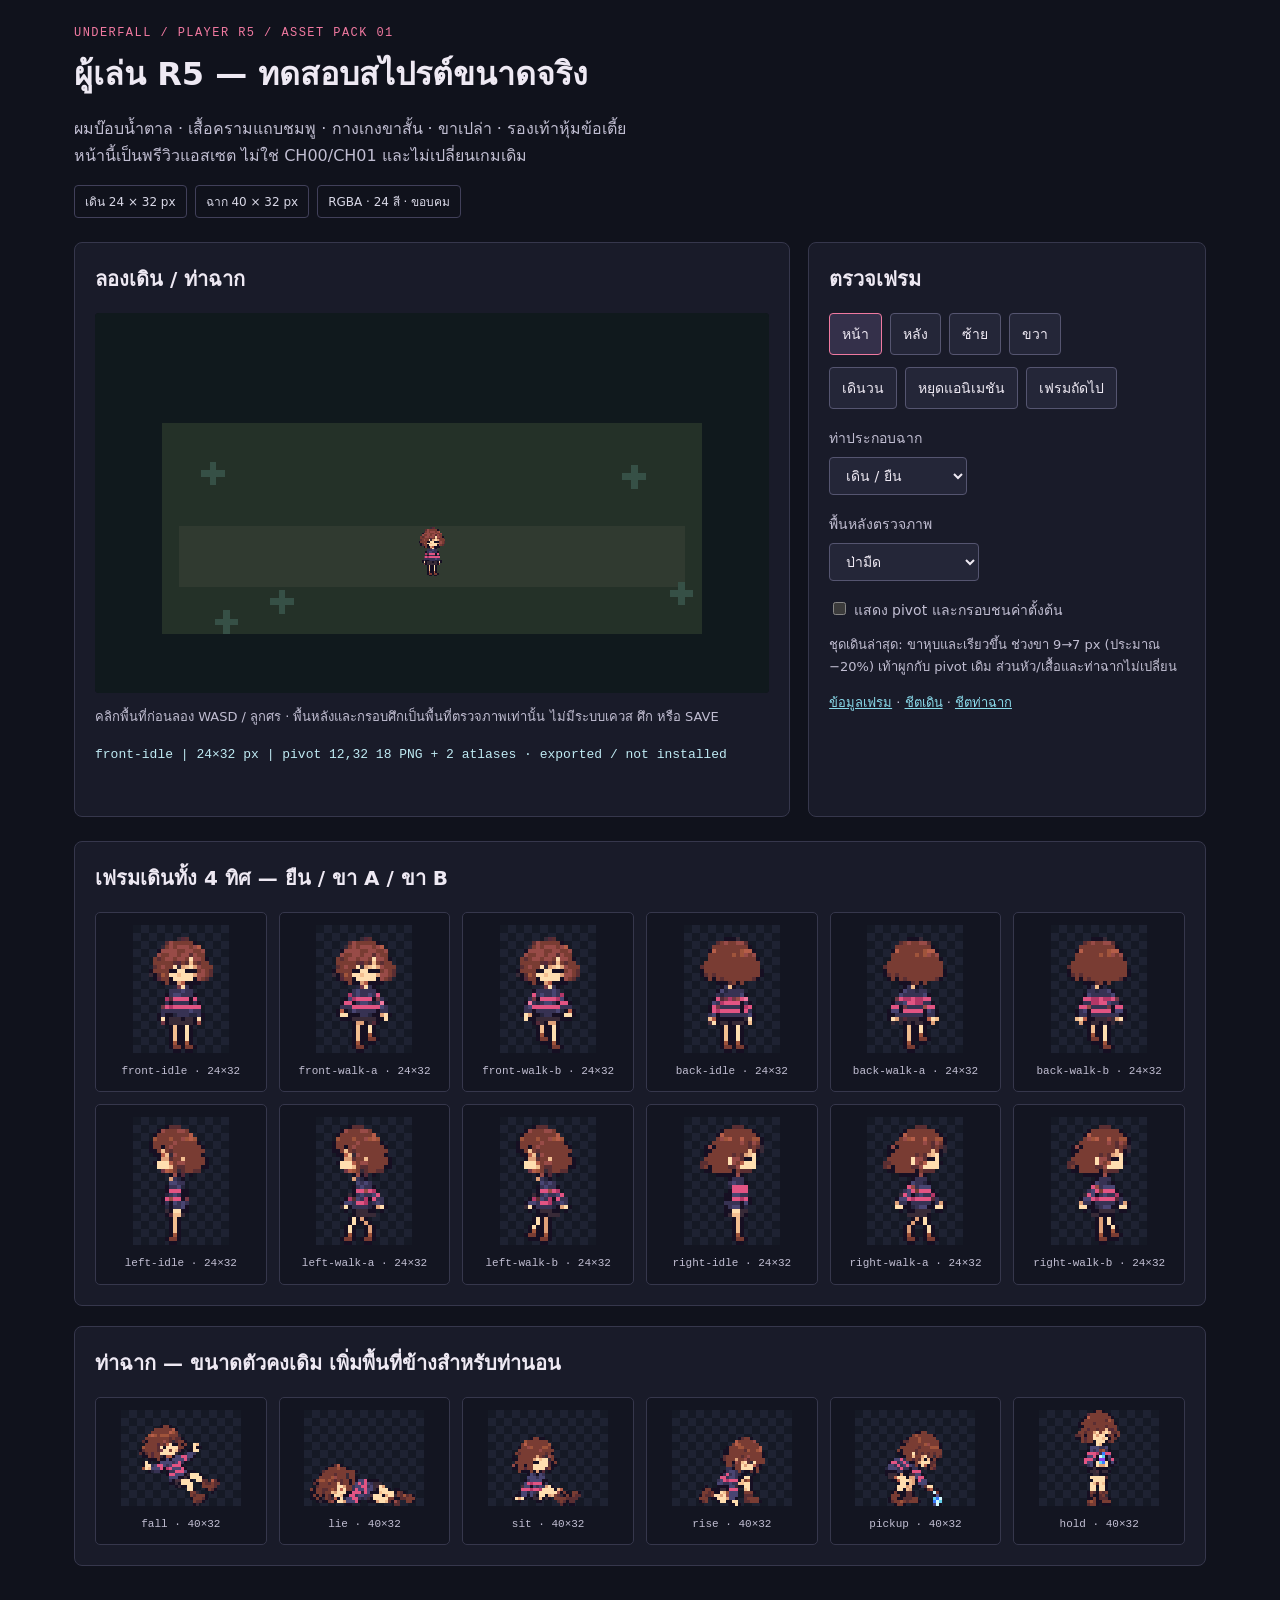
<file: assets/characters/player-r5/v1/preview.html>
<!doctype html>
<html lang="th">
<head>
  <meta charset="utf-8">
  <meta name="viewport" content="width=device-width,initial-scale=1">
  <title>UNDERFALL — ผู้เล่น R5 · Native Sprite Preview</title>
  <link rel="icon" href="data:,">
  <style>
    :root { color-scheme: dark; font-family: Tahoma, system-ui, sans-serif; color: #eee9f3; background: #10121c; }
    * { box-sizing: border-box; }
    body { margin: 0; }
    main { max-width: 1180px; margin: auto; padding: 26px 24px 56px; }
    h1 { font-size: clamp(22px, 3vw, 32px); margin: 8px 0 10px; }
    h2 { font-size: 20px; margin: 0 0 18px; }
    p { line-height: 1.7; color: #c1bed2; }
    .eyebrow { font: 12px monospace; letter-spacing: .12em; color: #f079a0; }
    .badge { display: inline-block; margin-right: 8px; padding: 6px 10px; border: 1px solid #41405a; border-radius: 4px; font-size: 12px; color: #d9d8e7; }
    .layout { display: grid; grid-template-columns: minmax(0, 1.8fr) minmax(270px, 1fr); gap: 18px; margin: 24px 0; }
    section, .panel { border: 1px solid #36374c; border-radius: 8px; background: #191b29; padding: 20px; }
    .layout section { min-width: 0; }
    .stage-wrap { overflow: auto; background: #0d0f17; border-radius: 4px; }
    #stage { display: block; width: 100%; height: auto; image-rendering: pixelated; }
    .controls { display: flex; gap: 8px; flex-wrap: wrap; margin: 12px 0; }
    button, select { font: inherit; font-size: 14px; background: #242638; color: #eee9f3; border: 1px solid #555570; border-radius: 4px; padding: 9px 12px; cursor: pointer; }
    button:hover, button[aria-pressed="true"] { border-color: #f079a0; background: #34304a; }
    button:focus-visible, select:focus-visible { outline: 2px solid #63d2ec; outline-offset: 3px; }
    button:disabled { opacity: .4; cursor: wait; }
    label { display: block; color: #c1bed2; font-size: 14px; margin: 18px 0 8px; }
    output { display: block; min-height: 52px; font: 13px/1.7 monospace; color: #bfeaf3; margin-top: 16px; overflow-wrap: anywhere; }
    .help { font-size: 13px; }
    .gallery { display: grid; grid-template-columns: repeat(6, minmax(0, 1fr)); gap: 12px; }
    figure { margin: 0; padding: 12px 5px; border: 1px solid #36374c; background: #131521; border-radius: 5px; text-align: center; }
    figure canvas { display: block; margin: 0 auto 10px; image-rendering: pixelated; background-image: conic-gradient(#1e2232 25%, #151925 0 50%, #1e2232 0 75%, #151925 0); background-size: 16px 16px; }
    figcaption { font: 11px/1.5 monospace; color: #c1bed2; overflow-wrap: anywhere; }
    #error { color: #ffbcaf; }
    .spaced { margin-top: 20px; }
    a { color: #8adbeb; }
    @media (max-width: 820px) { .layout { grid-template-columns: 1fr; } .gallery { grid-template-columns: repeat(3, minmax(0,1fr)); } }
    @media (max-width: 520px) { main { padding-inline: 16px; } section { padding: 16px; } .gallery { grid-template-columns: repeat(2, minmax(0,1fr)); } }
    @media (prefers-reduced-motion: reduce) { #motion-note { display: block; } }
    #motion-note { display: none; }
  </style>
</head>
<body>
<main>
  <div class="eyebrow">UNDERFALL / PLAYER R5 / ASSET PACK 01</div>
  <h1>ผู้เล่น R5 — ทดสอบสไปรต์ขนาดจริง</h1>
  <p>ผมบ๊อบน้ำตาล · เสื้อครามแถบชมพู · กางเกงขาสั้น · ขาเปล่า · รองเท้าหุ้มข้อเตี้ย<br>หน้านี้เป็นพรีวิวแอสเซต ไม่ใช่ CH00/CH01 และไม่เปลี่ยนเกมเดิม</p>
  <span class="badge">เดิน 24 × 32 px</span><span class="badge">ฉาก 40 × 32 px</span><span class="badge">RGBA · 24 สี · ขอบคม</span>
  <p id="error" role="alert"></p>
  <div class="layout">
    <section>
      <h2>ลองเดิน / ท่าฉาก</h2>
      <div class="stage-wrap"><canvas id="stage" width="400" height="225" tabindex="0" aria-label="พื้นที่ลองเดินผู้เล่นด้วยปุ่ม WASD หรือปุ่มลูกศร"></canvas></div>
      <p class="help">คลิกพื้นที่ก่อนลอง WASD / ลูกศร · พื้นหลังและกรอบศึกเป็นพื้นที่ตรวจภาพเท่านั้น ไม่มีระบบเควส ศึก หรือ SAVE</p>
      <p class="help" id="motion-note">ตั้งค่าลดการเคลื่อนไหวอยู่ กด “เล่นแอนิเมชัน” เมื่อต้องการเริ่ม</p>
      <output id="readout" aria-live="polite">กำลังโหลดเฟรม…</output>
    </section>
    <section>
      <h2>ตรวจเฟรม</h2>
      <div class="controls" id="directions">
        <button data-dir="front" aria-pressed="true" disabled>หน้า</button>
        <button data-dir="back" aria-pressed="false" disabled>หลัง</button>
        <button data-dir="left" aria-pressed="false" disabled>ซ้าย</button>
        <button data-dir="right" aria-pressed="false" disabled>ขวา</button>
      </div>
      <div class="controls">
        <button id="walk" disabled>เดินวน</button><button id="pause" disabled>หยุดแอนิเมชัน</button><button id="step" disabled>เฟรมถัดไป</button>
      </div>
      <label for="pose">ท่าประกอบฉาก</label>
      <select id="pose" disabled>
        <option value="world">เดิน / ยืน</option>
        <option value="fall">ร่วงหล่น</option><option value="lie">นอนหลังตก</option>
        <option value="sit">นั่ง</option><option value="rise">กำลังลุก</option>
        <option value="pickup">หยิบขวด</option><option value="hold">ถือขวด</option>
        <option value="landing">เล่นชุดลงพื้น</option><option value="collect-bottle">เล่นชุดเก็บขวด</option>
      </select>
      <label for="background">พื้นหลังตรวจภาพ</label>
      <select id="background"><option value="forest">ป่ามืด</option><option value="ruins">รูน</option><option value="checker">ตารางโปร่งใส</option><option value="light">พื้นสว่าง</option><option value="battle">ตำแหน่งยืนในศึก</option></select>
      <label><input type="checkbox" id="anchors"> แสดง pivot และกรอบชนค่าตั้งต้น</label>
      <p class="help">ชุดเดินล่าสุด: ขาหุบและเรียวขึ้น ช่วงขา 9→7 px (ประมาณ −20%) เท้าผูกกับ pivot เดิม ส่วนหัว/เสื้อและท่าฉากไม่เปลี่ยน</p>
      <p class="help"><a href="manifest.json">ข้อมูลเฟรม</a> · <a href="player-r5-walk-atlas.png">ชีตเดิน</a> · <a href="player-r5-story-atlas.png">ชีตท่าฉาก</a></p>
    </section>
  </div>
  <section class="spaced"><h2>เฟรมเดินทั้ง 4 ทิศ — ยืน / ขา A / ขา B</h2><div id="walk-gallery" class="gallery"></div></section>
  <section class="spaced"><h2>ท่าฉาก — ขนาดตัวคงเดิม เพิ่มพื้นที่ข้างสำหรับท่านอน</h2><div id="story-gallery" class="gallery"></div></section>
</main>
<script src="preview.js"></script>
</body>
</html>
</file>
<file: design/interface/v1/interface.css>
:root{color-scheme:dark;--ink:#eee6d6;--muted:#a5a6bd;--night:#0d111d;--panel:#171c2c;--line:#444c68;--rose:#ed86a2;--blue:#91dfea;--gold:#efc681;--danger:#ee8b85;--focus:#efc681;font-family:Tahoma,system-ui,sans-serif;background:var(--night);color:var(--ink)}
*{box-sizing:border-box}body{margin:0}button,input,select{font:inherit}button,a,input,select{touch-action:manipulation}button{cursor:pointer}a{color:var(--blue)}button:focus-visible,a:focus-visible,input:focus-visible,select:focus-visible{outline:2px solid var(--focus);outline-offset:3px}button:disabled{cursor:not-allowed;opacity:.43}button,input,select{color:var(--ink)}
.studio-header{padding:24px 32px 22px;border-bottom:1px solid #2d354b;display:flex;align-items:center;justify-content:space-between;gap:20px}.eyebrow{color:var(--rose);font:11px/1.7 'Courier New',monospace;letter-spacing:.13em}h1{font-size:27px;margin:5px 0 0;font-weight:500}.studio-status{font-size:12px;color:var(--muted);display:flex;align-items:center;gap:12px}.live-dot{display:block;width:6px;height:6px;background:var(--blue);box-shadow:0 0 12px #91dfea55}.studio-layout{display:grid;grid-template-columns:238px minmax(0,1fr);max-width:1510px;margin:auto}.catalog-panel{border-right:1px solid #2d354b;padding:24px 18px;max-height:calc(100vh - 111px);overflow:auto;position:sticky;top:0}.search-label{font-size:11px;color:var(--muted)}#screen-search{width:100%;background:#151a28;border:1px solid #38435b;padding:10px;margin:8px 0 20px;font-size:12px;border-radius:3px}.nav-group{margin-bottom:20px}.nav-group h3{font-size:10px;color:#aab3ce;letter-spacing:.1em;margin:0 0 8px}.nav-button{display:flex;align-items:center;gap:10px;width:100%;text-align:left;background:none;border:0;border-left:2px solid transparent;padding:7px 6px;color:var(--muted);font-size:12px;line-height:1.6}.nav-button span:first-child{font:10px monospace;opacity:.6;width:19px}.nav-button:hover{background:#1a2030;color:var(--ink)}.nav-button[aria-current=page]{color:var(--rose);border-left-color:var(--rose);background:#251e30}.nav-future{font-size:9px!important;width:auto!important;color:var(--blue);margin-left:auto}
main{min-width:0;padding:24px 30px 44px}.workbar{display:flex;justify-content:space-between;align-items:center;gap:14px;margin-bottom:14px}.workbar h2{font-size:18px;font-weight:500;margin:2px 0}.workbar label{display:block;font-size:10px;color:var(--muted);margin-bottom:5px}.workbar select{border:1px solid #3b4560;background:#191f30;padding:8px 10px;border-radius:3px;font-size:12px}.scope-note{font-size:11px;color:#b5bace;margin-bottom:13px;line-height:1.7}.scope-note.future{color:var(--gold)}.viewport-wrap{width:100%;max-width:1000px;aspect-ratio:16/9;position:relative;border:1px solid #49516b;box-shadow:0 16px 50px #0005;overflow:hidden;background:#080c14}#game{position:absolute;inset:0 auto auto 0;width:400px;height:225px;transform-origin:top left;font-size:11px;line-height:1.55;overflow:hidden;background:#0c121b;isolation:isolate}#world-bg{position:absolute;inset:0;width:400px;height:225px;image-rendering:pixelated;z-index:-2}#screen{position:absolute;inset:0}#screen.dim::before{content:'';position:absolute;inset:0;background:#080d19b8;z-index:-1}#game.reduce-motion *{animation:none!important;transition:none!important}.preview-foot{display:flex;justify-content:space-between;align-items:center;gap:12px;margin-top:14px;max-width:1000px;color:var(--muted);font-size:11px;line-height:1.9}.preview-foot button{border:1px solid #3b4560;background:#191f30;font-size:11px;padding:7px 10px;border-radius:3px}kbd{font:10px monospace;border:1px solid #39435b;background:#191f30;padding:2px 4px;border-radius:2px}.prototype-note{font-size:11px;color:#8d97b1;line-height:1.8;margin-top:13px}.inspector{display:grid;grid-template-columns:1.5fr 1fr;gap:20px;border-top:1px solid #2d354b;margin-top:24px;padding-top:16px;max-width:1000px}.inspector h3{font-size:11px;color:var(--rose);font-weight:400;margin:0 0 8px}.inspector p{font-size:12px;line-height:1.8;color:var(--muted);margin:0}#studio-error{color:var(--danger);font-size:13px;margin-top:18px}#toast{position:fixed;bottom:22px;left:50%;transform:translateX(-50%);background:#25253b;border:1px solid var(--rose);color:var(--ink);padding:12px 18px;max-width:min(600px,calc(100vw - 32px));font-size:13px;z-index:50;display:none}#toast.show{display:block}
/* Game components: hard corners, stepped decoration, warm white rather than pure white. */
.screen-head{position:absolute;left:18px;right:18px;top:11px;height:27px;display:flex;align-items:center;justify-content:space-between;border-bottom:1px solid #59617e88}.screen-head h3{font-size:13px;margin:0;font-weight:500;color:var(--ink)}.screen-head .code{font:9px monospace;color:var(--blue);letter-spacing:.1em}.screen-content{position:absolute;left:18px;right:18px;top:46px;bottom:40px;min-height:0}.screen-foot{position:absolute;left:18px;right:18px;bottom:10px;height:24px;display:flex;align-items:center;justify-content:space-between;gap:5px}.screen-foot .hint{font-size:8px;color:var(--muted)}.game-button{border:1px solid #7d8097;background:#121828;color:var(--ink);padding:3px 9px;font-size:10px;min-height:20px;line-height:1.4;white-space:nowrap}.game-button:hover,.game-button:focus-visible{color:var(--gold);border-color:var(--gold);background:#2a2634}.game-button.primary{border-color:var(--rose);color:var(--rose)}.game-button.danger{border-color:var(--danger);color:var(--danger)}.game-button.ghost{border-color:transparent;background:transparent;color:var(--muted)}.pixel-panel{border:1px solid var(--ink);background:#101525ed;padding:10px;position:relative;box-shadow:2px 2px 0 #353250}.pixel-panel::before,.pixel-panel::after{content:'';position:absolute;width:3px;height:3px;background:var(--rose);top:-2px}.pixel-panel::before{left:-2px}.pixel-panel::after{right:-2px}.soft-panel{border:1px solid #69708a;background:#161c2bd9;padding:9px}.split{display:grid;grid-template-columns:1fr 1.2fr;gap:10px;height:100%;min-height:0}.split.wide-right{grid-template-columns:.8fr 1.4fr}.stack{display:flex;flex-direction:column;gap:7px;min-height:0}.scroll{overflow:auto;scrollbar-width:thin;scrollbar-color:#69708a #101525;min-height:0}.list{display:flex;flex-direction:column;gap:3px}.list-item{display:flex;width:100%;gap:5px;align-items:center;justify-content:space-between;background:transparent;border:0;text-align:left;font-size:10px;line-height:1.5;padding:4px 5px;color:var(--ink);border-left:2px solid transparent}.list-item:hover,.list-item:focus-visible,.list-item.selected{background:#363044;color:var(--gold);border-left-color:var(--rose)}.list-item:disabled{color:var(--muted);opacity:.5}.list-item small{font-size:8px;white-space:nowrap;color:var(--muted)}.muted{color:var(--muted)}.blue{color:var(--blue)}.rose{color:var(--rose)}.gold{color:var(--gold)}.danger-text{color:var(--danger)}.tiny{font-size:8px}.small{font-size:10px}.title-line{font-size:12px;font-weight:500;margin:0 0 6px}.line{border-bottom:1px solid #59617e55;padding:3px 0;display:flex;justify-content:space-between;gap:8px}.description{font-size:10px;line-height:1.8;margin:6px 0}.pixel-heart{display:inline-block;width:10px;height:9px;background:#f16c81;clip-path:polygon(0 0,40% 0,40% 20%,60% 20%,60% 0,100% 0,100% 60%,80% 60%,80% 80%,60% 80%,60% 100%,40% 100%,40% 80%,20% 80%,20% 60%,0 60%);vertical-align:middle}.mini-icon{display:inline-block;width:6px;height:6px;background:var(--blue);transform:rotate(45deg);vertical-align:middle}.player-art{width:72px;height:96px;image-rendering:pixelated;object-fit:contain}.native-canvas{image-rendering:pixelated}.hp-row{display:flex;align-items:center;gap:6px;font:9px monospace}.hp-track{height:5px;width:65px;background:#582c39}.hp-track span{height:100%;display:block;background:var(--gold)}.tag{font-size:8px;border:1px solid #59617e;padding:2px 5px;color:var(--blue);display:inline-block}.button-row{display:flex;flex-wrap:wrap;gap:5px}.empty-state{text-align:center;padding:17px 6px;line-height:1.8;color:var(--muted);font-size:10px}.inline-input{width:100%;border:1px solid var(--rose);background:#0d1120;color:var(--ink);font-size:14px;padding:5px 7px;text-align:center}.center-dialog{position:absolute;width:290px;left:55px;top:40px;min-height:148px}.center-dialog h3{margin:0 0 9px;font-size:14px;font-weight:500}.center-dialog .actions{display:flex;justify-content:center;gap:8px;margin-top:13px}.center-dialog p{font-size:10px;line-height:1.8;margin:6px 0}.hero-title{position:absolute;left:30px;right:30px;top:22px;text-align:center}.hero-title h2{font: bold 30px/1.2 'Courier New',monospace;letter-spacing:2px;margin:0 0 4px;text-shadow:2px 2px 0 #483049}.hero-title h2 .pixel-heart{width:14px;height:14px;position:relative;top:-1px}.hero-title p{font-size:10px;color:var(--rose);margin:0}.title-options{position:absolute;left:69px;top:110px;width:165px}.title-options button{font-size:12px;padding:4px 8px}.title-save{position:absolute;right:41px;bottom:41px;width:104px;line-height:1.8}.title-version{position:absolute;bottom:9px;left:18px;right:18px;display:flex;justify-content:space-between;font:8px monospace;color:var(--muted)}.hud-panel{position:absolute;top:12px;left:13px;width:124px;padding:7px;border:1px solid #b5c0d4;box-shadow:2px 2px 0 #101425;background:#111928df}.hud-actions{position:absolute;right:12px;top:12px;display:flex;gap:5px}.power-rack{position:absolute;bottom:12px;left:13px;display:flex;gap:4px}.power-slot{background:#101628dd;border:1px solid #747f97;color:var(--blue);font-size:8px;padding:4px 5px;text-align:center}.dialogue-box{position:absolute;left:16px;right:16px;bottom:15px;height:88px;border:1px solid var(--ink);background:#090f1cef;padding:22px 12px 10px;display:flex;gap:10px}.speaker{position:absolute;top:5px;right:9px;color:var(--rose);font-size:10px}.dialogue-box p{margin:0;font-size:11px;line-height:1.8}.phone-portrait{width:48px;height:40px;flex:none;image-rendering:pixelated}.ringing{animation:ring 1.5s steps(2) infinite}@keyframes ring{50%{transform:translateY(-2px)}}.settings-row{display:flex;align-items:center;justify-content:space-between;border-bottom:1px solid #46536b77;padding:7px 0;font-size:10px;gap:12px}.settings-row input[type=range]{width:100px;accent-color:var(--rose)}.settings-row input[type=checkbox]{accent-color:var(--rose)}.kbd-grid{display:grid;grid-template-columns:repeat(3,1fr);gap:6px}.kbd-grid div{border:1px solid #65708b;padding:5px;text-align:center;font-size:8px}.kbd-grid kbd{display:block;margin-bottom:2px}.memory-tile{border:1px solid #61708b;padding:8px;background:#101729;text-align:center;width:100%;font-size:10px}.memory-tile::before{content:'?';display:block;color:var(--blue);font:22px monospace;line-height:1.4}.reward-center{text-align:center}.save-star{font:35px/1 monospace;color:var(--gold);text-shadow:2px 2px 0 #6c4b50}.shop-sign{height:56px;border:1px solid #917359;background:#302230;text-align:center;padding:8px;font-size:12px;color:var(--gold);margin-bottom:8px}.locked-grid{display:grid;grid-template-columns:repeat(3,1fr);gap:7px}.locked-tile{border:1px dashed #67738e;padding:12px 5px;text-align:center;font-size:9px;color:var(--muted)}
/* Combat keeps four commands; the X before MERCY is a visual icon, not a key binding. */
.battle-monster{position:absolute;top:19px;left:158px;width:84px;height:70px;image-rendering:pixelated}.battle-player{position:absolute;left:188px;top:119px;width:24px;height:32px;image-rendering:pixelated}.battle-copy{position:absolute;left:45px;right:45px;top:94px;min-height:62px;padding:9px 10px;border:1px solid #d4d4dce6;background:#0a0e1bd9;font-size:11px}.battle-stat{position:absolute;left:31px;right:31px;bottom:37px;display:flex;justify-content:space-between;font:10px monospace}.battle-commands{position:absolute;left:26px;right:26px;bottom:10px;display:grid;grid-template-columns:repeat(4,1fr);gap:8px}.battle-commands button{padding:4px 2px;border:1px solid var(--gold);color:var(--gold);font:bold 11px monospace;background:#121426}.battle-commands button:hover{background:#3a2a32;border-color:var(--rose);color:var(--rose)}.battle-menu{position:absolute;left:76px;top:100px;width:248px;max-height:76px;overflow:auto;padding:7px 10px;border:1px solid var(--ink);background:#0a101c}.battle-menu .list-item{padding:2px 4px;font-size:10px}.bullet-canvas{position:absolute;left:76px;top:100px;width:248px;height:76px;image-rendering:pixelated;border:1px solid var(--ink);background:#080e17}.fight-bar{height:28px;background:linear-gradient(to right,#683a44 0 20%,#c7a36f 20% 43%,#87c8bb 43% 57%,#c7a36f 57% 80%,#683a44 80%);position:relative;margin:9px 0;border:1px solid var(--ink)}.fight-pointer{position:absolute;left:50%;top:-4px;width:2px;height:36px;background:var(--ink)}.battle-ability{position:absolute;left:337px;top:111px;width:38px;font-size:7px;color:var(--muted);border:1px solid #58647f;padding:3px;text-align:center}
@media(max-width:1000px){.studio-layout{grid-template-columns:200px minmax(0,1fr)}main{padding:22px 20px}.studio-header{padding:20px}.studio-status{flex-wrap:wrap;max-width:220px}}
@media(max-width:720px){.studio-header{align-items:flex-start;flex-direction:column;gap:9px}h1{font-size:23px}.studio-status{max-width:none}.studio-layout{display:block}.catalog-panel{position:static;border-right:0;border-bottom:1px solid #2d354b;max-height:180px;padding:14px 18px}.nav-group{display:inline-flex;flex-wrap:wrap;gap:3px;margin-right:12px;margin-bottom:8px}.nav-group h3{width:100%;margin:0}.nav-button{width:auto;font-size:11px;padding:5px}.nav-button span:first-child{display:none}#screen-search{margin:5px 0 10px;padding:7px}.search-label{display:none}main{padding:18px 14px}.workbar{align-items:flex-start}.workbar select{max-width:160px;font-size:10px}.preview-foot{align-items:flex-start}.inspector{grid-template-columns:1fr}.viewport-wrap{aspect-ratio:auto;height:405px;max-width:500px}#game{position:relative;width:100%;height:405px;transform:none!important;font-size:14px}#world-bg{width:100%;height:100%;object-fit:cover}.screen-head{height:32px}.screen-head h3{font-size:16px}.screen-head .code{font-size:10px}.screen-content{top:55px;bottom:55px}.screen-foot{height:34px;bottom:12px}.game-button{font-size:12px;padding:7px 10px;min-height:34px}.screen-foot .hint{display:none}.list-item{font-size:13px;padding:7px 4px}.list-item small{font-size:10px}.description,.empty-state{font-size:13px}.small{font-size:12px}.tiny{font-size:10px}.title-line{font-size:15px}.center-dialog{left:18px;right:18px;top:55px;width:auto;min-height:240px;padding:20px}.center-dialog h3{font-size:18px}.center-dialog p{font-size:13px}.hero-title{top:40px;left:12px;right:12px}.hero-title h2{font-size:27px}.hero-title p{font-size:12px}.title-options{left:30px;top:157px;width:160px}.title-options button{font-size:15px}.title-save{right:25px;bottom:54px;width:104px;font-size:12px}.title-version{font-size:10px}.hud-panel{font-size:12px;width:150px}.hud-actions{top:94px;right:13px;flex-direction:column}.power-rack{flex-wrap:wrap;max-width:280px}.power-slot{font-size:11px}.dialogue-box{height:130px;padding-top:29px}.dialogue-box p{font-size:13px}.speaker{font-size:13px}.settings-row{font-size:13px;padding:12px 0}.kbd-grid div{font-size:11px}.battle-monster{left:calc(50% - 42px);top:44px}.battle-player{left:calc(50% - 12px);top:180px}.battle-copy{top:136px;left:20px;right:20px;font-size:13px}.battle-stat{bottom:66px;left:17px;right:17px}.battle-commands{left:12px;right:12px;bottom:19px;gap:5px}.battle-commands button{font-size:12px;padding:9px 0}.battle-menu,.bullet-canvas{left:calc(50% - 124px);top:154px}.battle-menu{max-height:122px;min-height:76px}.battle-menu .list-item{font-size:12px;padding:5px}.battle-ability{left:auto;right:12px;top:247px;width:58px;font-size:10px}.split{grid-template-columns:1fr 1.1fr;gap:7px}.tag{font-size:10px}.locked-grid{grid-template-columns:repeat(2,1fr)}.locked-tile{font-size:12px}.memory-tile{font-size:12px}}
@media(prefers-reduced-motion:reduce){*{animation:none!important;transition:none!important}}
.confirm-overlay{position:absolute;inset:0;background:#080c18d9;z-index:8}.large-text .screen-content{font-size:12px}.large-text .description,.large-text .list-item{font-size:12px}.large-text .screen-content .pixel-panel,.large-text .screen-content .soft-panel{overflow:auto}.screen-head h3{max-width:290px;overflow:hidden;text-overflow:ellipsis;white-space:nowrap}.screen-head h3[title]{cursor:help}.battle-commands button[aria-disabled=true]{opacity:.45}.fight-pointer{animation:timing 1.2s linear infinite alternate}@keyframes timing{from{left:2%}to{left:97%}}#viewport-wrap:fullscreen{max-width:none;width:100vw;height:100vh;display:flex;align-items:center;justify-content:center;background:#080c14}#viewport-wrap:fullscreen #game{position:relative;transform:none!important;width:min(100vw,177.7vh);height:min(56.25vw,100vh)}
</file>
<file: design/interface/v1/interface-refinements.css>
.pixel-logo{width:235px;height:31px;display:block;margin:0 auto 9px;filter:drop-shadow(2px 2px 0 #483049)}
@media(min-width:721px){.battle-monster{left:166px;top:40px;width:68px;height:56px;object-fit:contain}}
.split{grid-template-rows:minmax(0,1fr)}.split>.pixel-panel,.split>.soft-panel{min-height:0;overflow:auto}.screen-content>.pixel-panel{height:100%;overflow:auto}.battle-ability{left:334px;width:56px}.battle-ability .game-button{width:100%;padding:4px 1px;font-size:9px}.battle-commands button:disabled{opacity:.4;cursor:not-allowed}.screen-head h3{flex:1;min-width:0;margin-right:8px}
.narration-screen{position:absolute;inset:0;background:#070c17;display:flex;flex-direction:column;align-items:center;justify-content:center;gap:13px;text-align:center}.narration-screen p{line-height:2;font-size:12px;margin:0;color:var(--ink)}.loading-bar{height:7px;background:#25273b;border:1px solid #69708a}.loading-bar span{display:block;width:60%;height:100%;background:var(--blue)}
#viewport-wrap:fullscreen #game{position:absolute;left:50%;top:50%;width:400px;height:225px;transform:translate(-50%,-50%) scale(var(--full-scale,1))!important}
@media(max-width:720px){.pixel-logo{width:250px;height:33px}.narration-screen p{font-size:14px;padding:0 16px}#viewport-wrap:fullscreen #game{left:0;top:50%;width:100%;height:min(405px,100vh);transform:translateY(-50%)!important}}
</file>
<file: design/interface/v1/overworld-menu.css>
/* Reference-led overworld menu. Geometry is in the existing 400x225 space. */
#screen.overworld-active::before{content:'';position:absolute;inset:0;background:#02060c55;z-index:-1}
.overworld-rail{position:absolute;left:18px;top:62px;width:86px;height:103px;border:2px solid #eee6d6;box-shadow:0 0 0 1px #101725,2px 2px 0 #02060c;background:#030811de;padding:8px 7px;display:flex;flex-direction:column;gap:1px}
.overworld-tab{display:flex;align-items:center;justify-content:flex-start;gap:6px;width:100%;height:20px;min-height:20px;padding:2px 1px;border:0;background:transparent;color:#eee6d6;position:relative}
.overworld-tab .pixel-heart{width:9px;height:8px;opacity:0;flex:none}
.overworld-tab.is-current .pixel-heart,.overworld-tab:focus-visible .pixel-heart{opacity:1}
.overworld-tab:focus-visible{outline:1px solid #efc681;outline-offset:0}
.overworld-tab:hover{background:#ed86a213}
.overworld-tab:disabled{opacity:.35}
.overworld-tab-label{height:11px;width:auto;overflow:visible;flex:none}
.overworld-tab.is-current .overworld-tab-label{filter:drop-shadow(1px 0 #91dfea44)}
.overworld-mini{position:absolute;left:18px;top:170px;width:86px;height:52px;border:2px solid #eee6d6;box-shadow:0 0 0 1px #101725,2px 2px 0 #02060c;background:#030811de;padding:3px 7px;color:#eee6d6;font:8px/1.15 Consolas,'Courier New',monospace}
.overworld-mini-name{font:10px/1.2 Tahoma,sans-serif;font-weight:bold;color:#efc681;overflow:hidden;text-overflow:ellipsis;white-space:nowrap;display:block;margin-bottom:1px}
.overworld-mini .mini-line{display:flex;justify-content:space-between;gap:4px}
.overworld-tools{position:absolute;left:18px;right:17px;top:12px;display:flex;justify-content:space-between;align-items:start;pointer-events:none}
.overworld-tools>*{pointer-events:auto}
.overworld-tools .game-button{font-size:8px;padding:3px 6px;min-height:17px;background:#060c16b3;border-color:#9ca7b966}
.overworld-root-hint{position:absolute;left:119px;top:55px;font-size:8px;color:#b7c0ce;line-height:1.7;padding:7px;background:#080f1999;border-left:1px solid #91dfea66;max-width:148px}
.overworld-pane{position:absolute;left:111px;right:16px;top:12px;bottom:8px;border:2px solid #eee6d6;box-shadow:0 0 0 1px #101725,2px 2px 0 #02060c;background:#030811ed;padding:10px;min-width:0}
.overworld-pane-head{height:21px;display:flex;align-items:start;justify-content:space-between;gap:8px}
.overworld-pane-head h3{font-size:12px;margin:0;font-weight:500;white-space:nowrap;overflow:hidden;text-overflow:ellipsis;min-width:0}
.overworld-pane-head .code{font:8px/1.5 Consolas,monospace;letter-spacing:.08em;color:#91dfea;flex:none}
.stats-pane .overworld-pane-head{position:absolute;right:10px;top:6px;height:auto}.stats-pane .overworld-pane-head h3{display:none}.stats-pane .overworld-pane-body{top:14px;overflow-x:hidden}
.overworld-pane-body{position:absolute;left:10px;right:10px;top:34px;bottom:28px;overflow:auto;scrollbar-width:thin;scrollbar-color:#63768a #050a13;min-width:0}
.overworld-pane-foot{position:absolute;left:8px;right:8px;bottom:5px;display:flex;justify-content:space-between;align-items:center;gap:4px;min-height:18px}
.overworld-pane-foot .hint{display:none}
.overworld-pane-foot .game-button{font-size:8px;padding:3px 5px;min-height:17px}
.overworld-pane-foot .button-row{gap:4px}
.overworld-pane .pixel-panel,.overworld-pane .soft-panel{box-shadow:none}
.overworld-pane-body>.pixel-panel{border:0;padding:0;background:transparent;height:auto}
.overworld-pane-body>.pixel-panel::before,.overworld-pane-body>.pixel-panel::after{display:none}
.overworld-pane-body>.split{height:100%;grid-template-columns:1fr 1.1fr;gap:6px}
.overworld-pane-body .description{font-size:9px;line-height:1.7}
.overworld-pane-body .list-item{font-size:10px;padding:5px 4px;line-height:1.5}
.overworld-item-list{display:flex;flex-direction:column;gap:2px}
.overworld-item-note{font-size:8px;color:#a5a6bd;margin:3px 0 6px}
.overworld-stats-main{position:relative;min-height:96px;padding:4px 79px 0 1px}
.overworld-stats-name{font-size:14px;line-height:1.4;color:#eee6d6;font-weight:bold;margin-bottom:6px;max-width:163px;overflow:hidden;text-overflow:ellipsis;white-space:nowrap}
.overworld-stat-primary{font:12px/1.5 Consolas,monospace;margin:2px 0;color:#eee6d6}
.overworld-stat-chapter{font-size:8px;color:#a5a6bd;margin-bottom:6px}
.overworld-stats-hero{position:absolute;right:1px;top:0;width:72px;height:96px;image-rendering:pixelated;object-fit:contain}
.overworld-stats-grid{display:grid;grid-template-columns:1fr 1fr;gap:1px 11px;font:10px/1.25 Consolas,monospace;margin:2px 0 4px}
.overworld-stats-grid div{display:flex;justify-content:space-between;gap:5px;white-space:nowrap}
.overworld-stats-grid .unavailable{color:#818ca3}
.overworld-stat-gear{font:9px/1.2 Consolas,monospace;display:flex;gap:6px;margin-top:2px;min-width:0}
.overworld-stat-gear span:last-child{font-family:Tahoma,sans-serif;overflow:hidden;text-overflow:ellipsis;white-space:nowrap}
.overworld-status-note{font-size:7px;color:#818ca3;margin-top:4px}
.overworld-active .confirm-overlay{z-index:20}
@media(max-width:720px){
 .overworld-rail{left:10px;top:129px;width:104px;height:158px;padding:12px 7px;gap:4px}
 .overworld-tab{height:28px;min-height:28px;gap:7px;padding:3px 0}
 .overworld-tab-label{height:15px}.overworld-tab .pixel-heart{width:11px;height:10px}
 .overworld-mini{left:10px;top:294px;width:104px;height:102px;padding:9px 8px;font-size:11px;line-height:1.6}
 .overworld-mini-name{font-size:14px;line-height:1.5;margin-bottom:6px}
 .overworld-tools{left:10px;right:10px;top:10px}.overworld-tools .game-button{font-size:11px;padding:6px;min-height:28px}
 .overworld-root-hint{left:128px;top:90px;font-size:11px;max-width:160px;padding:10px}
 .overworld-pane{left:123px;right:10px;top:10px;bottom:12px;padding:9px}
 .overworld-pane-head{height:37px;flex-direction:column;gap:0}.overworld-pane-head h3{font-size:14px;max-width:100%}.overworld-pane-head .code{font-size:9px}
 .overworld-pane-body{left:8px;right:8px;top:55px;bottom:76px}
 .overworld-pane-foot{left:8px;right:8px;bottom:7px;min-height:57px;flex-wrap:wrap;align-content:end;gap:5px}
 .overworld-pane-foot .game-button{font-size:11px;padding:6px 7px;min-height:29px}.overworld-pane-foot .button-row{flex-wrap:wrap}
 .overworld-pane-body .description{font-size:12px}.overworld-pane-body .list-item{font-size:12px;padding:7px 3px}.overworld-item-note{font-size:10px}
 .overworld-pane-body>.split{display:flex;flex-direction:column;gap:8px;height:auto}.overworld-pane-body>.split>*{min-height:fit-content;overflow:visible}
 .overworld-stats-main{padding:1px 0 0;min-height:149px}.overworld-stats-name{font-size:15px;padding-right:0;margin-bottom:4px;max-width:100%}
 .overworld-stat-chapter{font-size:10px;max-width:93px}.overworld-stat-primary{font-size:12px;max-width:90px}
 .overworld-stats-hero{right:0;top:33px;width:60px;height:80px}
 .overworld-stats-grid{grid-template-columns:1fr;gap:4px;font-size:11px;margin-top:0}.overworld-stat-gear{font-size:10px;display:block;margin-top:7px}.overworld-stat-gear span{display:block}.overworld-status-note{font-size:9px}
}
</file>
